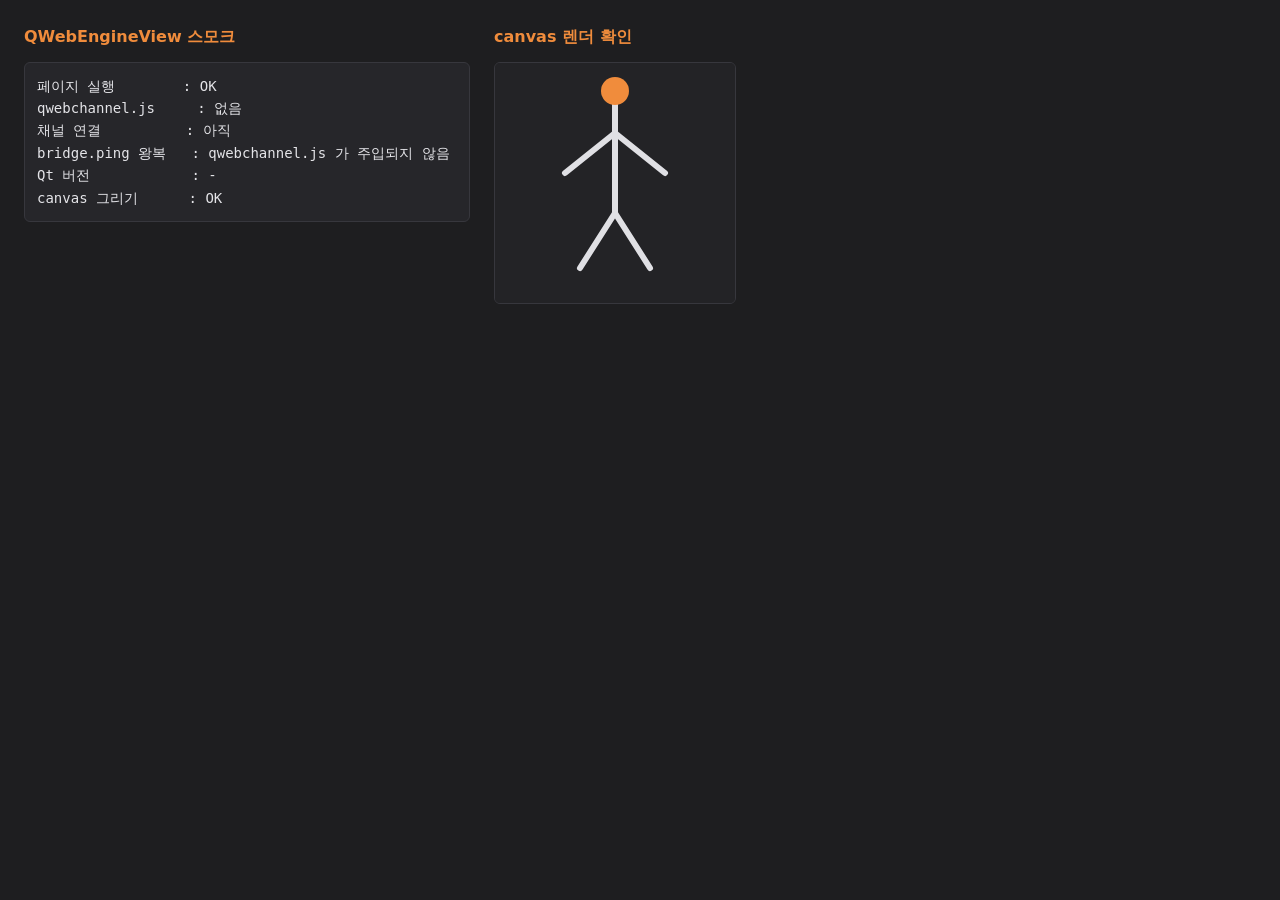
<file: maxmcp/ui/studio/web/smoke.html>
<!doctype html>
<html lang="ko">
<head>
<meta charset="utf-8">
<title>BVH Studio — smoke</title>
<style>
  html, body { margin: 0; height: 100%; background: #1e1e20; color: #e4e4e8;
               font: 14px/1.6 "Segoe UI", system-ui, sans-serif; }
  main { padding: 24px; display: flex; gap: 24px; align-items: flex-start; }
  h1 { font-size: 16px; margin: 0 0 12px; color: #f08c3c; }
  pre { background: #26262a; border: 1px solid #37373d; border-radius: 6px;
        padding: 12px; margin: 0; min-width: 420px; white-space: pre-wrap; }
  canvas { border: 1px solid #37373d; border-radius: 6px; background: #232326; }
  .ok { color: #7fc98a; } .bad { color: #e2765e; }
</style>
</head>
<body>
<main>
  <div>
    <h1>QWebEngineView 스모크</h1>
    <pre id="out">시작…</pre>
  </div>
  <div>
    <h1>canvas 렌더 확인</h1>
    <canvas id="c" width="240" height="240"></canvas>
  </div>
</main>

<script>
/* 결과는 window.__smokeResult 에 JSON 문자열로 남긴다.
   파이썬(smoke.py)이 runJavaScript 로 읽어 보고서에 넣는다. */
const out = document.getElementById("out");
const result = {
  page_ran: true,
  qwebchannel_present: typeof QWebChannel !== "undefined",
  channel_connected: false,
  ping_ok: false,
  ping_error: null,
  canvas_drawn: false,
  qt_version: null,
};

function show(extra) {
  const lines = [
    `페이지 실행        : ${result.page_ran ? "OK" : "실패"}`,
    `qwebchannel.js     : ${result.qwebchannel_present ? "OK (주입됨)" : "없음"}`,
    `채널 연결          : ${result.channel_connected ? "OK" : "아직"}`,
    `bridge.ping 왕복   : ${result.ping_ok ? "OK" : (result.ping_error || "아직")}`,
    `Qt 버전            : ${result.qt_version || "-"}`,
    `canvas 그리기      : ${result.canvas_drawn ? "OK" : "실패"}`,
  ];
  out.textContent = lines.join("\n") + (extra ? "\n\n" + extra : "");
  window.__smokeResult = JSON.stringify(result);
}

/* canvas 는 GPU 렌더 경로가 사는지 보는 용도다. 흰 화면이면 여기도 안 나온다. */
try {
  const ctx = document.getElementById("c").getContext("2d");
  ctx.fillStyle = "#232326"; ctx.fillRect(0, 0, 240, 240);
  ctx.strokeStyle = "#e0e0e4"; ctx.lineWidth = 6; ctx.lineCap = "round";
  ctx.beginPath();
  ctx.moveTo(120, 40); ctx.lineTo(120, 150);
  ctx.moveTo(120, 70); ctx.lineTo(70, 110);
  ctx.moveTo(120, 70); ctx.lineTo(170, 110);
  ctx.moveTo(120, 150); ctx.lineTo(85, 205);
  ctx.moveTo(120, 150); ctx.lineTo(155, 205);
  ctx.stroke();
  ctx.fillStyle = "#f08c3c";
  ctx.beginPath(); ctx.arc(120, 28, 14, 0, Math.PI * 2); ctx.fill();
  result.canvas_drawn = true;
} catch (e) {
  result.canvas_drawn = false;
}
show();

if (result.qwebchannel_present) {
  new QWebChannel(qt.webChannelTransport, (channel) => {
    result.channel_connected = true;
    const bridge = channel.objects.bridge;
    show();
    if (!bridge) { result.ping_error = "bridge 객체가 등록되지 않음"; show(); return; }
    bridge.ping("hello", (raw) => {
      try {
        const res = JSON.parse(raw);
        result.ping_ok = res.ok === true;
        result.qt_version = res.data && res.data.qt;
        if (!res.ok) result.ping_error = res.error;
        show(res.ok ? "echo: " + res.data.echo : "");
      } catch (e) {
        result.ping_error = "응답 파싱 실패: " + e;
        show();
      }
    });
  });
} else {
  result.ping_error = "qwebchannel.js 가 주입되지 않음";
  show();
}
</script>
</body>
</html>
</file>
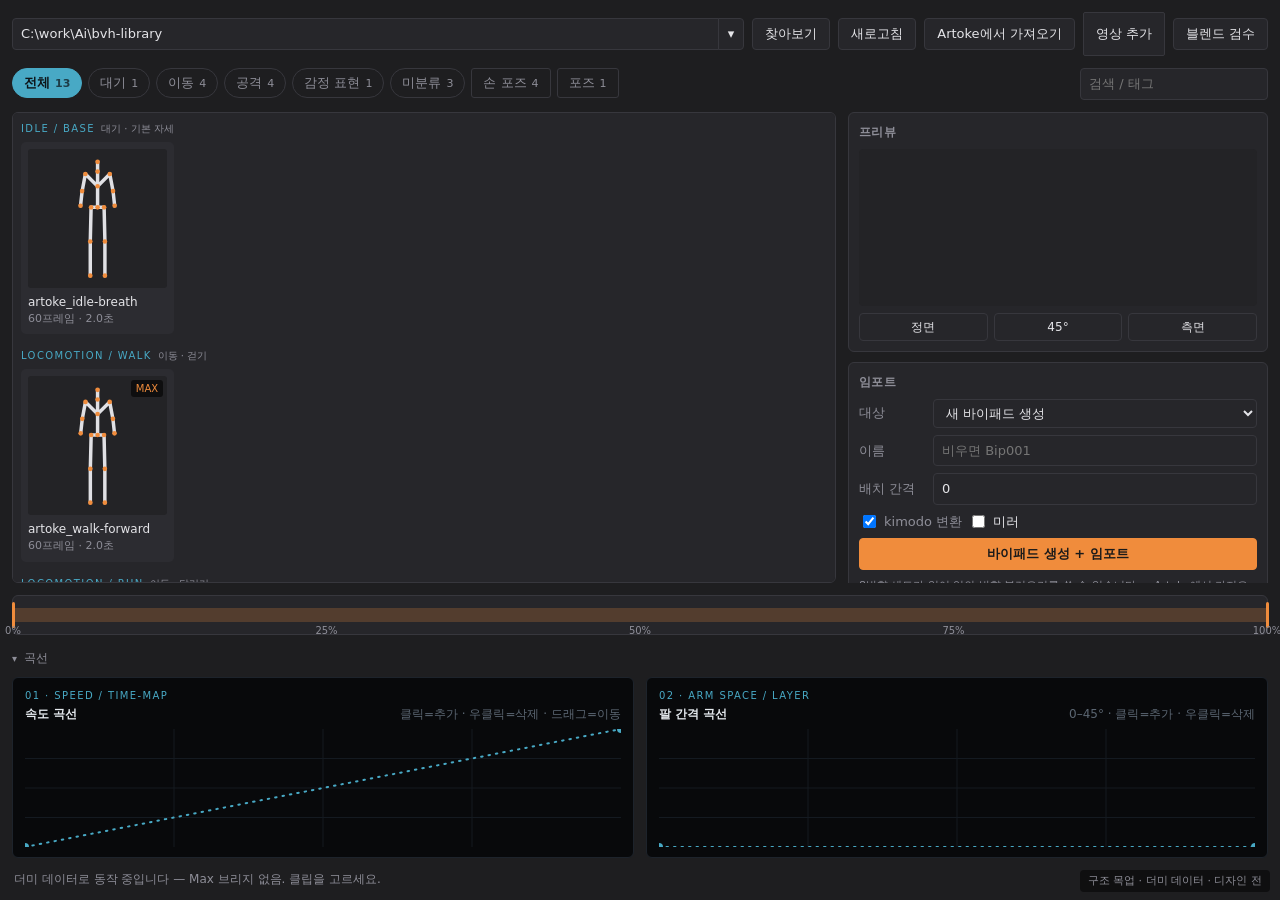
<file: maxmcp/ui/studio/web/studio_draft.html>
<!doctype html>
<html lang="ko">
<head>
<meta charset="utf-8">
<meta name="viewport" content="width=device-width, initial-scale=1">
<title>BVH Studio — 구조 목업 (디자인 전)</title>
<style>
/* ------------------------------------------------------------------
   이 스타일시트는 자리표시자다. 피그마 디자인이 확정되면 통째로 교체한다.
   일부러 중립적으로 뒀다 — 배치와 상태만 보이면 된다.
   app.js 가 찾는 선택자(.clip-card, [data-action] 등)는 유지해야 한다.
   ------------------------------------------------------------------ */
:root {
  --bg: #1e1e20;
  --panel: #26262a;
  --line: #37373d;
  --text: #e4e4e8;
  --dim: #8e8e98;
  --accent: #f08c3c;
  --pose: #48a9c5;
  /* 이 PC 에만 있는 클립. --pose 청록과 헷갈리지 않게 확실한 파랑으로 둔다. */
  --local: #5b8dfa;
  --gap: 12px;
}
* { box-sizing: border-box; }
body {
  margin: 0;
  background: var(--bg);
  color: var(--text);
  font: 13px/1.5 "Segoe UI", system-ui, sans-serif;
  height: 100vh;
  display: grid;
  grid-template-rows: auto auto 1fr auto auto;
  gap: var(--gap);
  padding: var(--gap);
}

/* 상단 바 */
.topbar { display: flex; gap: 8px; align-items: center; flex-wrap: wrap; }
.topbar input[type="text"] { flex: 0 1 auto; }

/* 필터 줄 — 선반 칩과 검색. 동작 버튼과 섞지 않는다.
   칩이 세 줄로 늘어나므로 검색 칸은 가운데가 아니라 위에 맞춘다. */
.filterbar { display: flex; gap: 8px; align-items: flex-start; }
.shelf-chips { display: flex; flex-direction: column; gap: 5px; flex: 1 1 auto; min-width: 0; }
.cat-bar { display: flex; gap: 6px; flex: 1 1 auto; flex-wrap: wrap; min-width: 0; }
/* 아래 줄일수록 들여쓰고 작게. 세 줄이 같은 무게면 어느 것이 어느 것의 하위인지
   읽을 때마다 다시 따져야 한다. */
.cat-bar.is-sub { padding-left: 4px; }
.cat-bar.is-detail { padding-left: 16px; }
.cat-bar.is-sub .cat-chip,
.cat-bar.is-detail .cat-chip { padding: 3px 9px; font-size: 12px; }
.cat-bar[hidden] { display: none; }
.cat-chip {
  background: transparent;
  border: 1px solid var(--line);
  color: var(--dim);
  padding: 4px 11px;
  border-radius: 999px;
  font: inherit;
  cursor: pointer;
  white-space: nowrap;
  transition: color 160ms cubic-bezier(0, 0, 0.2, 1),
              border-color 160ms cubic-bezier(0, 0, 0.2, 1);
}
.cat-chip:hover { color: var(--text); border-color: var(--dim); }
.cat-chip .n { color: var(--dim); margin-left: 5px; font-size: 11px; }
.cat-chip.is-on { background: var(--pose); border-color: var(--pose); color: #0d1418; font-weight: 600; }
.cat-chip.is-on .n { color: #0d1418; opacity: .72; }
/* 클립이 아직 없는 선반. 지우지 않고 점선으로 둔다 — 사이트와 같은 이유로,
   빈자리가 다음에 만들 클립을 가리킨다. 있는 것만 보이면 라이브러리가 다 찬
   것처럼 보인다. */
.cat-chip.is-empty { border-style: dashed; color: #5a5a63; }
.cat-chip.is-empty:hover { color: var(--dim); border-color: var(--dim); }

input[type="text"], input[type="number"], select {
  background: var(--panel);
  border: 1px solid var(--line);
  color: var(--text);
  padding: 5px 8px;
  border-radius: 4px;
  font: inherit;
}
/* 폴더 칸 + 최근 목록. 목록은 입력칸 아래에 떠야 해서 감싸는 쪽이 기준이 된다. */
.folder-field { position: relative; display: flex; flex: 1 1 320px; min-width: 200px; }
.folder-field input[data-field="folder"] { flex: 1 1 auto; min-width: 0; border-radius: 4px 0 0 4px; }
.folder-drop { border-radius: 0 4px 4px 0; padding: 0 9px; margin-left: -1px; }
.folder-list {
  position: absolute; top: calc(100% + 4px); left: 0; right: 0; z-index: 20;
  background: #2c2c31; border: 1px solid var(--line); border-radius: 5px;
  padding: 4px; max-height: 240px; overflow-y: auto;
  box-shadow: 0 8px 20px rgba(0,0,0,.45);
}
.folder-list[hidden] { display: none; }
.folder-list button {
  display: block; width: 100%; text-align: left; background: transparent;
  border: 0; color: var(--text); padding: 5px 8px; border-radius: 3px;
  font: inherit; cursor: pointer;
  white-space: nowrap; overflow: hidden; text-overflow: ellipsis;
}
.folder-list button:hover { background: #37373d; }
.folder-list .empty { color: var(--dim); padding: 5px 8px; }
input[data-field="search"] { flex: 0 1 180px; }

/* 8방향 블렌드. 위쪽 임포트 설정을 공유하므로 같은 카드 안에 두되, 선 하나로
   "고른 클립을 넣는 것"과 "없는 방향을 만들어 넣는 것"을 구분한다. */
.blend-block { margin-top: 10px; padding-top: 10px; border-top: 1px solid var(--line); }
.blend-head { font-size: 11px; color: var(--dim); margin-bottom: 6px; }
.blend-block output { flex: 0 0 84px; text-align: right; font-variant-numeric: tabular-nums; }
.blend-block input[type="range"] { flex: 1 1 auto; }
.blend-note { margin: 8px 0 0; font-size: 11px; color: var(--dim); }

button {
  background: var(--panel);
  border: 1px solid var(--line);
  color: var(--text);
  padding: 5px 12px;
  border-radius: 4px;
  font: inherit;
  cursor: pointer;
}
button:hover { border-color: var(--dim); }
button.primary { background: var(--accent); border-color: var(--accent); color: #1a1a1a; font-weight: 600; }
button.video-add { min-height: 44px; border-radius: 2px; }

.video-job-card {
  display: none; align-items: center; gap: 10px; padding: 8px 10px;
  background: var(--panel); border: 1px solid var(--line); border-radius: 2px;
}
.video-job-card.is-visible { display: flex; }
.video-job-copy { flex: 1; min-width: 180px; }
.video-job-label { white-space: nowrap; overflow: hidden; text-overflow: ellipsis; }
.video-progress { height: 4px; margin-top: 5px; background: #161619; border-radius: 2px; overflow: hidden; }
.video-progress > span { display: block; width: 0; height: 100%; background: var(--pose); transition: width .2s ease; }
.video-job-state { color: var(--pose); font-size: 11px; }

label.check { display: inline-flex; align-items: center; gap: 5px; cursor: pointer; white-space: nowrap; }

/* 본문 2단 */
.body { display: grid; grid-template-columns: 1fr 420px; gap: var(--gap); min-height: 0; }

/* 클립 그리드 — 사이트(viewer)와 같은 대분류→소분류 선반으로 그룹핑한다.
   분류는 Artoke 동기화가 남긴 artoke-manifest.json 에서 오고, 로컬 생성분은
   맨 아래 "미분류" 로 모인다. */
.clip-grid {
  display: flex;
  flex-direction: column;
  gap: 14px;
  overflow-y: auto;
  padding: 8px;
  background: var(--panel);
  border: 1px solid var(--line);
  border-radius: 6px;
}
.clip-group-label {
  margin: 0 0 6px;
  font-size: 10px;
  letter-spacing: .14em;
  color: var(--pose);
  text-transform: uppercase;
}
.clip-group-label .ko { color: var(--dim); letter-spacing: 0; text-transform: none; margin-left: 6px; }
.clip-cards {
  display: grid;
  grid-template-columns: repeat(auto-fill, minmax(128px, 1fr));
  gap: 10px;
}
.clip-card {
  border: 1px solid transparent;
  border-radius: 5px;
  padding: 6px;
  cursor: pointer;
  background: #2c2c31;
}
.clip-card:hover { border-color: var(--dim); }
.clip-card.is-selected { border-color: var(--accent); }
.clip-card canvas { width: 100%; aspect-ratio: 1; display: block; border-radius: 3px; background: #232326; }
.clip-card .name { margin-top: 5px; font-size: 12px; overflow: hidden; text-overflow: ellipsis; white-space: nowrap; }
.clip-card .tags { color: var(--dim); font-size: 11px; overflow: hidden; text-overflow: ellipsis; white-space: nowrap; }
.clip-card.is-broken { opacity: .45; cursor: not-allowed; }
.clip-card.is-broken .name::after { content: " ⚠"; }

/* 하이브리드 썸네일: Max 배치가 찍은 PNG 가 있는 카드와 계산 썸네일 카드가 섞인다.
   디자인할 때 두 상태가 다 존재한다는 걸 염두에 둘 것. */
.clip-card { position: relative; }

/* 카드 설명. 브라우저 기본 title 툴팁은 Max 의 웹뷰에서 카드 아래 고정된 자리에
   뜨고 늦게 나타난다 — 커서를 옮겨 가며 여러 장을 훑을 때 어느 카드 설명인지
   알기 어렵다. 커서를 따라오게 직접 그린다. */
.clip-card.is-polished::after {
  content: ""; position: absolute; top: .4rem; right: .4rem;
  width: .5rem; height: .5rem; border-radius: 50%;
  background: #e0524d; box-shadow: 0 0 0 2px rgba(0,0,0,.35);
}

.clip-menu {
  position: fixed; z-index: 60; min-width: 9rem; padding: .25rem;
  background: var(--panel, #24242c); border: 1px solid var(--line, #3a3a45);
  border-radius: .5rem; box-shadow: 0 6px 20px rgba(0,0,0,.45);
  display: flex; flex-direction: column;
}
/* `display: flex` 가 브라우저 기본 `[hidden] { display: none }` 을 이겨서, 우클릭
   메뉴가 켜는 것과 무관하게 늘 왼쪽 위에 떠 있었다 (폴더 경로 칸을 가렸다). */
.clip-menu[hidden] { display: none; }
.clip-menu button {
  text-align: left; background: none; border: 0; padding: .4rem .6rem;
  border-radius: .35rem; color: inherit; cursor: pointer;
}
.clip-menu button:hover { background: var(--hover, #33333d); }
.clip-menu button.danger:hover { background: #5a2a2a; }
.clip-menu hr { border: 0; border-top: 1px solid var(--line, #3a3a45); margin: .25rem 0; }

.clip-tip {
  position: fixed;
  z-index: 60;
  max-width: 260px;
  border: 1px solid #4a4a52;
  border-radius: 4px;
  background: #17171a;
  padding: 6px 8px;
  color: #d8d8dc;
  font-size: 11px;
  line-height: 1.5;
  white-space: pre-line;
  pointer-events: none;  /* 툴팁이 커서를 가로채면 카드가 hover 를 잃는다 */
  box-shadow: 0 4px 14px rgba(0, 0, 0, 0.55);
}
.clip-tip[hidden] { display: none; }
.clip-card.is-rendered .thumb-badge {
  position: absolute; top: 10px; right: 10px;
  background: rgba(0,0,0,.6); color: var(--accent);
  font-size: 10px; padding: 1px 5px; border-radius: 3px;
}
.clip-card .thumb-badge { display: none; }
.clip-card.is-rendered .thumb-badge { display: block; }

/* 로컬 전용 클립 — 사이트에서 가져온 것이 아니라 이 PC 에만 있다. 지우면
   되돌릴 곳이 없고 동기화가 다시 받아 주지도 않으므로 눈에 띄어야 한다.
   MAX 배지는 오른쪽 위라 이쪽은 왼쪽 위에 둔다. */
.clip-card.is-local { border-color: var(--local); }
/* 선택이 로컬 테두리를 이긴다 — 지금 고른 것이 어느 카드인지가 먼저다.
   배지는 그대로 남아서 로컬이라는 사실은 선택 중에도 사라지지 않는다. */
.clip-card.is-local.is-selected { border-color: var(--accent); }
.clip-card .local-badge {
  display: none;
  position: absolute; top: 10px; left: 10px;
  background: rgba(0,0,0,.6); color: var(--local);
  font-size: 10px; padding: 1px 5px; border-radius: 3px;
}
.clip-card.is-local .local-badge { display: block; }

/* 우측 패널 */
/* 오른쪽 열은 창보다 길어질 수 있다 — 프리뷰·임포트·임포트 후가 세로로 쌓인다.
   넘치는 걸 그냥 두면 맨 아래 "임포트 후" 가 창 밖으로 잘려서 바이패드를
   고를 수가 없다. 스크롤을 주고 프리뷰는 최소 높이 밑으로 안 줄어들게 한다. */
.side { display: flex; flex-direction: column; gap: 10px; min-height: 0; overflow-y: auto; }
.card { background: var(--panel); border: 1px solid var(--line); border-radius: 6px; padding: 10px; }
.card h2 { margin: 0 0 8px; font-size: 12px; color: var(--dim); font-weight: 600; letter-spacing: .04em; }
.row { display: flex; gap: 6px; align-items: center; margin-bottom: 7px; }
.row > label:first-child { flex: 0 0 68px; color: var(--dim); }
.row > input, .row > select { flex: 1 1 auto; min-width: 0; }

/* 뷰포트는 남는 세로 공간을 전부 먹는다. 아래 카드들은 고정 높이라 안 밀린다. */
.card.preview { flex: 1 1 auto; display: flex; flex-direction: column; min-height: 240px; }
.preview canvas { width: 100%; flex: 1 1 auto; min-height: 0; display: block; border-radius: 4px; background: #232326; }
.preview-bar { display: flex; gap: 6px; margin-top: 7px; }
.preview-bar button { flex: 1; padding: 4px; font-size: 12px; }

/* 포즈 선반: .cpy 에 내장된 TGA 썸네일을 클립 카드 자리에 그대로 보여준다.
   오른손/왼손/양손은 둘째 줄 칩이다. 누르면 "임포트 후" 바이패드의 현재 프레임·
   현재 레이어에 키가 찍힌다 — 레이어는 맥스 모션 패널에서 고른다. */
.pose-card { position: relative; width: 139px; border: 1px solid var(--line); border-radius: 6px; overflow: hidden; cursor: pointer; background: #232326; padding: 0; }
.pose-card img { width: 100%; display: block; aspect-ratio: 139 / 113; object-fit: cover; }
.pose-card span { position: absolute; left: 0; right: 0; bottom: 0; font-size: 11px; text-align: center; background: rgba(0,0,0,.55); color: #ddd; padding: 2px 0; }
.pose-card:hover { border-color: var(--accent); }
.pose-card.is-last { border-color: var(--accent); box-shadow: 0 0 0 1px var(--accent) inset; }
.pose-card .kind { top: 0; bottom: auto; left: auto; right: 0; width: auto; padding: 1px 5px; font-size: 10px;
  background: var(--accent); color: #1a1a1a; font-weight: 600; border-radius: 0 0 0 4px; }
/* 카드 위 삭제 단추. 평소에는 숨어 있다 — 적용하려고 카드를 누르는 것이 훨씬
   잦은 동작이라, 지우기 표적이 늘 떠 있으면 실수로 누르기 쉽다. */
.pose-card .del {
  top: 0; bottom: auto; left: auto; right: 0; width: 18px; height: 18px; padding: 0;
  line-height: 18px; font-size: 13px; background: rgba(0,0,0,.6); color: #F5B642;
  border-radius: 0 0 0 4px; display: none;
}
.pose-card:hover .del { display: block; }
.pose-card .del:hover { background: #F5B642; color: #1a1a1a; }
/* R/L 뱃지가 같은 자리를 쓰므로, 삭제 단추가 뜨면 그 왼쪽으로 비켜난다. */
.pose-card:hover .kind { right: 18px; }

/* 방향 칩 뒤에 붙는 "키 찍기" 토글. 켜면 붙여넣기를 animate 컨텍스트로 감싸 키를 남긴다. */
.cat-chip.is-key { margin-left: 10px; border-style: dashed; }
.cat-chip.is-key.is-on { border-style: solid; }

/* 거르는 칩이 아니라 누르면 바로 일이 벌어지는 단추다. 색으로 갈라 놓는다. */
.cat-chip.is-save { margin-left: 10px; border-radius: 3px; border-color: var(--accent); color: var(--accent); }
.cat-chip.is-save:hover { background: var(--accent); color: #1a1a1a; font-weight: 600; }

/* 포즈 선반은 모션 분류가 아니라 포즈 묶음이라 성격이 다르다. 둥근 분류 칩
   사이에서 네모로 두어 한눈에 갈리게 한다. 좌우 토글도 같은 네모를 쓴다 —
   거르는 칩이 아니라 "어디에 넣을지" 를 정하는 스위치라는 뜻이다. */
.cat-chip.is-square { border-radius: 3px; }
.cat-chip.is-square.is-on { background: var(--accent); border-color: var(--accent); color: #1a1a1a; font-weight: 600; }
.cat-chip.is-side { border-radius: 3px; border-style: dashed; }
.cat-chip.is-side.is-on { border-style: solid; background: var(--accent); border-color: var(--accent); color: #1a1a1a; font-weight: 600; }
.side-label { color: var(--dim); font-size: 12px; align-self: center; margin-right: 2px; }

/* 애니메이션 레이어. 맥스 모션 패널의 Layers 롤아웃을 옮겨 온 것이다 —
   포즈를 레이어에 얹고 지우는 동안 패널을 오가지 않게. */
.layer-list { display: flex; gap: 4px; flex-wrap: wrap; flex: 1 1 auto; min-width: 0; }
.layer-list button {
  padding: 2px 8px; font-size: 11px; border-radius: 3px;
}
.layer-list button.is-current { background: var(--accent); border-color: var(--accent); color: #1a1a1a; font-weight: 600; }
.layer-list button.is-off { opacity: .45; text-decoration: line-through; }
.layer-list .empty { color: var(--dim); font-size: 11px; padding: 3px 0; }
.layer-bar { display: flex; gap: 4px; }
.layer-bar button { flex: 1; padding: 3px; font-size: 12px; }

/* 출처 뱃지: 여러 원본 폴더를 한 루트(정션 모음)로 묶으면 카드만 보고는
   어디서 온 클립인지 알 수 없다. 라이선스가 출처마다 다르므로 늘 보인다. */
.clip-card .source {
  position: absolute; left: 4px; bottom: 34px; max-width: calc(100% - 8px);
  padding: 1px 5px; border-radius: 3px; font-size: 10px; color: #cfd3dc;
  background: rgba(0,0,0,.62); overflow: hidden; text-overflow: ellipsis; white-space: nowrap;
}
/* 업로드 금지 폴더는 화면 위쪽에 계속 띠를 둔다. 실수로 올리면 스토어 전체가 걸린다. */
.no-upload {
  display: none; align-items: center; gap: 8px; margin: 0 0 6px;
  padding: 6px 10px; border-radius: 6px; font-size: 12px;
  background: rgba(220, 80, 80, .13); border: 1px solid rgba(220, 80, 80, .45); color: #ffb4b4;
}
.no-upload.is-on { display: flex; }
.no-upload b { color: #ff8f8f; letter-spacing: .04em; }

/* 타임라인 */
.timeline {
  position: relative; height: 40px; background: var(--panel);
  border: 1px solid var(--line); border-radius: 6px; touch-action: none; user-select: none;
}
.timeline .track { position: absolute; inset: 12px 0; }
.timeline .kept { position: absolute; top: 0; bottom: 0; background: rgba(240,140,60,.22); border-left: 1px solid var(--accent); border-right: 1px solid var(--accent); }
.trim-handle { position: absolute; top: 0; bottom: 0; width: 11px; margin-left: -5px; cursor: ew-resize; }
.trim-handle::after { content: ""; position: absolute; left: 4px; top: -6px; bottom: -6px; width: 3px; background: var(--accent); border-radius: 2px; }
.timeline .ticks { position: absolute; left: 0; right: 0; bottom: 1px; height: 10px; color: var(--dim); font-size: 10px; }
.timeline .ticks span { position: absolute; transform: translateX(-50%); }

/* 곡선 — 여기만 피그마 정본(BVH Studio / Tracking Editor) 디자인 언어를 따른다.
   배경 #08090B · 정상 #48A9C5 · 선택 #F5B642 · Noto Sans KR · Ease Out 160–240ms.
   나머지 화면은 아직 자리표시자다. */
/* 접이식 곡선 패널. 접히면 .curves 가 사라지고 헤더 한 줄만 남는다. */
.curve-panel { display: flex; flex-direction: column; gap: 8px; }
.curve-toggle {
  display: flex; align-items: center; gap: 7px;
  align-self: flex-start;
  background: transparent; border: none; padding: 2px 0;
  color: var(--dim); font: inherit; font-size: 12px; cursor: pointer;
}
.curve-toggle:hover { color: var(--text); }
.curve-toggle .tw {
  display: inline-block; font-size: 10px;
  transition: transform 160ms cubic-bezier(0, 0, 0.2, 1);
}
.curve-panel[data-open="0"] .tw { transform: rotate(-90deg); }
.curve-panel[data-open="0"] .curves { display: none; }
/* 접어도 임포트에 걸린 값은 보여야 한다 — 안 보이는 설정이 결과를 바꾸면
   원인을 찾을 방법이 없다. 기본값이 아닐 때만 켜진다. */
.curve-summary { color: #F5B642; }

.curves { display: grid; grid-template-columns: 1fr 1fr; gap: var(--gap); }
.curve {
  background: #08090B;
  border: 1px solid #1D232B;
  border-radius: 6px;
  padding: 10px 12px;
  font-family: "Noto Sans KR", "Segoe UI", system-ui, sans-serif;
  transition: border-color 200ms cubic-bezier(0, 0, 0.2, 1);
}
.curve:hover { border-color: #2D3946; }
.curve .ovl { color: #48A9C5; font-size: 10px; letter-spacing: .14em; margin-bottom: 3px; }
.curve h2 {
  margin: 0 0 6px; font-size: 12px; color: #E6EBF0; font-weight: 600;
  letter-spacing: -0.01em; line-height: 1.4; display: flex; justify-content: space-between;
}
.curve h2 .hint { font-weight: 400; color: #5B6672; letter-spacing: 0; }
.curve canvas { width: 100%; height: 118px; display: block; touch-action: none; cursor: crosshair; }

.status { color: var(--dim); font-size: 12px; min-height: 18px; padding: 0 2px; }
.status.is-error { color: #e2765e; }
.status.is-ok { color: #7fc98a; }

/* 삭제 확인 — 네이티브 confirm 대신 페이지 안 모달 (스타일 통제 + 채널 안 막음) */
.confirm-overlay {
  position: fixed; inset: 0; display: none;
  align-items: center; justify-content: center;
  background: rgba(0, 0, 0, .6); z-index: 30;
}
.confirm-overlay.is-open { display: flex; }
.confirm-box {
  width: min(420px, 90vw);
  background: #08090B; border: 1px solid #1D232B; border-radius: 6px;
  padding: 16px 18px;
  font-family: "Noto Sans KR", "Segoe UI", system-ui, sans-serif;
}
.confirm-box .confirm-text { margin: 0 0 6px; color: #E6EBF0; font-weight: 600; letter-spacing: -0.01em; }
.confirm-box .confirm-note { margin: 0 0 14px; color: var(--dim); font-size: 12px; line-height: 1.45; white-space: pre-line; }
.confirm-actions { display: flex; gap: 8px; justify-content: flex-end; }
.confirm-actions .danger { background: #F5B642; border-color: #F5B642; color: #1a1a1a; font-weight: 600; }

.mock-note {
  position: fixed; right: 10px; bottom: 8px; font-size: 11px; color: var(--dim);
  background: rgba(0,0,0,.5); padding: 3px 8px; border-radius: 4px; pointer-events: none;
}
</style>
</head>
<body>

<div class="topbar">
  <!-- 폴더는 타이핑 말고 고르게 한다. 로컬 클립 폴더와 동기화본 폴더를 오가며
       견주는 일이 잦은데, 매번 경로를 치면 오타 하나로 "폴더에 .bvh 가 없습니다"
       를 보게 된다. -->
  <div class="folder-field">
    <input type="text" data-field="folder" value="C:\work\Ai\bvh-library" spellcheck="false">
    <button class="folder-drop" data-action="folder-history"
            aria-label="최근 연 폴더" aria-expanded="false" title="최근 연 폴더">▾</button>
    <div class="folder-list" data-field="folder-list" hidden></div>
  </div>
  <!-- 경로를 손으로 치면 오타 하나에 "이 폴더에 클립이 없습니다" 만 뜨고 무엇이
       틀렸는지는 화면 어디에도 없다. 찾아보기가 그걸 없앤다. -->
  <button data-action="browse" title="폴더 찾아보기">찾아보기</button>
  <button data-action="refresh">새로고침</button>
  <button data-action="sync">Artoke에서 가져오기</button>
  <button class="video-add" data-action="add-video">영상 추가</button>
  <button data-action="blend-preview" title="8방향 세트가 엔진에서 제대로 섞일지 뷰어에서 검수">블렌드 검수</button>
</div>

<!-- 필터는 동작 버튼과 줄을 나눈다. 한 줄에 섞여 있으면 "폴더를 바꾸는 것"과
     "보고 있는 범위를 좁히는 것"이 같은 무게로 보여서 매번 읽고 골라야 한다. -->
<div class="filterbar">
  <!-- 사이트(viewer)의 ShelfChips 와 같은 3 줄. 카테고리를 고르면 역할 줄이,
       역할을 고르면 세부 줄이 열린다. 줄을 항상 세 개 그려 두지 않는 것은
       고르지 않았을 때 보여 줄 내용이 없어서다. -->
  <div class="shelf-chips">
    <div class="cat-bar" data-field="category" role="group" aria-label="카테고리"></div>
    <div class="cat-bar is-sub" data-field="sub" role="group" aria-label="역할" hidden></div>
    <div class="cat-bar is-detail" data-field="detail" role="group" aria-label="세부" hidden></div>
  </div>
  <input type="text" data-field="search" placeholder="검색 / 태그">
</div>

<div class="video-job-card" aria-live="polite">
  <div class="video-job-copy">
    <div class="video-job-label">영상 변환 대기</div>
    <div class="video-progress" aria-hidden="true"><span></span></div>
  </div>
  <span class="video-job-state"></span>
  <button data-action="cancel-video">취소</button>
</div>

<div class="no-upload" data-no-upload>
  <b>업로드 금지</b><span data-no-upload-note></span>
</div>

<div class="body">
  <div class="clip-grid"></div>

  <div class="side">
    <div class="card preview">
      <h2>프리뷰</h2>
      <canvas></canvas>
      <div class="preview-bar">
        <button data-action="azimuth" data-deg="0">정면</button>
        <button data-action="azimuth" data-deg="45">45°</button>
        <button data-action="azimuth" data-deg="90">측면</button>
      </div>
    </div>

    <div class="card">
      <h2>임포트</h2>
      <div class="row"><label>대상</label><select data-field="target"><option value="">새 바이패드 생성</option></select></div>
      <div class="row"><label>이름</label><input type="text" data-field="name" value="" placeholder="비우면 Bip001"></div>
      <div class="row"><label>배치 간격</label><input type="number" data-field="spacing" value="0" min="0" max="2000" step="10"></div>
      <div class="row">
        <label class="check"><input type="checkbox" data-field="convert" checked> kimodo 변환</label>
        <label class="check"><input type="checkbox" data-field="mirror"> 미러</label>
      </div>
      <button class="primary" data-action="import" style="width:100%">바이패드 생성 + 임포트</button>

      <!-- 8방향 블렌드. 위 설정(대상·이름·배치 간격·convert·미러)을 그대로 쓰고
           클립 대신 굳힌 결과를 넣으므로 임포트 카드 안에 둔다. -->
      <div class="blend-block" data-blend hidden>
        <div class="blend-head">임의 방향으로 불러오기</div>
        <div class="row">
          <label>방향</label>
          <input type="range" data-field="blend-angle" min="0" max="359" step="1" value="0">
          <output data-out="blend-angle">0°</output>
        </div>
        <div class="row">
          <label>속도</label>
          <input type="range" data-field="blend-speed" min="0" max="1" step="0.01" value="0">
          <output data-out="blend-speed">—</output>
        </div>
        <button data-action="blend-import" style="width:100%">이 방향으로 불러오기</button>
      </div>
      <p class="blend-note" data-blend-note hidden></p>
    </div>

    <div class="card">
      <h2>임포트 후</h2>
      <div class="row"><label>바이패드</label><select data-field="biped"></select></div>
      <!-- 레이어0 이 베이스다. 위로 쌓은 레이어는 지우거나 아래로 접을 수 있다. -->
      <div class="row"><label>레이어</label><div class="layer-list" data-layer-list></div></div>
      <div class="row layer-bar">
        <button data-action="layer-add" title="현재 맨 위에 레이어를 하나 더 쌓습니다">+ 추가</button>
        <button data-action="layer-del" title="지금 고른 레이어를 지웁니다 (되돌릴 수 없습니다)">삭제</button>
        <button data-action="layer-toggle" title="지금 고른 레이어를 껐다 켭니다">켜기/끄기</button>
        <button data-action="layer-collapse" title="고른 레이어 하나를 바로 아래 레이어에 합칩니다 (되돌릴 수 없습니다)">레이어 합병</button>
      </div>
      <!-- In Place Mode 를 여기 둔 이유: 맥스 모션 패널의 그 버튼은 현재 레이어가
           베이스가 아니면 조용히 죽는다(팔 간격을 걸면 그렇게 된다). 이 버튼은
           레이어를 먼저 내리고 켜므로 항상 눌린다. -->
      <div class="row">
        <label>In Place</label>
        <button data-action="in-place-on">제자리 재생 켜기</button>
        <button data-action="in-place-off">끄기</button>
      </div>
      <div class="row">
        <label>팔 간격</label>
        <button data-action="arm-space-show">레이어 보기</button>
        <button data-action="arm-space-hide">베이스로</button>
      </div>
      <!-- 맥스에는 BVH 익스포터가 없다(익스포터 목록에 Biovision 없음, CS 는
           .bip/.fig 뿐). 폴리싱한 클립을 꺼내는 유일한 길이라 여기 둔다. -->
      <!-- 포즈 선반의 "＋ 맥스에서 저장" 과 짝이다. 이쪽은 지금 폴더에 .bvh 로
           바로 써서 라이브러리 카드로 만든다. 위치를 고르는 것은 아래 단추다. -->
      <button data-action="save-anim" style="width:100%">＋ 애니 라이브러리에 저장</button>
      <button data-action="export-bvh" style="width:100%">BVH로 내보내기…</button>
      <button data-action="mixer" style="width:100%">Motion Mixer로 보내기</button>
    </div>
  </div>
</div>

<div class="timeline">
  <div class="track">
    <div class="kept"></div>
    <div class="trim-handle" data-side="start"></div>
    <div class="trim-handle" data-side="end"></div>
  </div>
  <div class="ticks"></div>
</div>

<!-- 곡선은 접힌다. 창 높이의 20%(181px)를 상시 먹는데, 클립을 고르는 동안은
     할 일이 없다 — 임포트를 다듬을 때만 쓰는 파라미터다. 접으면 그만큼이 클립
     그리드로 간다(900px 창에서 2.6줄 → 3.6줄).
     타임라인은 40px 뿐이고 트림 상태를 늘 보여주므로 접지 않는다. -->
<section class="curve-panel" data-open="1">
  <button class="curve-toggle" data-action="toggle-curves" aria-expanded="true">
    <span class="tw">▾</span>
    <span>곡선</span>
    <span class="curve-summary"></span>
  </button>
<div class="curves">
  <div class="curve" data-kind="speed">
    <div class="ovl">01 · SPEED / TIME-MAP</div>
    <h2>속도 곡선 <span class="hint">클릭=추가 · 우클릭=삭제 · 드래그=이동</span></h2>
    <canvas></canvas>
  </div>
  <div class="curve" data-kind="armspace">
    <div class="ovl">02 · ARM SPACE / LAYER</div>
    <h2>팔 간격 곡선 <span class="hint">0–45° · 클릭=추가 · 우클릭=삭제</span></h2>
    <canvas></canvas>
  </div>
</div>
</section>

<!-- 우클릭 메뉴. 우클릭이 곧 삭제였는데 폴리싱이 붙어 세 갈래가 됐다.
     메뉴로 바꾸면 실수로 지우는 것도 한 겹 막힌다. -->
<div class="clip-menu" hidden>
  <button data-action="polish-save">폴리싱 저장</button>
  <button data-action="polish-revert">되돌리기</button>
  <button data-action="reveal">파일 위치 열기</button>
  <hr>
  <button data-action="menu-delete" class="danger">삭제</button>
</div>

<div class="confirm-overlay">
  <div class="confirm-box">
    <p class="confirm-text"></p>
    <p class="confirm-note"></p>
    <div class="confirm-actions">
      <button data-action="confirm-cancel">취소</button>
      <button class="danger" data-action="confirm-delete">정말로 삭제하겠습니다</button>
    </div>
  </div>
</div>

<div class="status">클립을 고르세요.</div>
<div class="mock-note">구조 목업 · 더미 데이터 · 디자인 전</div>

<script>
/* ==================================================================
   BVH Studio 구조 목업

   실제 툴에서는 아래 dummy* 함수 자리에 QWebChannel 의 `bridge` 가 들어간다.
   bridge 가 있으면 그걸 쓰고, 없으면 더미로 도는 구조 — 계획서 Task 10 Step 4
   의 "브라우저에서 먼저 확인한다" 를 그대로 따른 것이다.

   포즈 데이터 모양은 파이썬 build_pose_data() 의 반환값과 같다:
     { bones: [[parent, child], ...],
       poses: [ {joint: [x,y,z], ...}, ... ],
       frames: int, frame_time: float }
   ================================================================== */

/* Max 안에서는 QWebChannel 로 파이썬 브리지가 붙는다. 밖(브라우저)에서는
   더미 데이터로 돈다 — 디자인 반복을 Max 재시작 없이 돌리기 위한 것이다. */
const BRIDGE = { obj: null };

function bcall(method, arg, cb) {
  /* 브리지 슬롯은 항상 {ok, data|error} JSON 문자열을 돌려준다 */
  const done = (raw) => {
    let res;
    try { res = JSON.parse(raw); } catch (e) { res = { ok: false, error: "응답 파싱 실패: " + raw }; }
    cb(res);
  };
  if (arg === null) BRIDGE.obj[method](done);
  else BRIDGE.obj[method](arg, done);
}

/* ---------- 창을 넘어 남는 설정 ----------
   마지막으로 연 폴더 같은 값은 파이썬이 파일로 들고 있다. 웹뷰는 Qt 기본
   프로필(off-the-record)로 도는 데다 페이지가 file:// 라 localStorage 가 창과
   함께 사라진다 — 스크립트를 다시 불러올 때마다 경로가 기본값으로 돌아가던
   원인이 이것이다. 브리지가 없을 때(브라우저에서 초안을 볼 때)만 localStorage 로
   물러선다. */
const SETTINGS = { data: {}, ready: false };

function settingGet(key, fallback) {
  if (SETTINGS.ready) {
    const value = SETTINGS.data[key];
    return value === undefined ? fallback : value;
  }
  try {
    const raw = localStorage.getItem(key);
    return raw === null ? fallback : JSON.parse(raw);
  } catch (e) {
    return fallback;
  }
}

/* 화면은 기다리지 않는다 — 메모리에 먼저 반영하고 저장은 뒤따라간다. 저장이
   실패해도 이번 세션은 정상으로 굴러가고, 다음 저장이 다시 시도한다. */
function settingSet(key, value) {
  SETTINGS.data[key] = value;
  if (BRIDGE.obj) {
    bcall("write_setting", JSON.stringify({ key: key, value: value }), () => {});
    return value;
  }
  try { localStorage.setItem(key, JSON.stringify(value)); } catch (e) {}
  return value;
}

function loadSettings(done) {
  if (!BRIDGE.obj) { done(); return; }
  bcall("read_settings", null, (res) => {
    const data = res.ok ? res.data : null;
    SETTINGS.data = data && typeof data === "object" ? data : {};
    SETTINGS.ready = true;
    done();
  });
}

function restoreLastFolder() {
  const last = folderHistory()[0];
  if (last) document.querySelector('[data-field="folder"]').value = last;
}

function connectBridge() {
  if (typeof QWebChannel === "undefined" || !(window.qt && qt.webChannelTransport)) return false;
  new QWebChannel(qt.webChannelTransport, (channel) => {
    BRIDGE.obj = channel.objects.bridge;
    if (!BRIDGE.obj) { setStatus("bridge 객체가 등록되지 않았습니다", "error"); return; }
    /* 설정을 먼저 읽는다. 마지막 폴더가 그 안에 있으므로, 넣기 전에 클립을 읽으면
       기본 폴더를 한 번 읽고 나서 또 읽게 된다. */
    loadSettings(() => {
      restoreLastFolder();
      setCurvesOpen(!!settingGet(CURVES_OPEN_KEY, true));
      loadClipsFromBridge();
      loadHandPoses();
    });
  });
  return true;
}

/* ---------- 더미 클립 목록 ----------
   category/sub/detail 은 실제 데이터에서 artoke-manifest.json (사이트) 과
   local-shelf.json (로컬 전용) 이 준다. 더미에도 채워 그룹핑 디자인을 브라우저에서
   확인할 수 있게 한다. 세부까지 간 것, 역할까지만 간 것, 미분류를 섞어 뒀다 —
   셋 다 실제로 나오는 모양이라 하나라도 빠지면 그리드를 판단할 수 없다. */
const DUMMY_CLIPS = [
  { stem: "artoke_walk-forward",   tags: ["artoke", "walk-forward"], kind: "walk",   rendered: true, category: "locomotion", sub: "walk" },
  { stem: "artoke_run-fast",       tags: ["artoke", "run-fast"],     kind: "run",    rendered: true, category: "locomotion", sub: "run" },
  { stem: "artoke_idle-breath",    tags: ["artoke", "idle-breath"],  kind: "idle",   category: "idle", sub: "base" },
  { stem: "attack-normal-01",      tags: ["attack-normal-01"],       kind: "kick",   local: true, category: "attack", sub: "combo", detail: "hit1" },
  { stem: "attack-normal-02",      tags: ["attack-normal-02"],       kind: "kick",   local: true, category: "attack", sub: "combo", detail: "hit2" },
  { stem: "spin-kick",             tags: ["spin-kick"],              kind: "kick",   local: true, category: "attack", sub: "combo" },
  { stem: "attack-dash-start",     tags: ["attack-dash-start"],      kind: "run",    local: true, category: "attack", sub: "dash", detail: "start" },
  { stem: "jump-land",             tags: ["jump-land"],              kind: "jump",   local: true, category: "locomotion", sub: "jump", detail: "land" },
  { stem: "wave-hello",            tags: ["wave-hello"],             kind: "wave",   local: true, category: "emote", sub: "greet" },
  { stem: "broken-export_03",      tags: ["broken-export"],          kind: null,     local: true },
  { stem: "turn-left-90",          tags: ["turn-left-90"],           kind: "walk",   local: true },
  { stem: "sit-down",              tags: ["sit-down"],               kind: "sit",    local: true },
  { stem: "artoke_sprint-stop",    tags: ["artoke", "sprint-stop"],  kind: "run",    category: "locomotion", sub: "sprint" },
];

/* 사이트 분류표(viewer-models.ts)의 일부. 전부 옮기지 않는 것은 의도다 — 더미는
   그룹핑을 눈으로 보려고 있는 것이고, 정본은 언제나 매니페스트다. */
const DUMMY_CATEGORIES = [
  { slug: "idle", label: "대기", subs: [
    { slug: "base", label: "기본 자세" }, { slug: "reaction", label: "반응" },
  ]},
  { slug: "locomotion", label: "이동", subs: [
    { slug: "walk", label: "걷기" }, { slug: "jog", label: "조깅" },
    { slug: "run", label: "달리기" }, { slug: "sprint", label: "전력질주" },
    { slug: "turn", label: "방향 전환" },
    { slug: "jump", label: "점프", details: [
      { slug: "takeoff", label: "도약" }, { slug: "air", label: "공중" },
      { slug: "land", label: "착지" },
    ]},
  ]},
  { slug: "attack", label: "공격", subs: [
    { slug: "combo", label: "기본 연계", details: [
      { slug: "hit1", label: "1타" }, { slug: "hit2", label: "2타" },
      { slug: "hit3", label: "3타" }, { slug: "finish", label: "마무리" },
    ]},
    { slug: "dash", label: "돌진", details: [
      { slug: "start", label: "시작" }, { slug: "loop", label: "지속" },
      { slug: "end", label: "종료" },
    ]},
  ]},
  { slug: "emote", label: "감정 표현", subs: [{ slug: "greet", label: "인사" }] },
];

/* ---------- 더미 골격 ---------- */
const BONES = [
  ["Hips","Chest"],["Chest","Neck"],["Neck","Head"],
  ["Chest","LeftUpArm"],["LeftUpArm","LeftLowArm"],["LeftLowArm","LeftHand"],
  ["Chest","RightUpArm"],["RightUpArm","RightLowArm"],["RightLowArm","RightHand"],
  ["Hips","LeftUpLeg"],["LeftUpLeg","LeftLowLeg"],["LeftLowLeg","LeftFoot"],
  ["Hips","RightUpLeg"],["RightUpLeg","RightLowLeg"],["RightLowLeg","RightFoot"],
];

/* 동작별 성격. 실제 툴은 BVH 좌표를 쓰므로 이 표는 목업 전용이다 —
   카드가 전부 똑같아 보이면 그리드 디자인을 판단할 수 없어서 넣었다. */
const KINDS = {
  idle:   { amp: 0.12, crouch:  0, lift: 0, armUp: 0.0, splay: 0.0 },
  walk:   { amp: 0.55, crouch:  0, lift: 0, armUp: 0.0, splay: 0.0 },
  run:    { amp: 1.00, crouch:  6, lift: 0, armUp: 0.0, splay: 0.0 },
  kick:   { amp: 1.20, crouch:  0, lift: 0, armUp: 0.0, splay: 0.9 },
  jump:   { amp: 0.80, crouch: -8, lift: 26, armUp: 0.8, splay: 0.3 },
  crouch: { amp: 0.40, crouch: 34, lift: 0, armUp: 0.0, splay: 0.2 },
  wave:   { amp: 0.20, crouch:  0, lift: 0, armUp: 1.0, splay: 0.0 },
  sit:    { amp: 0.10, crouch: 46, lift: 0, armUp: 0.0, splay: 0.5 },
};

function dummyPose(phase, kind) {
  const TAU = Math.PI * 2;
  const k = KINDS[kind] || KINDS.walk;
  const amp = k.amp;
  const s = Math.sin(phase * TAU), c = Math.cos(phase * TAU);
  const bob = Math.abs(Math.sin(phase * TAU)) * 3 * amp;
  const hipY = 92 - bob - k.crouch + k.lift * Math.max(0, s);

  const legSwing = s * 32 * amp * (1 + k.splay), legSwing2 = -s * 32 * amp;
  const armSwing = -s * 26 * amp, armSwing2 = s * 26 * amp;
  const knee = Math.max(0, c) * 18 * amp + k.crouch * 0.6;

  const p = {};
  p.Hips  = [0, hipY, 0];
  p.Chest = [0, hipY + 26, 0];
  p.Neck  = [0, hipY + 44, 0];
  p.Head  = [0, hipY + 56, 0];

  const wave = k.armUp * (30 + 14 * s);
  p.LeftUpArm   = [-15, hipY + 41, 0];
  p.LeftLowArm  = [-19 - k.armUp * 4, hipY + 20 + wave, armSwing * 0.5];
  p.LeftHand    = [-21 - k.armUp * 8, hipY + 2 + wave * 2, armSwing];
  p.RightUpArm  = [ 15, hipY + 41, 0];
  p.RightLowArm = [ 19, hipY + 20, armSwing2 * 0.5];
  p.RightHand   = [ 21, hipY + 2,  armSwing2];

  p.LeftUpLeg   = [-8, hipY, 0];
  p.LeftLowLeg  = [-9, hipY - 42 + knee * 0.3, legSwing * 0.6];
  p.LeftFoot    = [-9, hipY - 84 + knee,       legSwing];
  p.RightUpLeg  = [ 8, hipY, 0];
  p.RightLowLeg = [ 9, hipY - 42, legSwing2 * 0.6];
  p.RightFoot   = [ 9, hipY - 84, legSwing2];
  return p;
}

/* 재생 프레임은 균등 간격이어야 원본 타이밍이 보존된다. 포즈 차이가 큰 순으로
   고르면 정지 한 장으로는 좋지만 이어 붙이면 멈췄다 순간이동하는 것처럼 보인다. */
const PLAYBACK_FRAMES = 24;

/* 정지 상태에서 보여줄 대표 프레임: 평균 포즈에서 가장 먼 것.
   0번은 대개 준비 자세라 무슨 동작인지 설명하지 못한다. (파이썬 poster_index 와 같은 규칙) */
function posterIndex(poses) {
  const vecs = poses.map((p) => {
    const root = p.Hips;
    return Object.keys(p).sort().flatMap((n) => [0, 1, 2].map((a) => p[n][a] - root[a]));
  });
  if (!vecs.length) return 0;
  const mean = vecs[0].map((_, i) => vecs.reduce((s, v) => s + v[i], 0) / vecs.length);
  const dist = (v) => v.reduce((s, x, i) => s + (x - mean[i]) ** 2, 0);
  let best = 0;
  vecs.forEach((v, i) => { if (dist(v) > dist(vecs[best])) best = i; });
  return best;
}

function dummyPoseData(kind) {
  if (!kind) return null;                       // 파싱 실패 클립
  const poses = [];
  for (let i = 0; i < PLAYBACK_FRAMES; i++) poses.push(dummyPose(i / PLAYBACK_FRAMES, kind));
  return { bones: BONES, poses, poster: posterIndex(poses), frames: 60, frame_time: 1 / 30 };
}

/* ---------- 그리기 ---------- */
function project(pos, azimuthDeg) {
  const r = azimuthDeg * Math.PI / 180;
  return [pos[0] * Math.cos(r) + pos[2] * Math.sin(r), pos[1]];
}

function fitCanvas(canvas) {
  const dpr = window.devicePixelRatio || 1;
  const rect = canvas.getBoundingClientRect();
  const w = Math.max(1, Math.round(rect.width * dpr));
  const h = Math.max(1, Math.round(rect.height * dpr));
  if (canvas.width !== w || canvas.height !== h) { canvas.width = w; canvas.height = h; }
  const ctx = canvas.getContext("2d");
  ctx.setTransform(dpr, 0, 0, dpr, 0, 0);
  return { ctx, w: rect.width, h: rect.height };
}

/* 클립 전체 프레임을 덮는 투영 바운딩박스. 방위각마다 한 번만 계산해 캐시한다. */
function clipBounds(data, azimuth) {
  data._bounds = data._bounds || {};
  if (data._bounds[azimuth]) return data._bounds[azimuth];
  let minX = Infinity, maxX = -Infinity, minY = Infinity, maxY = -Infinity;
  for (const pose of data.poses) {
    for (const name in pose) {
      const [x, y] = project(pose[name], azimuth);
      if (x < minX) minX = x; if (x > maxX) maxX = x;
      if (y < minY) minY = y; if (y > maxY) maxY = y;
    }
  }
  return (data._bounds[azimuth] = { minX, maxX, minY, maxY });
}

function drawPose(canvas, data, index, azimuth) {
  const { ctx, w, h } = fitCanvas(canvas);
  ctx.clearRect(0, 0, w, h);
  if (!data) {
    ctx.fillStyle = "#5a5a62";
    ctx.font = "12px system-ui";
    ctx.textAlign = "center";
    /* undefined = 브리지 응답 대기(로딩), null = 파싱 실패 */
    ctx.fillText(data === undefined ? "…" : "파싱 실패", w / 2, h / 2);
    return;
  }
  const pose = data.poses[((index % data.poses.length) + data.poses.length) % data.poses.length];
  const pts = {};
  for (const name in pose) pts[name] = project(pose[name], azimuth);

  /* 배율은 클립 전체 bounds 로 한 번만 정한다. 프레임마다 다시 맞추면
     (a) 웅크린 자세가 확대되어 선 자세와 구분이 안 되고
     (b) 재생 중 매 프레임 크기가 출렁여 캐릭터가 숨쉬듯 떨린다.
     파이썬 build_pose_data 가 클립 단위 bounds 를 캐시에 넣는 이유다. */
  const b = clipBounds(data, azimuth);
  const span = Math.max(b.maxX - b.minX, b.maxY - b.minY) || 1;
  const scale = (Math.min(w, h) * 0.82) / span;
  const cx = (b.maxX + b.minX) / 2, cy = (b.maxY + b.minY) / 2;
  const S = (p) => [w / 2 + (p[0] - cx) * scale, h / 2 - (p[1] - cy) * scale];

  ctx.lineCap = "round";
  ctx.lineWidth = Math.max(2, Math.min(w, h) / 40);
  ctx.strokeStyle = "#e0e0e4";
  ctx.beginPath();
  for (const [a, b] of data.bones) {
    if (!pts[a] || !pts[b]) continue;
    const p1 = S(pts[a]), p2 = S(pts[b]);
    ctx.moveTo(p1[0], p1[1]); ctx.lineTo(p2[0], p2[1]);
  }
  ctx.stroke();

  ctx.fillStyle = "#f08c3c";
  const r = Math.max(1.5, Math.min(w, h) / 60);
  for (const n in pts) {
    const p = S(pts[n]);
    ctx.beginPath(); ctx.arc(p[0], p[1], r, 0, Math.PI * 2); ctx.fill();
  }
}

/* ---------- 상태 ---------- */
const state = {
  clips: [],
  categories: [],         // 사이트의 선반 구조 (artoke-manifest.json 에서)
  // 고른 선반 ("" = 그 단계는 안 좁힘). DOM 이 아니라 여기가 정본이다.
  category: "",
  sub: "",
  detail: "",
  poseCache: new Map(),
  pending: new Set(),      // 브리지에 포즈를 요청해 놓고 기다리는 클립
  importCount: 0,          // 배치 간격 = importCount x spacing (원본 .ms 와 같은 규칙)
  selected: null,
  hovered: null,
  azimuth: 0,
  trim: [0, 1],
  // 기본은 펼침. 처음부터 접혀 있으면 곡선이 있다는 걸 모르는 사람이 생기는데,
  // 임포트 결과를 바꾸는 기능이라 발견성을 깎을 만한 이득이 아니다.
  curvesOpen: true,  // 브리지가 붙은 뒤 저장된 값으로 덮어쓴다
  speedPoints:  [[0, 0], [1, 1]],
  // 0 에서 시작한다. 곡선을 임포트에 실제로 걸게 되었으므로, 기본값이 0 이
  // 아니면 아무도 요청하지 않은 팔 벌림이 모든 임포트에 붙는다.
  armPoints:    [[0, 0], [1, 0]],
  videoJob: null,
  videoTimer: null,
  // 8방향 블렌드. tiers 가 비어 있으면 컨트롤을 잠근다 — 세트가 없거나 위상 파일이
  // 없는 상태에서 섞으면 발이 엇갈린 클립이 나오므로 이유를 말하고 막는다.
  folder: "",
  blendTiers: [],
  blendHasPhase: false,
  blendAngle: 0,
  blendSpeed: 0,
};

const grid = document.querySelector(".clip-grid");
const previewCanvas = document.querySelector(".preview canvas");
const statusEl = document.querySelector(".status");

function setStatus(msg, kind) {
  statusEl.textContent = msg;
  statusEl.className = "status" + (kind ? " is-" + kind : "");
}

function poseFor(stem) {
  if (state.poseCache.has(stem)) return state.poseCache.get(stem);
  const clip = state.clips.find((c) => c.stem === stem);

  /* 브리지가 있고 실제 파일 경로가 있으면 파이썬에서 FK 좌표를 받아온다.
     비동기라 도착 전에는 undefined(로딩)를 돌려주고, 도착하면 그 카드만 다시 그린다. */
  if (BRIDGE.obj && clip && clip.path) {
    if (!state.pending.has(stem)) {
      state.pending.add(stem);
      bcall("pose_data", clip.path, (res) => {
        state.pending.delete(stem);
        state.poseCache.set(stem, res.ok ? res.data : null);
        const card = grid.querySelector('.clip-card[data-stem="' + CSS.escape(stem) + '"]');
        if (card) {
          if (!res.ok) { card.classList.add("is-broken"); card.title = res.error; }
          drawPose(card.querySelector("canvas"), state.poseCache.get(stem), posterOf(stem), 0);
          card.querySelector(".tags").textContent = clipMeta(stem);
          // 프레임 수와 이동량은 지금 막 도착했다 — 설명도 같이 고친다.
          if (res.ok) card.dataset.tip = clipTooltip(clipByStem(stem) || { stem: stem });
        }
      });
    }
    return undefined;                          // 로딩 중
  }

  state.poseCache.set(stem, dummyPoseData(clip ? clip.kind : null));
  return state.poseCache.get(stem);
}

/* 블렌드 컨트롤은 세트가 갖춰졌을 때만 열린다. 조용히 감추지 않고 왜 못 쓰는지
   적는다 — 감추면 "이 기능이 있는데 안 보인다"가 되고, 이유를 적으면 동기화하면
   된다는 것이 바로 읽힌다. */
function setBlendBusy(busy) {
  const button = document.querySelector('[data-action="blend-import"]');
  if (!button) return;
  button.disabled = busy;
  button.textContent = busy ? "굳히는 중…" : "이 방향으로 불러오기";
}

function renderBlendControls() {
  const block = document.querySelector("[data-blend]");
  const note = document.querySelector("[data-blend-note]");
  if (!block || !note) return;
  const usable = state.blendTiers.length > 0 && state.blendHasPhase;
  block.hidden = !usable;

  if (usable) {
    /* 층이 하나뿐이면 섞을 속도가 없다 — 방향만 열어 둔다. */
    const single = state.blendTiers.length < 2;
    const speed = document.querySelector('[data-field="blend-speed"]');
    speed.disabled = single;
    document.querySelector('[data-out="blend-speed"]').textContent = single
      ? state.blendTiers[0]
      : blendSpeedLabel();
    note.hidden = false;
    note.textContent = "속도층: " + state.blendTiers.join(" → ");
    return;
  }

  note.hidden = false;
  if (state.blendTiers.length === 0) {
    note.textContent =
      "8방향 세트가 없어 임의 방향 불러오기를 쓸 수 없습니다 — Artoke에서 가져오면 열립니다.";
  } else {
    note.textContent =
      "phase.json 이 없어 발접지를 맞출 수 없습니다 — 다시 동기화하세요. " +
      "정렬 없이 섞으면 발이 엇갈린 클립이 나옵니다.";
  }
}

function blendSpeedLabel() {
  /* 슬라이더 위치가 어느 층 사이에 있는지 이름으로 보여준다. m/s 는 굳혀 봐야
     알 수 있으므로(위상 가중 평균이 필요하다) 여기서는 층 이름만 쓴다. */
  const tiers = state.blendTiers;
  if (tiers.length < 2) return tiers[0] || "—";
  const span = state.blendSpeed * (tiers.length - 1);
  const low = Math.min(tiers.length - 2, Math.floor(span));
  const t = span - low;
  if (t < 0.02) return tiers[low];
  if (t > 0.98) return tiers[low + 1];
  return tiers[low] + " → " + tiers[low + 1];
}

function refreshBlendTiers() {
  if (!BRIDGE.obj) { renderBlendControls(); return; }
  bcall("blend_tiers", state.folder, (res) => {
    state.blendTiers = res.ok ? res.data.tiers || [] : [];
    state.blendHasPhase = res.ok ? !!res.data.hasPhase : false;
    renderBlendControls();
  });
}

const FOLDER_HISTORY_KEY = "bvhStudio.folders";
const FOLDER_HISTORY_MAX = 8;

/* 최근 연 폴더. 클립이 실제로 있던 폴더만 기억한다 — 오타로 아무것도 못 읽은
   경로까지 남기면 목록이 금세 쓰레기가 되고, 그러면 고르는 값이 없어진다.
   윈도 경로는 대소문자를 구분하지 않으므로 중복 판정도 그렇게 한다. */
function folderHistory() {
  const saved = settingGet(FOLDER_HISTORY_KEY, []);
  return Array.isArray(saved) ? saved.filter((v) => typeof v === "string" && v) : [];
}

function saveFolderHistory(list) {
  settingSet(FOLDER_HISTORY_KEY, list);
  return list;
}

function rememberFolder(folder) {
  if (!folder) return;
  const key = folder.toLowerCase();
  return saveFolderHistory(
    [folder, ...folderHistory().filter((v) => v.toLowerCase() !== key)]
      .slice(0, FOLDER_HISTORY_MAX)
  );
}

/* 목록에서만 뺀다. 폴더도 그 안의 클립도 건드리지 않는다 — 이름이 "삭제" 라
   폴더가 지워지는 것으로 읽힐 수 있어, 확인 문구에서 그 점을 분명히 한다. */
function forgetFolder(folder) {
  const key = folder.toLowerCase();
  return saveFolderHistory(folderHistory().filter((v) => v.toLowerCase() !== key));
}

function renderFolderHistory() {
  const list = document.querySelector('[data-field="folder-list"]');
  const current = (document.querySelector('[data-field="folder"]').value || "").toLowerCase();
  // 지금 열려 있는 폴더는 뺀다 — 고르면 아무 일도 안 일어나는 항목이다.
  const entries = folderHistory().filter((v) => v.toLowerCase() !== current);
  list.innerHTML = "";
  if (!entries.length) {
    const empty = document.createElement("div");
    empty.className = "empty";
    empty.textContent = "최근 연 폴더가 없습니다";
    list.appendChild(empty);
    return;
  }
  for (const folder of entries) {
    const button = document.createElement("button");
    button.type = "button";
    button.dataset.folder = folder;
    button.textContent = folder;
    button.title = folder;
    list.appendChild(button);
  }
}

function setFolderListOpen(open) {
  const list = document.querySelector('[data-field="folder-list"]');
  if (open) renderFolderHistory();
  list.hidden = !open;
  document
    .querySelector('[data-action="folder-history"]')
    .setAttribute("aria-expanded", String(open));
}

/* 이 라이브러리를 사이트에 올려도 되는가. 폴더에 DO-NOT-UPLOAD.txt 가 있으면
   출처가 있는 자료(추출본·리타게팅본)를 모아 둔 칸이다 — 폴더 이름만으로는
   두 칸이 구별되지 않아서 화면 위에 띠로 남겨 둔다. */
function showUploadPolicy(policy) {
  const bar = document.querySelector("[data-no-upload]");
  const blocked = !!policy && policy.upload === false;
  bar.classList.toggle("is-on", blocked);
  bar.querySelector("[data-no-upload-note]").textContent = blocked ? policy.note : "";
}

function loadClipsFromBridge(selectPath) {
  const folder = document.querySelector('[data-field="folder"]').value;
  state.folder = folder;
  refreshBlendTiers();
  bcall("list_clips", folder, (res) => {
    /* 실패해도 이전 폴더 클립을 화면에 남기지 않는다.

       남겨 두면 경로를 바꾸고 새로고침해도 그리드가 그대로라, 폴더가 안 바뀐
       것처럼 보인다 (오타 난 경로에서 실제로 그랬다). 더 나쁜 것은 남은 카드의
       path 가 옛 폴더를 가리킨다는 점이다 — 그 상태로 임포트하면 지금 보고 있는
       폴더가 아닌 파일이 들어간다. */
    const clips = res.ok ? res.data.clips : [];
    state.clips = clips;
    state.categories = res.ok ? res.data.categories || [] : [];
    showUploadPolicy(res.ok ? res.data.policy : null);
    state.poseCache.clear();
    state.pending.clear();
    if (!clips.length) state.selected = null;
    if (selectPath) {
      const selected = clips.find((clip) => clip.path === selectPath);
      if (selected) state.selected = selected.stem;
    }
    renderShelfChips();
    renderGrid();

    if (clips.length) {
      rememberFolder(folder);
      setStatus("라이브러리 " + clips.length + "개 클립 (실제 데이터)", "ok");
      refreshBipeds();
    } else if (!res.ok) {
      setStatus(res.error, "error");
    } else if (res.data.exists === false) {
      // 경로를 고쳐야 하는 경우와 파일을 넣어야 하는 경우는 할 일이 다르다.
      setStatus("그런 폴더가 없습니다: " + folder, "error");
    } else {
      setStatus("폴더에 .bvh/.fbx 가 없습니다: " + folder, "error");
    }
  });
}

const VIDEO_STAGES = {
  queued: "대기", extracting: "관절 추정", converting: "BVH 변환",
  validating: "검증", complete: "완료", blocked: "설치 필요",
  failed: "실패", cancelled: "취소됨"
};

function showVideoJob(job) {
  state.videoJob = job;
  const card = document.querySelector(".video-job-card");
  card.classList.add("is-visible");
  card.querySelector(".video-job-label").textContent = job.video || "영상 변환";
  card.querySelector(".video-job-state").textContent = VIDEO_STAGES[job.stage] || job.stage;
  card.querySelector(".video-progress > span").style.width = (job.progress || 0) + "%";
  card.querySelector('[data-action="cancel-video"]').style.display =
    ["complete", "blocked", "failed", "cancelled"].includes(job.status) ? "none" : "block";
}

function pollVideoJob(jobId) {
  clearTimeout(state.videoTimer);
  bcall("video_job_status", jobId, (res) => {
    if (!res.ok) { setStatus(res.error, "error"); return; }
    const job = res.data;
    showVideoJob(job);
    if (!["complete", "blocked", "failed", "cancelled"].includes(job.status)) {
      state.videoTimer = setTimeout(() => pollVideoJob(jobId), 500);
    } else if (job.status === "complete") {
      setStatus("BVH 생성 완료: " + job.bvh_path, "ok");
      loadClipsFromBridge(job.bvh_path);
    } else if (job.status === "blocked") {
      setStatus("RTMW3D 설치가 필요합니다: " + job.help_path, "error");
    } else if (job.status === "failed") {
      setStatus(job.error || "영상 변환 실패", "error");
    } else {
      setStatus("영상 변환을 취소했습니다.");
    }
  });
}

function addVideo() {
  if (!BRIDGE.obj) { setStatus("영상 추가는 3ds Max 안에서 동작합니다.", "error"); return; }
  bcall("choose_video", null, (picked) => {
    if (!picked.ok) { setStatus(picked.error, "error"); return; }
    if (picked.data.cancelled) return;
    const payload = {
      video: picked.data.path,
      library: document.querySelector('[data-field="folder"]').value
    };
    setStatus("RTMW3D 관절 추정 준비 중…");
    bcall("start_video_job", JSON.stringify(payload), (started) => {
      if (!started.ok) { setStatus(started.error, "error"); return; }
      showVideoJob(started.data);
      pollVideoJob(started.data.id);
    });
  });
}

/* 임포트 한 번. 클립 그리드에서 고른 파일과 굳힌 블렌드가 같은 경로를 쓴다 —
   대상 셀렉트, 이름, 배치 간격, convert, 미러가 한 군데에만 있어야 둘이 갈리지 않는다.
   extras 는 호출자가 넣는 페이로드 추가분(트림·타임맵·팔 키)이고, label 은 상태줄에
   쓸 사람이 읽는 이름이다. */
function importPath(path, stem, extras, label) {
  const target = document.querySelector('[data-field="target"]').value;
  const shown = label || stem;
  const payload = Object.assign(
    {
      path: path,
      convert: document.querySelector('[data-field="convert"]').checked,
      mirror: document.querySelector('[data-field="mirror"]').checked,
    },
    extras || {},
  );
  if (target) {
    /* 기존 바이패드에 적용 — 이름/배치 간격은 새 바이패드 전용이라 안 보낸다 */
    payload.biped = target;
    setStatus("적용 중… (" + shown + " → " + target + ")");
    bcall("retarget_clip", JSON.stringify(payload), (res) => {
      if (res.ok) {
        setStatus(res.data.message, "ok");
        refreshBipeds();
      } else setStatus(res.error, "error");
    });
    return;
  }
  /* 비워 두면 Character Studio 가 스스로 이름을 붙인다 — 씬의 첫 바이패드가
     Bip001, 다음이 Bip002 다. 클립 이름을 붙이면 바이패드 하위 본이 전부
     "Bip_idle-airstate-back-loop Pelvis" 처럼 되어 Max 기본과 달라진다. */
  payload.name = document.querySelector('[data-field="name"]').value.trim();
  payload.x_offset = state.importCount * Number(document.querySelector('[data-field="spacing"]').value || 0);
  setStatus("임포트 중… (" + shown + ")");
  bcall("import_clip", JSON.stringify(payload), (res) => {
    if (res.ok) {
      state.importCount++;
      setStatus(res.data.message, "ok");
      refreshBipeds();
    } else setStatus(res.error, "error");
  });
}

function refreshBipeds() {
  if (!BRIDGE.obj) return;
  bcall("scene_bipeds", null, (res) => {
    if (!res.ok) return;
    /* "임포트 후" 의 biped 셀렉트와 "임포트" 의 대상 셀렉트를 같은 목록으로 채운다.
       대상 셀렉트는 맨 앞에 "새 바이패드 생성"(빈 값) 을 유지하고 선택을 보존한다. */
    for (const field of ["biped", "target"]) {
      const sel = document.querySelector('[data-field="' + field + '"]');
      const prev = sel.value;
      sel.innerHTML = "";
      if (field === "target") {
        const none = document.createElement("option");
        none.value = "";
        none.textContent = "새 바이패드 생성";
        sel.appendChild(none);
      }
      for (const name of res.data) {
        const opt = document.createElement("option");
        opt.value = name;
        opt.textContent = name;
        sel.appendChild(opt);
      }
      if ([...sel.options].some((o) => o.value === prev)) sel.value = prev;
    }
    updateImportButton();
    refreshLayers();
  });
}

/* 뷰포트에서 고른 바이패드를 "대상" 칸에 반영한다.

   이게 없으면 바이패드를 잡아 두고 임포트를 눌러도 대상 칸이 "새 바이패드 생성"
   이라 새로 하나 더 만든다 — 잡아 둔 뜻과 정반대다. 씬 선택이 바뀔 때만 칸을
   고치므로, 그 뒤에 목록에서 손으로 고른 값은 덮어쓰지 않는다.

   맥스 콜백 대신 짧은 주기로 물어본다: 창이 닫혀도 맥스에 남는 것이 없어야 하기
   때문이다 (남은 콜백이 뷰포트를 그릴 때마다 모달을 띄우는 사고를 겪었다). */
const SELECT_POLL_MS = 600;
let selectPollAt = 0;
let selectPollBusy = false;
let sceneBiped = null;

function pollSelectedBiped(now) {
  if (!BRIDGE.obj || selectPollBusy || now - selectPollAt < SELECT_POLL_MS) return;
  selectPollAt = now;
  selectPollBusy = true;
  bcall("selected_biped", null, (res) => {
    selectPollBusy = false;
    if (!res.ok) return;
    const name = res.data.name || "";
    if (name === sceneBiped) return;
    sceneBiped = name;
    // 선택을 풀었다고 대상을 되돌리지는 않는다 — 방금 고른 대상이 사라지면 놀란다.
    if (name) useSceneBiped(name);
  });
}

function useSceneBiped(name) {
  const target = document.querySelector('[data-field="target"]');
  const biped = document.querySelector('[data-field="biped"]');
  if (![...target.options].some((o) => o.value === name)) {
    // 목록에 없는 바이패드다 (방금 만들었거나 이름이 바뀌었다). 다시 읽고 다음 차례에.
    sceneBiped = null;
    refreshBipeds();
    return;
  }
  target.value = name;
  biped.value = name;
  updateImportButton();
  refreshLayers();
  setStatus("대상 바이패드: " + name + " (뷰포트에서 고름)", "ok");
}

/* ---- 애니메이션 레이어 --------------------------------------------------
   대상은 서버가 정한다(뷰포트 선택 우선). 레이어0 은 베이스라 지우거나 끌 수 없다. */
const layerList = document.querySelector("[data-layer-list]");
let layerCurrent = 0;

function renderLayers(data) {
  layerList.innerHTML = "";
  if (!data || !data.layers || !data.layers.length) {
    const note = document.createElement("span");
    note.className = "empty";
    note.textContent = "바이패드를 고르세요";
    layerList.appendChild(note);
    layerCurrent = 0;
    return;
  }
  layerCurrent = data.current;
  for (const layer of data.layers) {
    const chip = document.createElement("button");
    chip.dataset.layerIndex = layer.index;
    chip.textContent = "레이어" + layer.index;
    chip.title = layer.index === 0 ? "베이스 레이어" : (layer.name || "");
    if (layer.index === data.current) chip.classList.add("is-current");
    if (!layer.active) chip.classList.add("is-off");
    layerList.appendChild(chip);
  }
}

function refreshLayers() {
  if (!BRIDGE.obj) { renderLayers(null); return; }
  bcall("biped_layers", document.querySelector('[data-field="biped"]').value, (res) => {
    renderLayers(res.ok ? res.data : null);
  });
}

function layerOp(op, index) {
  if (!BRIDGE.obj) { setStatus("(목업) 레이어는 Max 안에서 동작합니다."); return; }
  const payload = { biped: document.querySelector('[data-field="biped"]').value, op: op };
  if (index !== undefined) payload.index = index;
  bcall("biped_layer_op", JSON.stringify(payload), (res) => {
    if (!res.ok) { setStatus(res.error, "error"); return; }
    renderLayers(res.data);
    setStatus(res.data.biped + " · 레이어" + res.data.current + " (" + res.data.layers.length + "칸)", "ok");
  });
}

layerList.addEventListener("click", (e) => {
  const chip = e.target.closest("[data-layer-index]");
  if (chip) layerOp("select", Number(chip.dataset.layerIndex));
});

document.querySelector('[data-field="biped"]').addEventListener("change", refreshLayers);

/* 대상이 기존 바이패드면 버튼이 하는 일이 달라진다 — 라벨로 알려준다 */
function updateImportButton() {
  const target = document.querySelector('[data-field="target"]').value;
  document.querySelector('[data-action="import"]').textContent =
    target ? "선택한 바이패드에 적용" : "바이패드 생성 + 임포트";
}

/* 속도 곡선이 항등이 아니면 (출력비율, 원본비율) 제어점을 프레임 단위 time_map 으로
   편다. 파이썬 build_time_map 과 같은 선형 보간 — 인덱스는 트림된 뒤 기준이다. */
/* 속도 곡선이 손대지 않은 그대로인가. 그대로면 임포트에 time_map 을 안 보낸다. */
function speedCurveIsIdentity() {
  const pts = state.speedPoints;
  return (
    pts.length === 2 &&
    pts[0][0] === 0 && pts[0][1] === 0 &&
    pts[1][0] === 1 && pts[1][1] === 1
  );
}

function timeMapFromCurve(data) {
  const pts = state.speedPoints;
  if (speedCurveIsIdentity() || !data || !data.frames) return null;
  const nSrc = Math.max(1, Math.round(data.frames * (state.trim[1] - state.trim[0])));
  const last = nSrc - 1;
  const outFrames = Math.max(1, Math.round(pts[pts.length - 1][0] * last) + 1);
  /* 화면과 같은 PCHIP 스플라인으로 샘플한다. 이론상 단조가 보장되지만
     부동소수 오차 방지로 누적 최댓값 클램프를 한 번 더 건다 (warp 의 감소 금지). */
  const map = [];
  let prev = 0;
  for (let i = 0; i < outFrames; i++) {
    let v = sampleCurve(pts, last ? i / last : 0) * last;
    if (v < prev) v = prev;
    map.push(v);
    prev = v;
  }
  return map;
}

/* 팔 간격 곡선의 최대 각도. 곡선 y(0~1) 를 여기에 곱해 도(度)로 만든다. */
const ARM_MAX_DEG = 45;

/* 팔 간격 곡선을 (프레임, 각도) 키로 편다.
   x 축은 임포트된 클립의 프레임 범위에 맞춘다 — 트림하면 짧아지고 속도 곡선을
   걸면 time_map 길이가 된다. 원본 프레임 수로 찍으면 키가 클립 밖으로 나간다. */
function armKeysFromCurve(data, timeMap) {
  const pts = state.armPoints;
  if (!pts.some((p) => p[1] > 0)) return null;      // 0 에 눕혀 두면 안 건다
  const frames = timeMap
    ? timeMap.length
    : data && data.frames
      ? Math.max(1, Math.round(data.frames * (state.trim[1] - state.trim[0])))
      : 0;
  if (!frames) return null;
  const last = Math.max(0, frames - 1);
  return pts.map((p) => [Math.round(p[0] * last), p[1] * ARM_MAX_DEG]);
}

/* 호버가 끝나면 0번이 아니라 대표 프레임으로 되돌아간다 */
function posterOf(stem) {
  const data = poseFor(stem);
  return data ? (data.poster || 0) : 0;
}

/* ---------- 그리드 ---------- */
function makeCard(clip) {
  const card = document.createElement("div");
  card.className = "clip-card";
  card.dataset.stem = clip.stem;
  /* 브리지 클립(path 있음)은 포즈 요청이 실패했을 때만 is-broken 이 붙는다
     (poseFor 콜백). 더미 클립은 kind 가 없으면 파싱 실패 시나리오다. */
  if (!clip.path && !clip.kind) {
    card.classList.add("is-broken");
    card.title = "BVH 파싱 실패 — 목록에서 빼지 않고 사유를 표시한다";
  }
  if (state.poseCache.get(clip.stem) === null && clip.path) {
    card.classList.add("is-broken");
  }
  if (clip.stem === state.selected) card.classList.add("is-selected");
  // Max 배치가 찍은 PNG 가 있으면 그걸 쓰고, 없으면 canvas 로 계산해 그린다.
  // PNG 가 없다고 빈칸을 만들지 않는다 — 라이브러리는 Max 없이도 즉시 열려야 한다.
  if (clip.rendered) card.classList.add("is-rendered");
  // 사이트에서 내려온 클립은 접두사가 붙어 저장된다. 접두사가 없으면 이 PC 에만
  // 있는 것이고, 동기화가 다시 받아 주지 않으므로 파랗게 표시한다.
  if (clip.local) card.classList.add("is-local");
  /* 폴리싱본이 있으면 카드에 점을 찍는다. 안 보이면 같은 클립을 두 번 손보거나
     이미 고친 것을 원본으로 착각한다. */
  if (clip.polished) card.classList.add("is-polished");
  card.innerHTML =
    "<canvas></canvas><span class='thumb-badge'>MAX</span>" +
    "<span class='local-badge' title='이 PC 에만 있는 클립 — 동기화로 복구되지 않습니다'>LOCAL</span>" +
    "<div class='name'></div><div class='tags'></div>";
  if (clip.source) {
    const source = document.createElement("span");
    source.className = "source";
    source.textContent = clip.source;
    source.title = "출처 폴더: " + clip.source;
    card.appendChild(source);
  }
  card.querySelector(".name").textContent = clip.stem;
  card.querySelector(".tags").textContent = clipMeta(clip.stem);
  card.dataset.tip = clipTooltip(clip);
  return card;
}

/* 카드에 마우스를 올렸을 때 나오는 설명.
   둘째 줄은 좁아서 길이밖에 못 적는다. 고르는 데 실제로 필요한 것 — 어느 선반에
   얹혔는지, 얼마나 가는지, 얼마나 빠른지 — 은 여기서 말한다.
   이동 정보는 이동 클립에만 붙는다: 제자리 클립에 "0.0m" 을 적으면 대기·공격
   카드마다 의미 없는 숫자가 붙는다. */
/* 커서를 따라오는 카드 설명. 기본 title 툴팁은 Max 웹뷰에서 카드 아래 고정된
   자리에 늦게 떠서, 여러 장을 훑을 때 어느 카드 것인지 알기 어려웠다. */
const TIP = document.createElement("div");
TIP.className = "clip-tip";
TIP.hidden = true;
document.body.appendChild(TIP);

function moveTip(event) {
  /* 커서 오른쪽 아래에 둔다. 화면 끝에서는 반대쪽으로 접어 잘리지 않게 한다. */
  const pad = 14;
  const box = TIP.getBoundingClientRect();
  let x = event.clientX + pad;
  let y = event.clientY + pad;
  if (x + box.width > window.innerWidth) x = event.clientX - box.width - pad;
  if (y + box.height > window.innerHeight) y = event.clientY - box.height - pad;
  TIP.style.left = Math.max(0, x) + "px";
  TIP.style.top = Math.max(0, y) + "px";
}

grid.addEventListener("mousemove", (event) => {
  const card = event.target.closest(".clip-card");
  const text = card && card.dataset.tip;
  if (!text) { TIP.hidden = true; return; }
  if (TIP.textContent !== text) TIP.textContent = text;
  TIP.hidden = false;
  moveTip(event);
});
grid.addEventListener("mouseleave", () => { TIP.hidden = true; });
/* 스크롤하면 카드가 커서 밑에서 빠져나간다 — 남아 있으면 엉뚱한 카드 설명이 된다. */
grid.addEventListener("scroll", () => { TIP.hidden = true; }, { passive: true });

function clipByStem(stem) {
  return state.clips.find((c) => c.stem === stem);
}

function sourceLine(clip) {
  return clip && clip.source ? "출처 " + clip.source + "\n" : "";
}

function clipTooltip(clip) {
  const lines = [clip.stem];
  const shelf = shelfLabels(clip);
  if (shelf.length) lines.push(shelf.join(" · "));

  const data = state.poseCache.get(clip.stem);
  if (data === null) {
    lines.push("파싱 실패");
  } else if (data) {
    lines.push(data.frames + "프레임 · " + (data.frames * data.frame_time).toFixed(1) + "초");
    if (data.travel) {
      lines.push(
        "이동 " + data.travel.metres.toFixed(1) + "m · " +
        data.travel.metres_per_second.toFixed(1) + "m/s"
      );
    }
  }
  if (clip.local) lines.push("이 PC 에만 있는 클립");
  if (clip.polished) lines.push("폴리싱본 있음 (polished/)");
  return lines.join("\n");
}

/* 카드 둘째 줄. 태그(stem 을 "_" 로 쪼갠 것)는 첫 줄과 같은 말이라 자리만
   먹었다 — artoke_run-b 아래에 "artoke · run-b". 대신 길이를 보여준다:
   6초짜리와 2초짜리를 누르지 않고 구분할 수 있어야 고르는 값이 있다.
   포즈는 비동기라 도착 전에는 점을 찍어 두고, 도착하면 그 카드만 고친다. */
function clipMeta(stem) {
  const data = state.poseCache.get(stem);
  if (data === null) return "파싱 실패";
  if (!data) return "…";
  return data.frames + "프레임 · " + (data.frames * data.frame_time).toFixed(1) + "초";
}

/* 헤더 카테고리 필터의 "미분류" 값. 빈 문자열은 "전체"라 쓸 수 없다. */
const UNSHELVED = "__unshelved";

function currentQuery() {
  return (document.querySelector('[data-field="search"]').value || "").trim().toLowerCase();
}

/* 클립이 얹힌 선반의 한국어 이름들. 클립 이름은 전부 영어라 이게 없으면
   "돌진" 으로는 아무것도 못 찾는다 — 화면에는 온통 한국어 선반 이름인데. */
function shelfLabels(clip) {
  const category = state.categories.find((c) => c.slug === clip.category);
  if (!category) return [];
  const sub = (category.subs || []).find((s) => s.slug === clip.sub);
  const detail = sub && (sub.details || []).find((d) => d.slug === clip.detail);
  return [category.label, sub && sub.label, detail && detail.label].filter(Boolean);
}

/* 검색어에 맞는 클립. 선반 좁히기는 여기서 하지 않는다 — 칩이 "검색 결과가
   어느 선반에 있는지" 를 세려면 좁히기 전 집합이 필요하다. */
function queryMatches() {
  const q = currentQuery();
  if (!q) return state.clips;
  return state.clips.filter(
    (clip) =>
      clip.stem.toLowerCase().includes(q) ||
      clip.tags.some((tag) => String(tag).toLowerCase().includes(q)) ||
      shelfLabels(clip).some((label) => label.toLowerCase().includes(q))
  );
}

/* 칩이 고른 범위 안인가. */
function inShelf(clip) {
  return (
    (!state.category ||
      (state.category === UNSHELVED ? !clip.category : clip.category === state.category)) &&
    (!state.sub || clip.sub === state.sub) &&
    (!state.detail || clip.detail === state.detail)
  );
}

/* 검색어를 넣었는데 고른 선반에 결과가 하나도 없으면 선반 선택을 푼다.

   3 단 칩이 생기면서 검색이 "지금 서 있는 선반 안" 으로 좁혀졌다. 공격>돌진 을
   보다가 walk 를 치면 라이브러리에 걷기 클립이 있는데도 빈 화면만 나오고,
   무엇이 왜 걸러졌는지는 어디에도 안 적혀 있다. 칩이 눈에 띄게 풀리므로 무슨
   일이 일어났는지는 화면이 말해 준다. 결과가 있는 선반은 그대로 둔다 — 선반
   안에서 좁혀 찾는 것도 여전히 되어야 한다. */
function widenIfShelfHasNoMatch() {
  if (!currentQuery() || isPoseShelf(state.category)) return;
  if (queryMatches().some(inShelf)) return;
  state.category = "";
  state.sub = "";
  state.detail = "";
}

function countClips(predicate) {
  return queryMatches().filter(predicate).length;
}

function addChip(bar, { value, label, count, on, empty }) {
  const button = document.createElement("button");
  button.className = "cat-chip" + (on ? " is-on" : "") + (empty ? " is-empty" : "");
  button.dataset.value = value;
  button.setAttribute("aria-pressed", String(on));
  button.textContent = label;
  if (count !== null) {
    const n = document.createElement("span");
    n.className = "n";
    n.textContent = count;
    button.appendChild(n);
  }
  bar.appendChild(button);
}

/* 사이트(viewer)의 ShelfChips 와 같은 세 줄: 카테고리 -> 역할 -> 세부.
   위 단계를 고르기 전까지 아래 줄은 열리지 않는다.

   빈 선반도 점선으로 그린다. 예전에는 클립이 실제로 있는 선반만 그렸는데,
   사이트와 다르게 보이는 데다 "이 라이브러리에 뭐가 비어 있는가" 를 볼 수 없었다.
   비어 있는 칸이 다음에 만들 클립을 가리킨다는 것이 사이트 쪽 판단이고, 같은
   분류표를 쓰는 이상 여기서 다르게 굴 이유가 없다.

   선택은 보존한다 — 폴더를 새로고침할 때마다 전체로 돌아가면 좁혀 둔 의미가 없다. */
function renderShelfChips() {
  // 고르고 있던 칸이 분류표에서 사라졌으면(폴더를 바꿨거나 분류가 갱신됐거나)
  // 그 단계부터 풀어 준다. 안 그러면 존재하지 않는 칸을 고른 채 빈 화면만 본다.
  let picked = state.category === UNSHELVED || isPoseShelf(state.category) ? null : findCategory(state.category);
  if (state.category && state.category !== UNSHELVED && !isPoseShelf(state.category) && !picked) state.category = "";
  let pickedSub = picked && (picked.subs || []).find((s) => s.slug === state.sub);
  if (state.sub && !pickedSub) { state.sub = ""; pickedSub = null; }
  const details = (pickedSub && pickedSub.details) || null;
  if (state.detail && !(details || []).some((d) => d.slug === state.detail)) state.detail = "";

  const catBar = document.querySelector('[data-field="category"]');
  catBar.innerHTML = "";
  // 숫자는 검색 결과 기준이다. 라이브러리 전체를 세면 "공격 48" 옆에서 그리드가
  // "일치하는 클립이 없습니다" 라고 말하는 모순이 생긴다 — 그 모순이 검색이
  // 고장 난 것처럼 보이게 만들었다.
  addChip(catBar, { value: "", label: "전체", count: queryMatches().length, on: !state.category });
  for (const cat of state.categories) {
    const n = countClips((c) => c.category === cat.slug);
    addChip(catBar, {
      value: cat.slug, label: cat.label, count: n,
      on: state.category === cat.slug, empty: n === 0,
    });
  }
  // 미분류는 분류표에 없는 칸이라 클립이 있을 때만 그린다 — 빈 "미분류" 는
  // 채울 대상이 아니라서 점선으로 남겨 둘 이유가 없다.
  const loose = countClips((c) => !c.category);
  if (loose) {
    addChip(catBar, {
      value: UNSHELVED, label: "미분류", count: loose, on: state.category === UNSHELVED,
    });
  }

  /* 포즈 선반 둘. 모션 분류가 아니라 포즈 묶음이라 네모로 두어 갈라 놓는다. */
  for (const shelf of [HAND_SHELF, BODY_SHELF]) {
    const key = SHELF_KEY[shelf];
    addChip(catBar, {
      value: shelf, label: SHELF_META[key].chip, count: handPose[key].length,
      on: state.category === shelf,
    });
    catBar.lastChild.classList.add("is-square");
    catBar.lastChild.title = SHELF_META[key].title;
  }

  const subBar = document.querySelector('[data-field="sub"]');
  subBar.innerHTML = "";
  subBar.hidden = !picked && !isPoseShelf(state.category);
  if (isPoseShelf(state.category)) {
    const meta = SHELF_META[poseShelfKey()];
    if (meta.sides) {
      const tag = document.createElement("span");
      tag.className = "side-label";
      tag.textContent = "넣을 곳";
      subBar.appendChild(tag);
      for (const [value, label] of HAND_SIDES) {
        addChip(subBar, { value, label, count: null, on: handPose.side === value });
        subBar.lastChild.classList.add("is-side");
        subBar.lastChild.title = "카드를 누르면 " + label + "에 들어갑니다";
      }
    }
    /* 붙여넣기는 그냥은 키를 안 남긴다(정적 포즈). 애니메이션으로 쓰려면 이걸 켠다. */
    addChip(subBar, { value: HAND_KEY, label: "키 찍기", count: null, on: handPose.key });
    subBar.lastChild.classList.add("is-key");
    subBar.lastChild.title = "켜면 현재 프레임에 키를 남깁니다 (끄면 포즈만 바뀜)";
    /* 지금 맥스에 서 있는 자세를 그대로 카드로 만든다. */
    addChip(subBar, { value: POSE_SAVE, label: "＋ 맥스에서 저장", count: null, on: false });
    subBar.lastChild.classList.add("is-save");
    subBar.lastChild.title = meta.saveHint;
  } else if (picked) {
    addChip(subBar, { value: "", label: "전체", count: null, on: !state.sub });
    for (const sub of picked.subs || []) {
      const n = countClips((c) => c.category === picked.slug && c.sub === sub.slug);
      addChip(subBar, {
        value: sub.slug, label: sub.label, count: n,
        on: state.sub === sub.slug, empty: n === 0,
      });
    }
  }

  const detailBar = document.querySelector('[data-field="detail"]');
  detailBar.innerHTML = "";
  detailBar.hidden = !details;
  if (details) {
    addChip(detailBar, { value: "", label: "전체", count: null, on: !state.detail });
    for (const det of details) {
      const n = countClips(
        (c) => c.category === picked.slug && c.sub === pickedSub.slug && c.detail === det.slug
      );
      addChip(detailBar, {
        value: det.slug, label: det.label, count: n,
        on: state.detail === det.slug, empty: n === 0,
      });
    }
  }
}

function findCategory(slug) {
  return slug ? state.categories.find((c) => c.slug === slug) : null;
}

/* 사이트(viewer)와 같은 선반: 카테고리→역할→세부 순서대로, 빈 그룹은 건너뛰고,
   매니페스트에 없는 클립(로컬 생성분)은 맨 아래 "미분류" 로 모은다.

   세부(detail)는 사이트에서도 선택이라 없는 클립이 흔하다. 그런 클립은 역할
   선반에 그대로 남는다 — 아무 세부 칸에나 끼워 넣으면 "돌진 시작" 선반에 시작이
   아닌 클립이 섞여서 분류가 거짓말이 된다. */
function shelveClips(shown) {
  const groups = [];
  const taken = new Set();
  const push = (en, ko, items) => {
    if (!items.length) return;
    groups.push({ en, ko, items });
    for (const c of items) taken.add(c.stem);
  };
  for (const cat of state.categories) {
    for (const sub of cat.subs || []) {
      const inSub = shown.filter((c) => c.category === cat.slug && c.sub === sub.slug);
      for (const det of sub.details || []) {
        push(
          cat.slug + " / " + sub.slug + " / " + det.slug,
          cat.label + " · " + sub.label + " · " + det.label,
          inSub.filter((c) => c.detail === det.slug)
        );
      }
      push(
        cat.slug + " / " + sub.slug,
        cat.label + " · " + sub.label,
        inSub.filter((c) => !taken.has(c.stem))
      );
    }
    push(cat.slug, cat.label, shown.filter((c) => c.category === cat.slug && !taken.has(c.stem)));
  }
  const rest = shown.filter((c) => !taken.has(c.stem));
  if (rest.length) groups.push({ en: "unshelved", ko: "미분류 · 로컬 생성", items: rest });
  return groups;
}

function renderGrid() {
  if (isPoseShelf(state.category)) { renderPoseGrid(); return; }
  grid.innerHTML = "";
  const shown = queryMatches().filter(inShelf);
  if (!shown.length) {
    /* 빈 화면은 왜 비었는지 말해야 한다. 폴더에 클립이 없는 것, 검색어가 걸러낸
       것, 선반이 걸러낸 것은 할 일이 서로 다른데 예전에는 셋 다 같은 한 줄이었다.
       검색어는 사용자가 친 글자라 textContent 로 넣는다. */
    const note = document.createElement("div");
    note.style.cssText = "color:var(--dim);padding:16px";
    if (!state.clips.length) {
      note.textContent = "이 폴더에 클립이 없습니다.";
    } else if (currentQuery()) {
      note.textContent =
        '"' + currentQuery() + '" 와 맞는 클립이 없습니다 — 라이브러리에는 ' +
        state.clips.length + "개 있습니다.";
    } else {
      note.textContent =
        "고른 선반에 클립이 없습니다 — 라이브러리에는 " + state.clips.length + "개 있습니다.";
    }
    grid.appendChild(note);
    return;
  }
  for (const group of shelveClips(shown)) {
    const section = document.createElement("div");
    section.className = "clip-group";
    section.innerHTML = '<p class="clip-group-label"></p><div class="clip-cards"></div>';
    const label = section.querySelector(".clip-group-label");
    label.textContent = group.en;
    const ko = document.createElement("span");
    ko.className = "ko";
    ko.textContent = group.ko;
    label.appendChild(ko);
    const cards = section.querySelector(".clip-cards");
    for (const clip of group.items) cards.appendChild(makeCard(clip));
    // 캔버스는 문서에 붙은 뒤에 그린다 — 떨어진 채 그리면 rect 가 0×0 이라
    // 1픽셀을 카드 크기로 늘린 단색 사각형이 된다.
    grid.appendChild(section);
  }
  fillVisibleCards();
}

/* 카드 하나를 그리고 포즈를 청한다. 화면에 들어온 카드만 부른다. */
function fillCard(card) {
  if (card.dataset.filled) return;
  card.dataset.filled = "1";
  const stem = card.dataset.stem;
  drawPose(card.querySelector("canvas"), poseFor(stem), posterOf(stem), 0);
  // poseFor 뒤에 다시 쓴다 — makeCard 시점에는 아직 포즈를 요청하기 전이라
  // 캐시가 비어 있다. 브리지에서는 여기서도 아직 "…" 이고 콜백이 채운다.
  card.querySelector(".tags").textContent = clipMeta(stem);
  card.dataset.tip = clipTooltip(clipByStem(stem) || { stem: stem });
}

/* 포즈 좌표는 카드마다 브리지를 한 번씩 부르고, 그 호출은 파이썬이 BVH 를 통째로
   파싱한다. 그리드 전체를 한 번에 청하면 클립 600개짜리 라이브러리(여러 원본을
   정션으로 모아 둔 루트)에서 맥스가 통째로 멈춘다. 그래서 **보이는 카드만** 청하고
   스크롤할 때마다 새로 보이는 것을 채운다.

   IntersectionObserver 를 쓰지 않는 이유: 페이지가 그려지지 않는 상태(백그라운드
   탭, 가려진 창)에서는 콜백이 아예 오지 않아 썸네일이 하나도 안 뜨는 것을 봤다.
   위치를 직접 재면 그런 상태에 기대지 않는다. */
const FILL_MARGIN = 300;

/* 한 번에 몇 장까지 청할지. 브리지 호출 하나가 BVH 파싱 하나라 그동안 맥스가
   멈춘다. 화면 가득한 카드를 한꺼번에 청하면 그 멈춤이 눈에 띄게 길어지므로,
   조금씩 끊어서 청하고 사이사이 화면에 숨 쉴 틈을 준다. 남은 것은 다음 차례에
   이어서 채운다 — 결국 보이는 것은 전부 채워지고, 순서만 나뉜다. */
const FILL_BATCH = 6;
let fillMore = 0;

function fillVisibleCards() {
  const view = grid.getBoundingClientRect();
  let budget = FILL_BATCH;
  let pending = false;
  for (const card of grid.querySelectorAll(".clip-card:not([data-filled])")) {
    const box = card.getBoundingClientRect();
    if (box.bottom <= view.top - FILL_MARGIN || box.top >= view.bottom + FILL_MARGIN) continue;
    if (budget <= 0) { pending = true; break; }
    budget -= 1;
    fillCard(card);
  }
  clearTimeout(fillMore);
  if (pending) fillMore = setTimeout(fillVisibleCards, 30);
}

let fillPending = 0;
grid.addEventListener("scroll", () => {
  if (fillPending) return;
  fillPending = setTimeout(() => {
    fillPending = 0;
    fillVisibleCards();
  }, 80);
});

/* 문서 전체에 rAF 루프는 하나뿐이다.
   호버 중인 카드 하나와 프리뷰만 프레임을 돌린다.
   카드마다 타이머를 두면 클립이 늘수록 죽는다. */
let lastTick = 0, frameIndex = 0;
function tick(now) {
  if (now - lastTick > 90) {
    lastTick = now;
    frameIndex++;
    if (state.hovered) {
      const card = grid.querySelector('.clip-card[data-stem="' + CSS.escape(state.hovered) + '"]');
      if (card) drawPose(card.querySelector("canvas"), poseFor(state.hovered), frameIndex, 0);
    }
    if (state.selected) drawPose(previewCanvas, poseFor(state.selected), frameIndex, state.azimuth);
  }
  pollSelectedBiped(now);
  requestAnimationFrame(tick);
}
requestAnimationFrame(tick);

grid.addEventListener("mouseover", (e) => {
  const card = e.target.closest(".clip-card");
  if (!card || card.dataset.stem === state.hovered) return;
  if (state.hovered) {
    const prev = grid.querySelector('.clip-card[data-stem="' + CSS.escape(state.hovered) + '"]');
    if (prev) drawPose(prev.querySelector("canvas"), poseFor(state.hovered), posterOf(state.hovered), 0);
  }
  state.hovered = card.dataset.stem;
});
grid.addEventListener("mouseleave", () => {
  if (state.hovered) {
    const prev = grid.querySelector('.clip-card[data-stem="' + CSS.escape(state.hovered) + '"]');
    if (prev) drawPose(prev.querySelector("canvas"), poseFor(state.hovered), posterOf(state.hovered), 0);
  }
  state.hovered = null;
});
grid.addEventListener("click", (e) => {
  const pose = e.target.closest(".pose-card");
  if (pose) {
    if (e.target.dataset.del) deletePose(pose);
    else applyHandPose(pose);
    return;
  }
  const card = e.target.closest(".clip-card");
  if (!card) return;
  if (card.classList.contains("is-broken")) { setStatus("파싱에 실패한 클립입니다.", "error"); return; }
  state.selected = card.dataset.stem;
  renderGrid();
  const data = poseFor(state.selected);
  if (data) setStatus(state.selected + " — " + data.frames + "프레임 / " + (data.frames * data.frame_time).toFixed(1) + "초");
  else setStatus(state.selected + " — 포즈 로딩 중…");
});

/* ---------- 삭제 (우클릭 → 확인 모달) ----------
   네이티브 confirm() 은 QWebEngine 채널을 막을 수 있어 페이지 안 모달로 받는다.
   삭제는 로컬 라이브러리 폴더만 정리한다 — 사이트(홈페이지)에는 아무 요청도
   보내지 않는다. */
const confirmOverlay = document.querySelector(".confirm-overlay");

/* 확인 상자는 이제 두 가지를 받는다 — 클립 삭제와 최근 폴더 목록 정리. 무엇을
   할지는 부르는 쪽이 함수로 넘긴다. 종류별로 pending 슬롯을 따로 두면 둘 다
   차 있는 상태가 생길 수 있어서, 대기 중인 동작은 언제나 하나다. */
function openConfirm(text, note, run, label) {
  state.pendingConfirm = { run: run };
  confirmOverlay.querySelector(".confirm-text").textContent = text;
  confirmOverlay.querySelector(".confirm-note").textContent = note;
  confirmOverlay.querySelector('[data-action="confirm-delete"]').textContent =
    label || "정말로 삭제하겠습니다";
  confirmOverlay.classList.add("is-open");
}

function closeConfirm() {
  state.pendingConfirm = null;
  confirmOverlay.classList.remove("is-open");
}

function openDeleteConfirm(clip) {
  let note = "로컬 라이브러리 폴더에서 파일이 지워집니다 — 홈페이지에는 영향이 없습니다.";
  if (clip.stem.startsWith("artoke_"))
    note += "\nArtoke 동기화를 다시 하면 이 클립은 다시 받아집니다.";
  openConfirm("“" + clip.stem + "” 모션을 삭제할까요?", note, () => deleteClip(clip));
}

function openForgetFolderConfirm(folder) {
  openConfirm(
    "“" + folder + "” 를 최근 목록에서 지울까요?",
    "목록에서만 빠집니다 — 폴더와 그 안의 클립은 그대로입니다.\n" +
      "그 폴더를 다시 열면 목록에 다시 들어옵니다.",
    () => {
      forgetFolder(folder);
      setFolderListOpen(true);  // 여러 개를 이어서 정리할 수 있게 열어 둔다
      setStatus("최근 목록에서 뺐습니다: " + folder);
    },
    "목록에서 지우기"
  );
}

function deleteClip(clip) {
  if (clip.stem === state.selected) state.selected = null;
  if (!BRIDGE.obj) {
    // 목업(브라우저): 화면에서만 지워 그룹 재배치를 확인한다
    state.clips = state.clips.filter((c) => c.stem !== clip.stem);
    renderGrid();
    setStatus("(목업) 삭제: " + clip.stem);
    return;
  }
  /* 맥스 안에서는 **화면에서만 지우는 길을 두지 않는다.** 경로가 없으면 카드만
     사라지고 파일은 남아, 지운 줄 알았는데 다음 새로고침에 다시 나타난다. */
  if (!clip.path) {
    setStatus("이 카드에는 파일 경로가 없어 지울 수 없습니다: " + clip.stem, "error");
    return;
  }
  const folder = document.querySelector('[data-field="folder"]').value;
  bcall("delete_clip", JSON.stringify({ folder: folder, path: clip.path }), (res) => {
    if (res.ok) {
      // 어디에서 사라졌는지까지 적는다 — 로컬 파일이 지워졌다는 사실이 보여야 한다.
      setStatus("로컬에서 삭제: " + res.data.removed.join(", ") + " (" + folder + ")", "ok");
      loadClipsFromBridge();
    } else setStatus(res.error, "error");
  });
}

const clipMenu = document.querySelector(".clip-menu");
/* 메뉴가 겨냥한 클립. 메뉴를 연 뒤 다른 카드를 골라도 대상이 바뀌지 않아야 한다. */
let menuClip = null;

function closeClipMenu() { clipMenu.hidden = true; menuClip = null; }
document.addEventListener("click", (e) => {
  if (!clipMenu.hidden && !clipMenu.contains(e.target)) closeClipMenu();
});
document.addEventListener("keydown", (e) => { if (e.key === "Escape") closeClipMenu(); });
window.addEventListener("scroll", closeClipMenu, true);

grid.addEventListener("contextmenu", (e) => {
  const card = e.target.closest(".clip-card");
  if (!card) return;
  e.preventDefault();
  menuClip = state.clips.find((c) => c.stem === card.dataset.stem) || null;
  if (!menuClip) return;
  /* 커서 자리에 띄우되 화면 밖으로 나가지 않게 민다. */
  clipMenu.hidden = false;
  const box = clipMenu.getBoundingClientRect();
  clipMenu.style.left = Math.min(e.clientX, window.innerWidth - box.width - 8) + "px";
  clipMenu.style.top = Math.min(e.clientY, window.innerHeight - box.height - 8) + "px";
});

/* 폴리싱본은 원본 폴더 아래 polished/ 에 같은 이름으로 둔다.

   함수로 뺀 이유는 세 곳(저장·되돌리기·파일 위치 열기)이 같은 경로를 만들어야
   해서다. 세 곳에 흩어져 있을 때 전부 백슬래시가 하나씩 모자랐는데, JS 는 `\p` 를
   모르는 이스케이프로 보고 **백슬래시를 버린다** — 그래서 실제 경로가
   `<폴더>polished\<이름>.bvh` 라는 형제 폴더를 가리키고 있었다. 디스크에 그런
   폴더가 없는 것으로 보아 저장이 나간 적이 없다.

   폴더 끝의 구분자를 먼저 떼는 이유는 사용자가 붙여 넣는 경로에 그것이 섞여
   들어와 `\\polished` 가 되는 일을 막기 위해서다. */
function polishedPath(folder, stem) {
  const base = folder.replace(/[\\/]+$/, "");
  return base + "\\polished\\" + stem + ".bvh";
}

clipMenu.addEventListener("click", (e) => {
  const action = e.target.closest("button")?.dataset.action;
  const clip = menuClip;
  closeClipMenu();
  if (!action || !clip) return;

  if (action === "menu-delete") { openDeleteConfirm(clip); return; }

  if (!BRIDGE.obj) { setStatus("(목업) " + action + " — " + clip.stem); return; }
  const sel = document.querySelector('[data-field="biped"]');

  if (action === "reveal") {
    /* 폴더만 여는 대신 그 파일을 선택한 채로 연다 — 라이브러리에 클립이 수십 개라
       열어 놓고 다시 찾아야 하면 카드를 누른 의미가 없다.
       폴리싱본이 있으면 그쪽을 연다: 화면이 보여 주고 있는 것이 그것이다. */
    const folder = document.querySelector('[data-field="folder"]').value || "";
    const target = clip.polished
      ? polishedPath(folder, clip.stem)
      : clip.path;
    bcall("reveal_clip", target, (res) => {
      setStatus(res.ok ? "탐색기에서 열기 " + clip.stem : res.error, res.ok ? "ok" : "error");
    });
    return;
  }

  if (action === "polish-save") {
    /* 폴리싱본은 원본 옆 polished/ 에 같은 이름으로 둔다 — 경로만 봐도 짝이 드러난다.
       BVH 쓰기는 내보내기 슬롯 하나뿐이라 그것을 그대로 쓴다. */
    if (!sel.value) { setStatus("바이패드를 선택하세요", "error"); return; }
    const folder = document.querySelector('[data-field="folder"]').value || "";
    const path = polishedPath(folder, clip.stem);
    setStatus("폴리싱 저장 중… " + clip.stem);
    bcall("export_biped_bvh", JSON.stringify({ biped: sel.value, path: path }), (res) => {
      setStatus(res.ok ? "폴리싱 저장 " + clip.stem : res.error, res.ok ? "ok" : "error");
    });
    return;
  }

  if (action === "polish-revert") {
    /* 되돌리기는 polished/ 의 파일만 지운다. 원본은 손대지 않았으므로 그것으로 끝난다. */
    const folder = document.querySelector('[data-field="folder"]').value || "";
    bcall("delete_clip", JSON.stringify({
      folder: folder, path: polishedPath(folder, clip.stem),
    }), (res) => {
      setStatus(res.ok ? "되돌림 " + clip.stem : res.error, res.ok ? "ok" : "error");
    });
  }
});

/* 최근 폴더도 카드와 같은 몸짓으로 지운다 — 우클릭 후 확인. */
document.querySelector('[data-field="folder-list"]').addEventListener("contextmenu", (e) => {
  const entry = e.target.closest("button[data-folder]");
  if (!entry) return;
  e.preventDefault();
  openForgetFolderConfirm(entry.dataset.folder);
});

/* 상자 바깥 클릭 = 취소 */
confirmOverlay.addEventListener("click", (e) => {
  if (e.target === confirmOverlay) closeConfirm();
});

/* ---------- 타임라인 ---------- */
const timelineEl = document.querySelector(".timeline");
const trackEl = timelineEl.querySelector(".track");
const keptEl = timelineEl.querySelector(".kept");

function renderTimeline() {
  const [a, b] = state.trim;
  keptEl.style.left = (a * 100) + "%";
  keptEl.style.width = ((b - a) * 100) + "%";
  trackEl.querySelector('[data-side="start"]').style.left = (a * 100) + "%";
  trackEl.querySelector('[data-side="end"]').style.left = (b * 100) + "%";
  const ticks = timelineEl.querySelector(".ticks");
  ticks.innerHTML = "";
  for (let i = 0; i <= 4; i++) {
    const s = document.createElement("span");
    s.style.left = (i * 25) + "%";
    s.textContent = Math.round(i * 25) + "%";
    ticks.appendChild(s);
  }
}

trackEl.addEventListener("pointerdown", (e) => {
  const handle = e.target.closest(".trim-handle");
  if (!handle) return;
  const side = handle.dataset.side;
  handle.setPointerCapture(e.pointerId);       // 커서가 막대를 벗어나도 드래그 유지
  const MIN = 1 / 60;                          // 최소 한 프레임
  const onMove = (ev) => {
    const rect = trackEl.getBoundingClientRect();
    let v = (ev.clientX - rect.left) / rect.width;
    v = Math.min(1, Math.max(0, v));
    if (side === "start") state.trim[0] = Math.min(v, state.trim[1] - MIN);
    else                  state.trim[1] = Math.max(v, state.trim[0] + MIN);
    renderTimeline();
    setStatus("트림 " + Math.round(state.trim[0] * 100) + "% – " + Math.round(state.trim[1] * 100) + "%");
  };
  const onUp = () => {
    handle.removeEventListener("pointermove", onMove);
    handle.removeEventListener("pointerup", onUp);
  };
  handle.addEventListener("pointermove", onMove);
  handle.addEventListener("pointerup", onUp);
});

/* ---------- 곡선 보간 ----------
   제어점 사이를 직선이 아니라 모노톤 3차 스플라인(Fritsch–Butland PCHIP)으로
   잇는다. 베지어 핸들 없이도 DCC 곡선처럼 부드럽고, 제어점이 단조이면 곡선도
   단조가 수학적으로 보장된다 — 속도 곡선이 time_map 의 "감소 금지" 요구를
   오버슈트 없이 항상 만족한다는 뜻이다 (일반 캣멀롬은 여기서 튀어나온다). */
function pchipTangents(pts) {
  const n = pts.length, h = [], d = [];
  for (let i = 0; i < n - 1; i++) {
    h[i] = pts[i + 1][0] - pts[i][0];
    d[i] = h[i] ? (pts[i + 1][1] - pts[i][1]) / h[i] : 0;
  }
  const m = new Array(n);
  m[0] = d[0] || 0; m[n - 1] = d[n - 2] || 0;
  for (let i = 1; i < n - 1; i++) {
    if (d[i - 1] * d[i] <= 0) m[i] = 0;      // 극점에서는 접선 0 (오버슈트 방지)
    else {
      const w1 = 2 * h[i] + h[i - 1], w2 = h[i] + 2 * h[i - 1];
      m[i] = (w1 + w2) / (w1 / d[i - 1] + w2 / d[i]);
    }
  }
  return m;
}

function sampleCurve(pts, x) {
  if (pts.length < 2 || x <= pts[0][0]) return pts[0][1];
  if (x >= pts[pts.length - 1][0]) return pts[pts.length - 1][1];
  const m = pchipTangents(pts);
  let i = 0;
  while (x > pts[i + 1][0]) i++;
  const h = pts[i + 1][0] - pts[i][0];
  if (!h) return pts[i + 1][1];
  const t = (x - pts[i][0]) / h, t2 = t * t, t3 = t2 * t;
  return (2 * t3 - 3 * t2 + 1) * pts[i][1] + (t3 - 2 * t2 + t) * h * m[i]
       + (-2 * t3 + 3 * t2) * pts[i + 1][1] + (t3 - t2) * h * m[i + 1];
}

/* ---------- 곡선 패널 접기 ---------- */
const CURVES_OPEN_KEY = "bvhStudio.curvesOpen";
const curvePanel = document.querySelector(".curve-panel");

/* 접혀 있을 때 헤더에 걸어 둘 문구. 둘 다 임포트에 실제로 전달되므로 —
   속도는 time_map, 팔 간격은 ArmSpace 레이어 — 걸려 있으면 보여야 한다. */
function curveSummary() {
  const on = [];
  if (!speedCurveIsIdentity()) {
    on.push("속도 곡선 제어점 " + state.speedPoints.length + "개");
  }
  const armMax = Math.max(...state.armPoints.map((p) => p[1]));
  if (armMax > 0) on.push("팔 간격 " + Math.round(armMax * ARM_MAX_DEG) + "°");
  return on.length ? on.join(" · ") + " 적용 중" : "";
}

function renderCurvePanel() {
  const open = state.curvesOpen;
  curvePanel.dataset.open = open ? "1" : "0";
  curvePanel.querySelector(".curve-toggle").setAttribute("aria-expanded", String(open));
  // 펼쳐져 있으면 곡선 자체가 보이므로 요약은 접혔을 때만 띄운다.
  curvePanel.querySelector(".curve-summary").textContent = open ? "" : curveSummary();
}

function setCurvesOpen(open) {
  state.curvesOpen = open;
  settingSet(CURVES_OPEN_KEY, open);
  renderCurvePanel();
  // 펼치는 순간의 캔버스는 크기가 0 이었다 — 보이게 된 뒤에 다시 그린다.
  if (open) { drawSpeed(); drawArm(); }
}

/* ---------- 곡선 ---------- */
function curveSetup(el, points, opts) {
  const canvas = el.querySelector("canvas");
  let active = -1;                             // 드래그 중인 제어점 (피그마: 앰버 링)

  function draw() {
    const { ctx, w, h } = fitCanvas(canvas);
    ctx.clearRect(0, 0, w, h);
    const P = (p) => [p[0] * w, h - p[1] / opts.max * h];

    ctx.strokeStyle = "#141A21"; ctx.lineWidth = 1;
    ctx.beginPath();
    for (let i = 1; i < 4; i++) {
      ctx.moveTo(0, h * i / 4); ctx.lineTo(w, h * i / 4);
      ctx.moveTo(w * i / 4, 0); ctx.lineTo(w * i / 4, h);
    }
    ctx.stroke();

    /* 피그마 모션 언어의 궤적 표기 — 점선 시안 */
    ctx.strokeStyle = "#48A9C5"; ctx.lineWidth = 2;
    ctx.lineCap = "round";
    ctx.setLineDash([1.5, 6]);
    ctx.beginPath();
    const x0 = points[0][0], x1 = points[points.length - 1][0];
    const STEPS = 72;                          // 스플라인을 촘촘히 샘플해 그린다
    for (let i = 0; i <= STEPS; i++) {
      const x = x0 + (x1 - x0) * i / STEPS;
      const s = P([x, sampleCurve(points, x)]);
      i ? ctx.lineTo(s[0], s[1]) : ctx.moveTo(s[0], s[1]);
    }
    ctx.stroke();
    ctx.setLineDash([]);

    points.forEach((p, i) => {
      const s = P(p);
      const isActive = i === active;
      ctx.fillStyle = isActive ? "#F5B642" : "#48A9C5";
      ctx.beginPath(); ctx.arc(s[0], s[1], 4, 0, Math.PI * 2); ctx.fill();
      if (isActive) {                          // 선택 링 (피그마: 드래그 보정 상태)
        ctx.strokeStyle = "#F5B642"; ctx.lineWidth = 1.5;
        ctx.beginPath(); ctx.arc(s[0], s[1], 9, 0, Math.PI * 2); ctx.stroke();
      }
    });
  }

  canvas.addEventListener("pointerdown", (e) => {
    const rect = canvas.getBoundingClientRect();
    const mx = (e.clientX - rect.left) / rect.width;
    let idx = 0, best = Infinity;
    points.forEach((p, i) => { const d = Math.abs(p[0] - mx); if (d < best) { best = d; idx = i; } });
    if (best > 0.12) {                                    // 빈 곳을 누르면 제어점을 추가한다
      const my = (1 - (e.clientY - rect.top) / rect.height) * opts.max;
      idx = points.findIndex((p) => p[0] > mx);
      if (idx < 0) idx = points.length;
      points.splice(idx, 0, [mx, my]);
    }
    canvas.setPointerCapture(e.pointerId);
    const onMove = (ev) => {
      const r = canvas.getBoundingClientRect();
      let x = Math.min(1, Math.max(0, (ev.clientX - r.left) / r.width));
      let y = Math.min(opts.max, Math.max(0, (1 - (ev.clientY - r.top) / r.height) * opts.max));
      // 단조성은 드래그 단계에서 이웃 값으로 클램프해 강제한다.
      // build_time_map 이 ValueError 를 던지기 전에 UI 에서 막는 것이다.
      if (idx > 0) x = Math.max(x, points[idx - 1][0]);
      if (idx < points.length - 1) x = Math.min(x, points[idx + 1][0]);
      if (opts.monotoneY) {
        if (idx > 0) y = Math.max(y, points[idx - 1][1]);
        if (idx < points.length - 1) y = Math.min(y, points[idx + 1][1]);
      }
      if (idx === 0) x = 0;
      if (idx === points.length - 1) x = Math.max(x, 0.05);
      points[idx] = [x, y];
      draw();
      renderCurvePanel();
      setStatus(opts.label + " 제어점 " + points.length + "개");
    };
    const onUp = () => {
      canvas.removeEventListener("pointermove", onMove);
      canvas.removeEventListener("pointerup", onUp);
      active = -1;
      draw();
    };
    canvas.addEventListener("pointermove", onMove);
    canvas.addEventListener("pointerup", onUp);
    active = idx;
    draw();
  });

  /* 우클릭 = 제어점 삭제 (DCC 관례). 양 끝점은 곡선의 앵커라 지울 수 없다. */
  canvas.addEventListener("contextmenu", (e) => {
    e.preventDefault();
    const rect = canvas.getBoundingClientRect();
    const mx = (e.clientX - rect.left) / rect.width;
    const my = (1 - (e.clientY - rect.top) / rect.height) * opts.max;
    let idx = -1, best = Infinity;
    points.forEach((p, i) => {
      const d = Math.hypot(p[0] - mx, (p[1] - my) / opts.max);
      if (d < best) { best = d; idx = i; }
    });
    if (idx <= 0 || idx >= points.length - 1) {
      setStatus("양 끝점은 지울 수 없습니다");
      return;
    }
    if (best > 0.08) return;                   // 점 근처가 아니면 무시
    points.splice(idx, 1);
    draw();
    renderCurvePanel();
    setStatus(opts.label + " 제어점 삭제 — " + points.length + "개 (우클릭=삭제)");
  });

  return draw;
}

const drawSpeed = curveSetup(document.querySelector('.curve[data-kind="speed"]'),
  state.speedPoints, { max: 1, monotoneY: true, label: "속도 곡선" });
const drawArm = curveSetup(document.querySelector('.curve[data-kind="armspace"]'),
  state.armPoints, { max: 1, monotoneY: false, label: "팔 간격 곡선" });

/* ---------- 버튼 ---------- */
document.addEventListener("click", (e) => {
  const btn = e.target.closest("[data-action]");
  if (!btn) return;
  const action = btn.dataset.action;
  if (action === "azimuth") {
    state.azimuth = Number(btn.dataset.deg);
    setStatus("방위각 " + state.azimuth + "°");
  } else if (action === "folder-history") {
    setFolderListOpen(document.querySelector('[data-field="folder-list"]').hidden);
  } else if (action === "browse") {
    if (!BRIDGE.obj) { setStatus("(목업) 폴더 찾아보기는 Max 안에서 동작합니다."); return; }
    const field = document.querySelector('[data-field="folder"]');
    bcall("pick_folder", field.value, (res) => {
      if (!res.ok) { setStatus(res.error, "error"); return; }
      // 취소하면 빈 문자열이 온다 — 그때 경로를 지우면 안 된다.
      if (!res.data.folder) { setStatus("폴더 고르기를 취소했습니다."); return; }
      field.value = res.data.folder;
      state.poseCache.clear();
      loadClipsFromBridge();
    });
  } else if (action === "refresh") {
    state.poseCache.clear();
    if (BRIDGE.obj) loadClipsFromBridge();
    else { renderGrid(); setStatus("새로고침했습니다."); }
  } else if (action === "sync") {
    if (!BRIDGE.obj) { setStatus("(목업) 동기화는 Max 안에서 동작합니다."); return; }
    setStatus("Artoke 모션 동기화 중…");
    bcall("sync_from_artoke", document.querySelector('[data-field="folder"]').value, (res) => {
      if (!res.ok) { setStatus(res.error, "error"); return; }
      const got = res.data.downloaded;
      const warning = res.data.phase_warning;
      setStatus(
        (got.length ? "Artoke 다운로드: " + got.join(", ") : "최신 상태 — 새 모션 없음") +
          (warning ? " / " + warning : ""),
        warning ? "error" : "ok",
      );
      if (got.length) loadClipsFromBridge();
      /* 모션이 그대로여도 phase.json 은 방금 받았을 수 있다 — 블렌드가 열리는
         조건이 바뀌므로 다운로드 여부와 무관하게 다시 확인한다. */
      state.folder = document.querySelector('[data-field="folder"]').value;
      refreshBlendTiers();
    });
  } else if (action === "add-video") {
    addVideo();
  } else if (action === "cancel-video") {
    if (!state.videoJob) return;
    bcall("cancel_video_job", state.videoJob.id, (res) => {
      if (res.ok) showVideoJob(res.data);
      setStatus(res.ok ? "영상 변환을 취소했습니다." : res.error, res.ok ? "" : "error");
    });
  } else if (action === "import") {
    if (!state.selected) { setStatus("클립을 먼저 고르세요.", "error"); return; }
    const clip = state.clips.find((c) => c.stem === state.selected);
    if (!BRIDGE.obj || !clip || !clip.path) {
      setStatus("(목업) 임포트는 Max 안에서 동작합니다 — 브라우저에서는 미리보기만.", "error");
      return;
    }
    const data = poseFor(state.selected);
    const extras = { trim_start: state.trim[0], trim_end: state.trim[1] };
    const timeMap = timeMapFromCurve(data);
    if (timeMap) extras.time_map = timeMap;
    const armKeys = armKeysFromCurve(data, timeMap);
    if (armKeys) extras.arm_points = armKeys;
    importPath(clip.path, clip.stem, extras);
  } else if (action === "blend-import") {
    if (!BRIDGE.obj) { setStatus("(목업) 블렌드 임포트는 Max 안에서 동작합니다.", "error"); return; }
    if (!state.blendTiers.length) { setStatus("8방향 세트가 없습니다 — 먼저 동기화하세요.", "error"); return; }
    const deg = state.blendAngle;
    setStatus("굳히는 중… (" + deg + "°)");
    setBlendBusy(true);
    bcall(
      "bake_blend",
      JSON.stringify({ folder: state.folder, angle: deg, speed_t: state.blendSpeed }),
      (res) => {
        setBlendBusy(false);
        if (!res.ok) { setStatus(res.error, "error"); return; }
        /* 트림과 커브는 넘기지 않는다: 6초 소스 타임라인에 대해 만든 값이라 한
           보행 사이클(0.5~1.3초)짜리 결과에 걸면 대부분을 잘라낸다. convert·미러·
           대상·이름·배치 간격은 그대로 따라간다. */
        const speed = res.data.metresPerSecond;
        importPath(
          res.data.path,
          "blend_" + String(deg).padStart(3, "0") + "deg",
          {},
          "블렌드 " + deg + "° · " + (speed == null ? "?" : speed.toFixed(1)) + " m/s · " +
            res.data.frames + "프레임",
        );
      },
    );
  } else if (action === "blend-preview") {
    if (!BRIDGE.obj) { setStatus("(목업) 블렌드 검수는 Max 안에서 브라우저를 엽니다."); return; }
    bcall("open_external", "https://artoke.com/viewer?blend=locomotion", (res) => {
      setStatus(res.ok ? "브라우저에서 블렌드 검수를 열었습니다." : res.error, res.ok ? "ok" : "error");
    });
  } else if (action === "save-anim") {
    saveAnim();
  } else if (action === "toggle-curves") {
    setCurvesOpen(!state.curvesOpen);
  } else if (action === "confirm-cancel") {
    closeConfirm();
  } else if (action === "confirm-delete") {
    const pending = state.pendingConfirm;
    closeConfirm();
    if (pending) pending.run();
  } else if (action === "in-place-on" || action === "in-place-off") {
    /* 맥스는 거절해도 예외를 던지지 않는다 — 파이썬이 되읽어 확인한 뒤
       ERROR 로 돌려주므로 여기서는 그대로 보여 주면 된다. */
    const on = action === "in-place-on";
    if (!BRIDGE.obj) { setStatus("(목업) In Place " + (on ? "켬" : "끔")); return; }
    const sel = document.querySelector('[data-field="biped"]');
    if (!sel.value) { setStatus("바이패드를 선택하세요", "error"); return; }
    bcall("set_in_place", JSON.stringify({ biped: sel.value, on: on }), (res) => {
      setStatus(res.ok ? res.data.message : res.error, res.ok ? "ok" : "error");
    });
  } else if (action === "arm-space-show" || action === "arm-space-hide") {
    const visible = action === "arm-space-show";
    if (!BRIDGE.obj) { setStatus("(목업) 팔 간격 " + (visible ? "보기" : "숨김")); return; }
    const sel = document.querySelector('[data-field="biped"]');
    if (!sel.value) { setStatus("바이패드를 선택하세요", "error"); return; }
    bcall("set_arm_space_visible", JSON.stringify({ biped: sel.value, visible: visible }), (res) => {
      setStatus(res.ok ? res.data.message : res.error, res.ok ? "ok" : "error");
    });
  } else if (action === "layer-add") {
    layerOp("create");
  } else if (action === "layer-del") {
    if (!BRIDGE.obj) { setStatus("(목업) 레이어는 Max 안에서 동작합니다."); return; }
    if (layerCurrent < 1) { setStatus("베이스(레이어0)는 지울 수 없습니다 — 지울 레이어를 고르세요.", "error"); return; }
    // 레이어를 지우면 그 레이어의 키가 사라지고 되돌릴 수 없다. 그래서 물어본다.
    openConfirm("레이어" + layerCurrent + " 을 지울까요?", "그 레이어에 얹은 키가 사라집니다.",
      () => layerOp("delete", layerCurrent), "삭제");
  } else if (action === "layer-toggle") {
    layerOp("toggle", layerCurrent);
  } else if (action === "layer-collapse") {
    /* 합병은 **고른 레이어 하나**만 바로 아래로 내린다(실측: 3칸에서 2번을 합치면
       2칸이 되고 위 칸은 그대로 남는다). 위아래를 이름으로 적어 어느 둘이 합쳐지는지
       확인 상자에서 보이게 한다 — "접기" 라는 말로는 무엇이 사라지는지 알 수 없었다. */
    if (layerCurrent < 1) { setStatus("합병할 레이어를 고르세요 (레이어1 이상).", "error"); return; }
    const into = layerCurrent - 1;
    openConfirm(
      "레이어" + layerCurrent + " 을 레이어" + into + " 에 합칠까요?",
      "레이어" + layerCurrent + " 의 키가 레이어" + into + " 로 들어가고 그 칸은 없어집니다.\n" +
        "위에 쌓인 다른 레이어는 그대로 남습니다. 되돌릴 수 없습니다.",
      () => layerOp("collapse", layerCurrent),
      "합병"
    );
  } else if (action === "export-bvh") {
    if (!BRIDGE.obj) { setStatus("(목업) BVH 내보내기"); return; }
    const sel = document.querySelector('[data-field="biped"]');
    if (!sel.value) { setStatus("바이패드를 선택하세요", "error"); return; }
    /* 저장 위치를 먼저 묻는다 — 경로를 손으로 치게 하면 오타 하나에 조용히
       엉뚱한 데 쓰이고 덮어쓰기 확인도 사라진다.

       파일명은 **고른 카드 이름**으로 채운다. 바이패드 이름을 쓰면 `Bip001.bvh`
       가 되어 어느 클립을 폴리싱한 것인지 파일에 안 남는다. 카드를 안 골랐을
       때만 바이패드 이름으로 물러선다. */
    const folder = document.querySelector('[data-field="folder"]').value || "";
    const stem = state.selected || sel.value;
    bcall("choose_bvh_path", folder ? folder + "\\" + stem + ".bvh" : stem + ".bvh", (res) => {
      if (!res.ok) { setStatus(res.error, "error"); return; }
      if (res.data.cancelled) { setStatus("내보내기 취소"); return; }
      setStatus("내보내는 중…");
      bcall("export_biped_bvh", JSON.stringify({ biped: sel.value, path: res.data.path }), (out) => {
        setStatus(out.ok ? out.data.message : out.error, out.ok ? "ok" : "error");
      });
    });
  } else if (action === "mixer") {
    if (!BRIDGE.obj) { setStatus("(목업) Motion Mixer 전송"); return; }
    const sel = document.querySelector('[data-field="biped"]');
    if (!sel.value) { setStatus("바이패드를 선택하세요", "error"); return; }
    const clipsDir = document.querySelector('[data-field="folder"]').value + "\\clips";
    bcall("send_to_mixer", JSON.stringify({ biped: sel.value, clips_dir: clipsDir }), (res) => {
      setStatus(res.ok ? res.data.message : res.error, res.ok ? "ok" : "error");
    });
  }
});

/* 검색은 **글자마다 다시 그리지 않는다.**

   renderGrid 는 카드 DOM 을 통째로 다시 만들고, 새로 보이게 된 카드마다
   `pose_data` 를 부른다. 그 슬롯은 파이썬이 BVH 를 통째로 파싱하는 동기 호출이라
   맥스가 그동안 멈춘다. 145개짜리 폴더에서 "walk" 네 글자를 치면 그 일이 네 번
   일어났다 — 그것이 "검색이 너무 느리다" 의 정체다.

   타이핑이 멎은 뒤 한 번만 그린다. 사람이 다음 글자를 치는 간격보다 조금 길게
   잡아, 단어를 이어 치는 동안에는 아예 그리지 않는다. */
const SEARCH_DELAY = 200;
let searchTimer = 0;

document.querySelector('[data-field="search"]').addEventListener("input", () => {
  clearTimeout(searchTimer);
  searchTimer = setTimeout(() => {
    searchTimer = 0;
    // 칩도 같이 다시 그린다 — 숫자가 검색 결과를 따라가야 하고, 선반이 풀렸다면
    // 그 사실이 보여야 한다.
    widenIfShelfHasNoMatch();
    renderShelfChips();
    renderGrid();
  }, SEARCH_DELAY);
});
/* 세 줄을 감싼 곳에서 한 번에 받는다. 위 단계를 바꾸면 아래 단계는 푼다 —
   "공격>돌진>시작" 을 보다가 "이동" 으로 옮겼는데 돌진/시작이 남아 있으면
   아무것도 안 나오고, 왜 비었는지는 화면에 안 적혀 있다. */
document.querySelector('[data-field="folder-list"]').addEventListener("click", (e) => {
  const picked = e.target.closest("button[data-folder]");
  if (!picked) return;
  document.querySelector('[data-field="folder"]').value = picked.dataset.folder;
  setFolderListOpen(false);
  // 고르는 것과 여는 것을 나누지 않는다 — 고르고 나서 새로고침을 또 눌러야 하면
  // 목록에서 고른 의미가 없다.
  if (BRIDGE.obj) loadClipsFromBridge();
  else setStatus("Max 브리지가 없어 폴더만 바꿨습니다: " + picked.dataset.folder);
});

// 바깥을 누르거나 Esc 로 닫는다. 열어 두면 그리드를 가린다.
// 확인 상자 안의 클릭은 바깥이 아니다 — 목록에서 항목을 지우는 중이라 뒤의
// 목록이 접히면 여러 개를 이어서 정리할 수 없다.
document.addEventListener("click", (e) => {
  if (e.target.closest(".folder-field") || e.target.closest(".confirm-overlay")) return;
  setFolderListOpen(false);
});
document.addEventListener("keydown", (e) => {
  if (e.key !== "Escape") return;
  // 모달이 떠 있으면 그것만 닫는다. 뒤의 목록까지 같이 접으면 다시 열어야 한다.
  if (state.pendingConfirm) { closeConfirm(); return; }
  setFolderListOpen(false);
});

document.querySelector(".shelf-chips").addEventListener("click", (e) => {
  const chip = e.target.closest(".cat-chip");
  if (!chip) return;
  const field = chip.closest("[data-field]").dataset.field;
  if (field === "category") {
    state.category = chip.dataset.value;
    state.sub = "";
    state.detail = "";
  } else if (field === "sub") {
    if (chip.dataset.value === HAND_KEY) {
      handPose.key = !handPose.key;
      renderShelfChips();
      renderGrid();
      return;
    }
    if (chip.dataset.value === POSE_SAVE) { savePose(); return; }
    if (isPoseShelf(state.category)) {
      handPose.side = chip.dataset.value;
      renderShelfChips();
      renderGrid();
      setStatus("넣을 곳: " + handSideLabel(), "ok");
      return;
    }
    state.sub = chip.dataset.value;
    state.detail = "";
  } else {
    state.detail = chip.dataset.value;
  }
  renderShelfChips();
  renderGrid();
});
document.querySelector('[data-field="target"]').addEventListener("change", updateImportButton);

/* ---- 포즈 선반 두 개 ----------------------------------------------------
   카드 목록은 .cpy 파일에서 오고 클립 폴더와 무관하다. 적용과 저장은 Max 안에서만 된다.

   손 포즈는 손목과 손가락만 담는 posture 라 좌우 미러가 있고, 전신 포즈는
   바이패드 전체를 담는 pose 라 미러가 없다. 전신을 뒤집는 것은 다른 뜻이다. */
const HAND_SHELF = "__hand__";
const BODY_SHELF = "__body__";
const SHELF_KEY = { [HAND_SHELF]: "hand", [BODY_SHELF]: "body" };
const SHELF_META = {
  hand: {
    chip: "손 포즈", head: "HAND POSE", kind: "posture", sides: true,
    title: "손가락 포즈 묶음 — 카드를 누르면 고른 손에 들어갑니다",
    saveHint: "지금 맥스에 서 있는 손 자세를 카드로 저장합니다 (고른 쪽 손목과 손가락)",
    empty: "저장된 손 포즈가 없습니다. 맥스에서 손을 잡고 “＋ 맥스에서 저장” 을 누르세요.",
  },
  body: {
    chip: "포즈", head: "BIPED POSE", kind: "pose", sides: false,
    title: "바이패드 전신 포즈 — 카드를 누르면 그 자세로 섭니다",
    saveHint: "지금 맥스에 서 있는 바이패드 전신 자세를 카드로 저장합니다",
    empty: "저장된 전신 포즈가 없습니다. 맥스에서 자세를 잡고 “＋ 맥스에서 저장” 을 누르세요.",
  },
};
/* 넣을 곳은 **한 번 누르면 그리로 전환된다.** 각각 켜고 끄는 방식도 만들어 봤지만,
   둘 다 켜진 상태에서 "왼손" 을 누르면 왼손이 *꺼지는* 것이라 눌러도 아무 일이
   없는 것처럼 보였다(실제로 그 신고를 받았다). 누른 버튼이 곧 넣을 곳이다. */
const HAND_SIDES = [["left", "왼쪽"], ["right", "오른쪽"], ["both", "양쪽"]];
const HAND_KEY = "__key__";
const POSE_SAVE = "__save__";
const KIND_LABEL = { posture: "", pose: "", track: "애니" };
/* 카드는 선반별로 따로 들고, 넣을 곳과 키 찍기는 두 선반이 함께 쓴다. */
const handPose = { hand: [], body: [], last: { hand: "", body: "" }, key: false, side: "right" };

function isPoseShelf(cat) { return cat === HAND_SHELF || cat === BODY_SHELF; }
function poseShelfKey() { return SHELF_KEY[state.category] || "hand"; }
function poseCards() { return handPose[poseShelfKey()]; }

function handSide() {
  return handPose.side;
}

function handSideLabel() {
  const found = HAND_SIDES.find(([value]) => value === handPose.side);
  return found ? found[1] : "오른손";
}

function loadHandPoses(only) {
  if (!BRIDGE.obj) {
    handPose.hand = [1, 2, 3, 4].map((i) => ({
      index: i, name: (i % 2 ? "RFing0" : "LArm0") + i, image: "", kind: "posture",
      source: i % 2 ? "right" : "left",
    }));
    handPose.body = [{ index: 1, name: "Pose01", image: "", kind: "pose", source: "" }];
    renderShelfChips();
    return;
  }
  for (const key of only ? [only] : ["hand", "body"]) {
    bcall("hand_poses", key, (res) => {
      if (!res.ok) { setStatus(SHELF_META[key].chip + " 목록: " + res.error, "error"); return; }
      handPose[key] = res.data;
      renderShelfChips();
      if (isPoseShelf(state.category) && poseShelfKey() === key) renderGrid();
    });
  }
}

function makePoseCard(c) {
  const btn = document.createElement("button");
  btn.className = "pose-card" + (c.name === handPose.last[poseShelfKey()] ? " is-last" : "");
  btn.dataset.poseIndex = c.index;
  btn.dataset.poseKind = c.kind || "posture";
  btn.dataset.poseName = c.name;
  const from = c.source === "left" ? "왼쪽에서 복사" : c.source === "right" ? "오른쪽에서 복사" : "";
  btn.title = [c.name, KIND_LABEL[c.kind], from].filter(Boolean).join(" · ");
  const img = document.createElement("img");
  img.src = c.image;
  img.alt = c.name;
  const tag = document.createElement("span");
  tag.textContent = c.name;
  btn.append(img, tag);
  /* 어느 쪽에서 복사한 포스처인가. 이것이 "왼쪽에 넣기" 가 미러인지 아닌지를 정한다 —
     오른쪽에서 뜬 포즈를 왼쪽에 넣으면 미러, 왼쪽 것을 왼쪽에 넣으면 그대로다. */
  if (c.source === "left" || c.source === "right") {
    const mark = document.createElement("span");
    mark.className = "kind";
    mark.textContent = c.source === "left" ? "L" : "R";
    mark.title = (c.source === "left" ? "왼쪽" : "오른쪽") + "에서 복사한 포즈";
    btn.appendChild(mark);
  }
  /* 포스처(손가락만)가 아닌 카드는 무엇이 바뀌는지 미리 알려 준다 —
     포즈는 전신 자세, 애니는 구간 전체가 바뀐다. */
  if (KIND_LABEL[c.kind]) {
    const kind = document.createElement("span");
    kind.className = "kind";
    kind.textContent = KIND_LABEL[c.kind];
    btn.appendChild(kind);
  }
  /* 선반을 스스로 정리할 수 있어야 한다. 저장만 되고 지울 수 없으면 실패한
     포즈가 계속 쌓인다. 지우기는 되돌릴 수 없으므로 확인을 받는다. */
  const del = document.createElement("span");
  del.className = "del";
  del.dataset.del = "1";
  del.textContent = "×";
  del.title = "이 포즈를 선반에서 지웁니다";
  btn.appendChild(del);
  return btn;
}

function renderPoseGrid() {
  grid.innerHTML = "";
  const meta = SHELF_META[poseShelfKey()];
  const cards = poseCards();
  const section = document.createElement("div");
  section.className = "clip-group";
  const label = document.createElement("p");
  label.className = "clip-group-label";
  label.textContent = meta.head;
  const ko = document.createElement("span");
  ko.className = "ko";
  ko.textContent = meta.chip + (meta.sides ? " · " + handSideLabel() : "") +
    (handPose.key ? " · 키 찍기" : "");
  label.appendChild(ko);
  section.appendChild(label);
  const box = document.createElement("div");
  box.className = "clip-cards";
  for (const c of cards) box.appendChild(makePoseCard(c));
  section.appendChild(box);
  grid.appendChild(section);
  /* 빈 선반은 왜 비었는지가 아니라 무엇을 하면 채워지는지를 말해야 한다. */
  if (!cards.length) {
    const note = document.createElement("div");
    note.style.cssText = "color:var(--dim);padding:16px";
    note.textContent = meta.empty;
    grid.appendChild(note);
  }
}

/* 대상은 서버가 정한다: 뷰포트에서 고른 바이패드가 먼저이고, 아무것도 안 골랐을 때만
   "임포트 후" 목록의 이름을 쓴다. 그래서 여기서 목록이 비었다고 막지 않는다. */
function applyHandPose(card) {
  const index = Number(card.dataset.poseIndex);
  const name = card.dataset.poseName;
  const shelf = poseShelfKey();
  if (!BRIDGE.obj) { setStatus("(목업) " + name + " 적용"); return; }
  const payload = {
    biped: document.querySelector('[data-field="biped"]').value,
    index: index,
    kind: card.dataset.poseKind || SHELF_META[shelf].kind,
    side: handSide(),
    key: handPose.key,
    shelf: shelf,
  };
  bcall("apply_hand_pose", JSON.stringify(payload), (res) => {
    if (!res.ok) { setStatus(res.error, "error"); return; }
    handPose.last[shelf] = name;
    for (const c of grid.querySelectorAll(".pose-card")) c.classList.toggle("is-last", c.dataset.poseName === name);
    setStatus(res.data.message, "ok");
    /* 손가락을 새로 만들었으면 씬 구성이 바뀐 것이니 목록을 다시 읽는다. */
    if (res.data.made_fingers) refreshBipeds();
  });
}

/* 지금 맥스에 서 있는 자세를 그대로 카드로 만든다. 이름은 저장 직전에 파이썬이
   띄우는 작은 창으로 받는다. 비우면 맥스가 붙이는 이름을 그대로 쓴다.

   손 포즈는 어느 쪽 손을 뜨는지를 "넣을 곳" 칩이 함께 정한다. 양쪽은 뜰 수
   없다. 한 번에 한 손만 복사되고, 이름 첫 글자(R/L)가 나중에 미러 여부를 정한다. */
function savePose() {
  const shelf = poseShelfKey();
  const meta = SHELF_META[shelf];
  if (!BRIDGE.obj) { setStatus("(목업) " + meta.chip + " 저장"); return; }
  if (meta.sides && handPose.side === "both") {
    setStatus("저장할 손을 왼쪽이나 오른쪽으로 고르세요. 양쪽은 한 번에 뜰 수 없습니다.", "error");
    return;
  }
  bcall("ask_pose_name", JSON.stringify({}), (asked) => {
    if (!asked.ok) { setStatus("이름 창: " + asked.error, "error"); return; }
    if (!asked.data.ok) { setStatus("저장을 취소했습니다."); return; }
    const payload = {
      shelf: shelf,
      biped: document.querySelector('[data-field="biped"]').value,
      side: handSide(),
      name: asked.data.name,
    };
    bcall("save_pose", JSON.stringify(payload), (res) => {
      if (!res.ok) { setStatus(res.error, "error"); return; }
      setStatus(res.data.message, "ok");
      handPose.last[shelf] = res.data.name;
      loadHandPoses(shelf);
      if (res.data.made_fingers) refreshBipeds();
    });
  });
}

/* 지금 잡혀 있는 바이패드의 애니를 클립 폴더에 .bvh 로 쓴다. 대상은 포즈와 같은
   규칙이다 — 뷰포트에서 고른 것이 먼저이고, 아무것도 안 골랐을 때만 목록의 이름.

   저장할 자리는 지금 보고 있는 클립 폴더다. 위치를 따로 고르고 싶으면 아래
   "BVH로 내보내기…" 를 쓴다. 이 단추의 값은 저장하는 순간 카드가 된다는 것이다. */
function saveAnim() {
  if (!BRIDGE.obj) { setStatus("(목업) 애니 저장"); return; }
  const folder = document.querySelector('[data-field="folder"]').value.trim();
  if (!folder) { setStatus("클립 폴더를 먼저 고르세요.", "error"); return; }
  const biped = document.querySelector('[data-field="biped"]').value;
  bcall("ask_pose_name", JSON.stringify({
    title: "애니 이름",
    label: "라이브러리에 올릴 파일 이름 (.bvh 는 자동)",
    suggested: biped || "",
  }), (asked) => {
    if (!asked.ok) { setStatus("이름 창: " + asked.error, "error"); return; }
    if (!asked.data.ok) { setStatus("저장을 취소했습니다."); return; }
    writeAnim(folder, biped, asked.data.name, false);
  });
}

function writeAnim(folder, biped, name, overwrite) {
  const payload = { folder: folder, biped: biped, name: name, overwrite: overwrite };
  bcall("save_anim", JSON.stringify(payload), (res) => {
    if (!res.ok) { setStatus(res.error, "error"); return; }
    /* 같은 이름이 있으면 파이썬이 쓰지 않고 돌아온다. 폴리싱한 클립을 말없이
       덮어쓰면 되돌릴 방법이 없어서 여기서 확인을 받는다. */
    if (res.data.exists) {
      openConfirm(
        "“" + res.data.name + ".bvh” 가 이미 있습니다. 덮어쓸까요?",
        "이 폴더의 기존 파일이 사라집니다 — 되돌릴 수 없습니다.",
        () => writeAnim(folder, biped, name, true),
        "덮어쓰겠습니다"
      );
      return;
    }
    setStatus(res.data.message, "ok");
    /* 저장한 것이 곧 카드다. 목록을 다시 읽어 그 자리에서 보이게 한다. */
    loadClipsFromBridge();
  });
}

function deletePose(card) {
  const shelf = poseShelfKey();
  const name = card.dataset.poseName;
  if (!BRIDGE.obj) { setStatus("(목업) " + name + " 삭제"); return; }
  openConfirm(
    "“" + name + "” 포즈를 선반에서 지울까요?",
    SHELF_META[shelf].chip + " 파일에서 지워집니다. 씬의 바이패드는 그대로입니다.",
    () => {
      const payload = {
        shelf: shelf, name: name,
        biped: document.querySelector('[data-field="biped"]').value,
      };
      bcall("delete_pose", JSON.stringify(payload), (res) => {
        if (!res.ok) { setStatus(res.error, "error"); return; }
        setStatus(res.data.message, "ok");
        loadHandPoses(shelf);
      });
    }
  );
}


document.querySelector('[data-field="blend-angle"]').addEventListener("input", (e) => {
  state.blendAngle = Number(e.target.value);
  document.querySelector('[data-out="blend-angle"]').textContent = state.blendAngle + "°";
});
document.querySelector('[data-field="blend-speed"]').addEventListener("input", (e) => {
  state.blendSpeed = Number(e.target.value);
  document.querySelector('[data-out="blend-speed"]').textContent = blendSpeedLabel();
});

/* ---------- 시작 ---------- */
state.clips = DUMMY_CLIPS;
state.categories = DUMMY_CATEGORIES;
renderShelfChips();
renderGrid();
renderTimeline();
drawSpeed();
drawArm();
renderCurvePanel();
renderBlendControls();
window.addEventListener("resize", () => { renderTimeline(); drawSpeed(); drawArm(); });

/* 마지막으로 열었던 폴더로 시작한다. 매번 기본 폴더로 돌아가면 다른 폴더에서
   일하던 사람은 창을 열 때마다 경로를 다시 쳐야 한다 — 브리지가 붙는 즉시 이
   값으로 읽으므로, 하던 자리에서 이어진다. */
restoreLastFolder();

if (!connectBridge()) {
  setStatus("더미 데이터로 동작 중입니다 — Max 브리지 없음. 클립을 고르세요.");
  loadHandPoses();
}
</script>
</body>
</html>
</file>
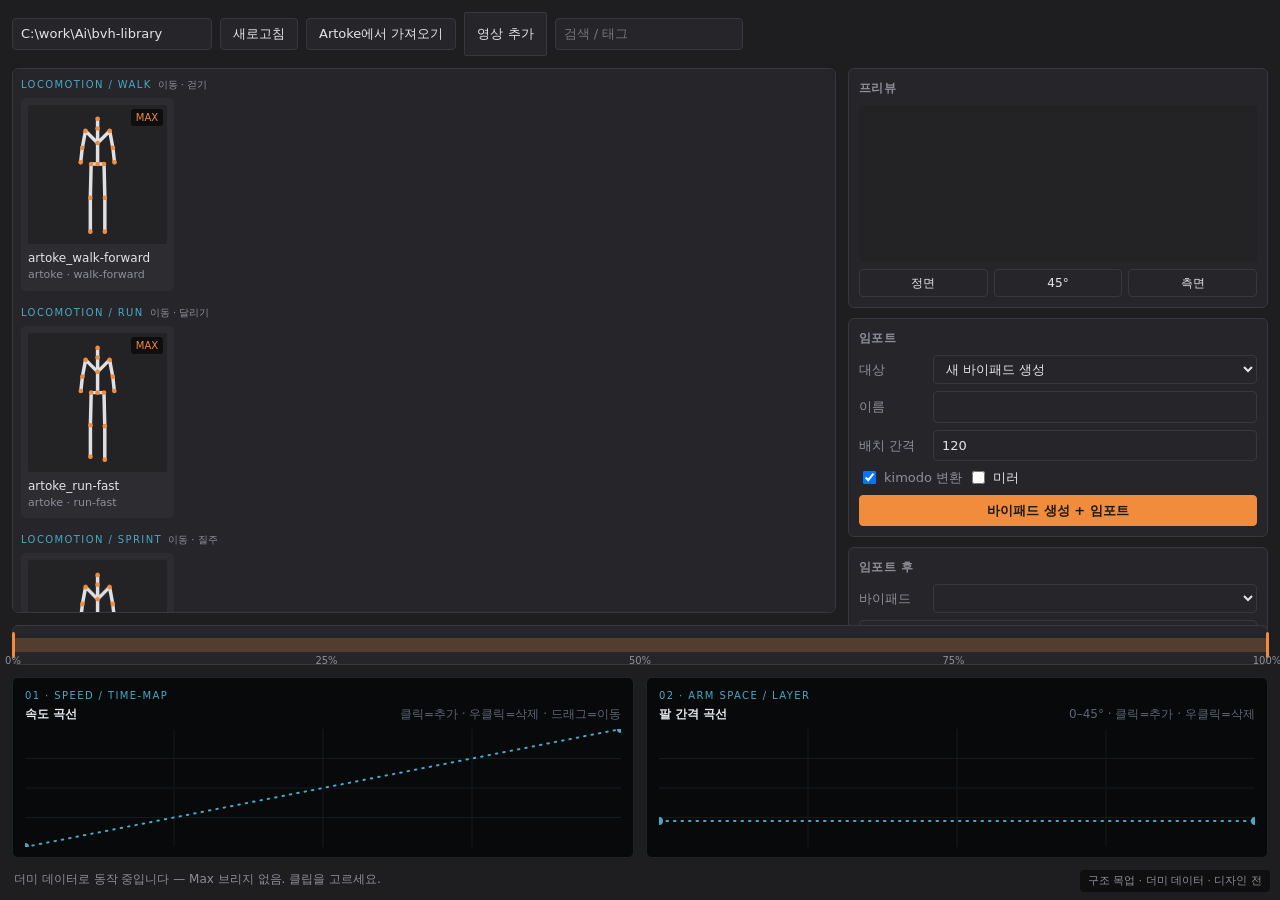
<file: src/ui/studio/web/studio_draft.html>
<!doctype html>
<html lang="ko">
<head>
<meta charset="utf-8">
<meta name="viewport" content="width=device-width, initial-scale=1">
<title>BVH Studio — 구조 목업 (디자인 전)</title>
<style>
/* ------------------------------------------------------------------
   이 스타일시트는 자리표시자다. 피그마 디자인이 확정되면 통째로 교체한다.
   일부러 중립적으로 뒀다 — 배치와 상태만 보이면 된다.
   app.js 가 찾는 선택자(.clip-card, [data-action] 등)는 유지해야 한다.
   ------------------------------------------------------------------ */
:root {
  --bg: #1e1e20;
  --panel: #26262a;
  --line: #37373d;
  --text: #e4e4e8;
  --dim: #8e8e98;
  --accent: #f08c3c;
  --pose: #48a9c5;
  --gap: 12px;
}
* { box-sizing: border-box; }
body {
  margin: 0;
  background: var(--bg);
  color: var(--text);
  font: 13px/1.5 "Segoe UI", system-ui, sans-serif;
  height: 100vh;
  display: grid;
  grid-template-rows: auto 1fr auto auto;
  gap: var(--gap);
  padding: var(--gap);
}

/* 상단 바 */
.topbar { display: flex; gap: 8px; align-items: center; flex-wrap: wrap; }
.topbar input[type="text"] { flex: 0 1 auto; }

input[type="text"], input[type="number"], select {
  background: var(--panel);
  border: 1px solid var(--line);
  color: var(--text);
  padding: 5px 8px;
  border-radius: 4px;
  font: inherit;
}
input[data-field="folder"] { flex: 1 1 320px; min-width: 200px; }
input[data-field="search"] { flex: 0 1 180px; }

button {
  background: var(--panel);
  border: 1px solid var(--line);
  color: var(--text);
  padding: 5px 12px;
  border-radius: 4px;
  font: inherit;
  cursor: pointer;
}
button:hover { border-color: var(--dim); }
button.primary { background: var(--accent); border-color: var(--accent); color: #1a1a1a; font-weight: 600; }
button.video-add { min-height: 44px; border-radius: 2px; }

.video-job-card {
  display: none; align-items: center; gap: 10px; padding: 8px 10px;
  background: var(--panel); border: 1px solid var(--line); border-radius: 2px;
}
.video-job-card.is-visible { display: flex; }
.video-job-copy { flex: 1; min-width: 180px; }
.video-job-label { white-space: nowrap; overflow: hidden; text-overflow: ellipsis; }
.video-progress { height: 4px; margin-top: 5px; background: #161619; border-radius: 2px; overflow: hidden; }
.video-progress > span { display: block; width: 0; height: 100%; background: var(--pose); transition: width .2s ease; }
.video-job-state { color: var(--pose); font-size: 11px; }

label.check { display: inline-flex; align-items: center; gap: 5px; cursor: pointer; white-space: nowrap; }

/* 본문 2단 */
.body { display: grid; grid-template-columns: 1fr 420px; gap: var(--gap); min-height: 0; }

/* 클립 그리드 — 사이트(viewer)와 같은 대분류→소분류 선반으로 그룹핑한다.
   분류는 Artoke 동기화가 남긴 artoke-manifest.json 에서 오고, 로컬 생성분은
   맨 아래 "미분류" 로 모인다. */
.clip-grid {
  display: flex;
  flex-direction: column;
  gap: 14px;
  overflow-y: auto;
  padding: 8px;
  background: var(--panel);
  border: 1px solid var(--line);
  border-radius: 6px;
}
.clip-group-label {
  margin: 0 0 6px;
  font-size: 10px;
  letter-spacing: .14em;
  color: var(--pose);
  text-transform: uppercase;
}
.clip-group-label .ko { color: var(--dim); letter-spacing: 0; text-transform: none; margin-left: 6px; }
.clip-cards {
  display: grid;
  grid-template-columns: repeat(auto-fill, minmax(128px, 1fr));
  gap: 10px;
}
.clip-card {
  border: 1px solid transparent;
  border-radius: 5px;
  padding: 6px;
  cursor: pointer;
  background: #2c2c31;
}
.clip-card:hover { border-color: var(--dim); }
.clip-card.is-selected { border-color: var(--accent); }
.clip-card canvas { width: 100%; aspect-ratio: 1; display: block; border-radius: 3px; background: #232326; }
.clip-card .name { margin-top: 5px; font-size: 12px; overflow: hidden; text-overflow: ellipsis; white-space: nowrap; }
.clip-card .tags { color: var(--dim); font-size: 11px; overflow: hidden; text-overflow: ellipsis; white-space: nowrap; }
.clip-card.is-broken { opacity: .45; cursor: not-allowed; }
.clip-card.is-broken .name::after { content: " ⚠"; }

/* 하이브리드 썸네일: Max 배치가 찍은 PNG 가 있는 카드와 계산 썸네일 카드가 섞인다.
   디자인할 때 두 상태가 다 존재한다는 걸 염두에 둘 것. */
.clip-card { position: relative; }
.clip-card.is-rendered .thumb-badge {
  position: absolute; top: 10px; right: 10px;
  background: rgba(0,0,0,.6); color: var(--accent);
  font-size: 10px; padding: 1px 5px; border-radius: 3px;
}
.clip-card .thumb-badge { display: none; }
.clip-card.is-rendered .thumb-badge { display: block; }

/* 우측 패널 */
.side { display: flex; flex-direction: column; gap: 10px; min-height: 0; }
.card { background: var(--panel); border: 1px solid var(--line); border-radius: 6px; padding: 10px; }
.card h2 { margin: 0 0 8px; font-size: 12px; color: var(--dim); font-weight: 600; letter-spacing: .04em; }
.row { display: flex; gap: 6px; align-items: center; margin-bottom: 7px; }
.row > label:first-child { flex: 0 0 68px; color: var(--dim); }
.row > input, .row > select { flex: 1 1 auto; min-width: 0; }

/* 뷰포트는 남는 세로 공간을 전부 먹는다. 아래 카드들은 고정 높이라 안 밀린다. */
.card.preview { flex: 1 1 auto; display: flex; flex-direction: column; min-height: 240px; }
.preview canvas { width: 100%; flex: 1 1 auto; min-height: 0; display: block; border-radius: 4px; background: #232326; }
.preview-bar { display: flex; gap: 6px; margin-top: 7px; }
.preview-bar button { flex: 1; padding: 4px; font-size: 12px; }

/* 타임라인 */
.timeline {
  position: relative; height: 40px; background: var(--panel);
  border: 1px solid var(--line); border-radius: 6px; touch-action: none; user-select: none;
}
.timeline .track { position: absolute; inset: 12px 0; }
.timeline .kept { position: absolute; top: 0; bottom: 0; background: rgba(240,140,60,.22); border-left: 1px solid var(--accent); border-right: 1px solid var(--accent); }
.trim-handle { position: absolute; top: 0; bottom: 0; width: 11px; margin-left: -5px; cursor: ew-resize; }
.trim-handle::after { content: ""; position: absolute; left: 4px; top: -6px; bottom: -6px; width: 3px; background: var(--accent); border-radius: 2px; }
.timeline .ticks { position: absolute; left: 0; right: 0; bottom: 1px; height: 10px; color: var(--dim); font-size: 10px; }
.timeline .ticks span { position: absolute; transform: translateX(-50%); }

/* 곡선 — 여기만 피그마 정본(BVH Studio / Tracking Editor) 디자인 언어를 따른다.
   배경 #08090B · 정상 #48A9C5 · 선택 #F5B642 · Noto Sans KR · Ease Out 160–240ms.
   나머지 화면은 아직 자리표시자다. */
.curves { display: grid; grid-template-columns: 1fr 1fr; gap: var(--gap); }
.curve {
  background: #08090B;
  border: 1px solid #1D232B;
  border-radius: 6px;
  padding: 10px 12px;
  font-family: "Noto Sans KR", "Segoe UI", system-ui, sans-serif;
  transition: border-color 200ms cubic-bezier(0, 0, 0.2, 1);
}
.curve:hover { border-color: #2D3946; }
.curve .ovl { color: #48A9C5; font-size: 10px; letter-spacing: .14em; margin-bottom: 3px; }
.curve h2 {
  margin: 0 0 6px; font-size: 12px; color: #E6EBF0; font-weight: 600;
  letter-spacing: -0.01em; line-height: 1.4; display: flex; justify-content: space-between;
}
.curve h2 .hint { font-weight: 400; color: #5B6672; letter-spacing: 0; }
.curve canvas { width: 100%; height: 118px; display: block; touch-action: none; cursor: crosshair; }

.status { color: var(--dim); font-size: 12px; min-height: 18px; padding: 0 2px; }
.status.is-error { color: #e2765e; }
.status.is-ok { color: #7fc98a; }

/* 삭제 확인 — 네이티브 confirm 대신 페이지 안 모달 (스타일 통제 + 채널 안 막음) */
.confirm-overlay {
  position: fixed; inset: 0; display: none;
  align-items: center; justify-content: center;
  background: rgba(0, 0, 0, .6); z-index: 30;
}
.confirm-overlay.is-open { display: flex; }
.confirm-box {
  width: min(420px, 90vw);
  background: #08090B; border: 1px solid #1D232B; border-radius: 6px;
  padding: 16px 18px;
  font-family: "Noto Sans KR", "Segoe UI", system-ui, sans-serif;
}
.confirm-box .confirm-text { margin: 0 0 6px; color: #E6EBF0; font-weight: 600; letter-spacing: -0.01em; }
.confirm-box .confirm-note { margin: 0 0 14px; color: var(--dim); font-size: 12px; line-height: 1.45; white-space: pre-line; }
.confirm-actions { display: flex; gap: 8px; justify-content: flex-end; }
.confirm-actions .danger { background: #F5B642; border-color: #F5B642; color: #1a1a1a; font-weight: 600; }

.mock-note {
  position: fixed; right: 10px; bottom: 8px; font-size: 11px; color: var(--dim);
  background: rgba(0,0,0,.5); padding: 3px 8px; border-radius: 4px; pointer-events: none;
}
</style>
</head>
<body>

<div class="topbar">
  <input type="text" data-field="folder" value="C:\work\Ai\bvh-library" spellcheck="false">
  <button data-action="refresh">새로고침</button>
  <button data-action="sync">Artoke에서 가져오기</button>
  <button class="video-add" data-action="add-video">영상 추가</button>
  <input type="text" data-field="search" placeholder="검색 / 태그">
</div>

<div class="video-job-card" aria-live="polite">
  <div class="video-job-copy">
    <div class="video-job-label">영상 변환 대기</div>
    <div class="video-progress" aria-hidden="true"><span></span></div>
  </div>
  <span class="video-job-state"></span>
  <button data-action="cancel-video">취소</button>
</div>

<div class="body">
  <div class="clip-grid"></div>

  <div class="side">
    <div class="card preview">
      <h2>프리뷰</h2>
      <canvas></canvas>
      <div class="preview-bar">
        <button data-action="azimuth" data-deg="0">정면</button>
        <button data-action="azimuth" data-deg="45">45°</button>
        <button data-action="azimuth" data-deg="90">측면</button>
      </div>
    </div>

    <div class="card">
      <h2>임포트</h2>
      <div class="row"><label>대상</label><select data-field="target"><option value="">새 바이패드 생성</option></select></div>
      <div class="row"><label>이름</label><input type="text" data-field="name" value=""></div>
      <div class="row"><label>배치 간격</label><input type="number" data-field="spacing" value="120" min="0" max="2000" step="10"></div>
      <div class="row">
        <label class="check"><input type="checkbox" data-field="convert" checked> kimodo 변환</label>
        <label class="check"><input type="checkbox" data-field="mirror"> 미러</label>
      </div>
      <button class="primary" data-action="import" style="width:100%">바이패드 생성 + 임포트</button>
    </div>

    <div class="card">
      <h2>임포트 후</h2>
      <div class="row"><label>바이패드</label><select data-field="biped"></select></div>
      <button data-action="mixer" style="width:100%">Motion Mixer로 보내기</button>
    </div>
  </div>
</div>

<div class="timeline">
  <div class="track">
    <div class="kept"></div>
    <div class="trim-handle" data-side="start"></div>
    <div class="trim-handle" data-side="end"></div>
  </div>
  <div class="ticks"></div>
</div>

<div class="curves">
  <div class="curve" data-kind="speed">
    <div class="ovl">01 · SPEED / TIME-MAP</div>
    <h2>속도 곡선 <span class="hint">클릭=추가 · 우클릭=삭제 · 드래그=이동</span></h2>
    <canvas></canvas>
  </div>
  <div class="curve" data-kind="armspace">
    <div class="ovl">02 · ARM SPACE / LAYER</div>
    <h2>팔 간격 곡선 <span class="hint">0–45° · 클릭=추가 · 우클릭=삭제</span></h2>
    <canvas></canvas>
  </div>
</div>

<div class="confirm-overlay">
  <div class="confirm-box">
    <p class="confirm-text"></p>
    <p class="confirm-note"></p>
    <div class="confirm-actions">
      <button data-action="confirm-cancel">취소</button>
      <button class="danger" data-action="confirm-delete">정말로 삭제하겠습니다</button>
    </div>
  </div>
</div>

<div class="status">클립을 고르세요.</div>
<div class="mock-note">구조 목업 · 더미 데이터 · 디자인 전</div>

<script>
/* ==================================================================
   BVH Studio 구조 목업

   실제 툴에서는 아래 dummy* 함수 자리에 QWebChannel 의 `bridge` 가 들어간다.
   bridge 가 있으면 그걸 쓰고, 없으면 더미로 도는 구조 — 계획서 Task 10 Step 4
   의 "브라우저에서 먼저 확인한다" 를 그대로 따른 것이다.

   포즈 데이터 모양은 파이썬 build_pose_data() 의 반환값과 같다:
     { bones: [[parent, child], ...],
       poses: [ {joint: [x,y,z], ...}, ... ],
       frames: int, frame_time: float }
   ================================================================== */

/* Max 안에서는 QWebChannel 로 파이썬 브리지가 붙는다. 밖(브라우저)에서는
   더미 데이터로 돈다 — 디자인 반복을 Max 재시작 없이 돌리기 위한 것이다. */
const BRIDGE = { obj: null };

function bcall(method, arg, cb) {
  /* 브리지 슬롯은 항상 {ok, data|error} JSON 문자열을 돌려준다 */
  const done = (raw) => {
    let res;
    try { res = JSON.parse(raw); } catch (e) { res = { ok: false, error: "응답 파싱 실패: " + raw }; }
    cb(res);
  };
  if (arg === null) BRIDGE.obj[method](done);
  else BRIDGE.obj[method](arg, done);
}

function connectBridge() {
  if (typeof QWebChannel === "undefined" || !(window.qt && qt.webChannelTransport)) return false;
  new QWebChannel(qt.webChannelTransport, (channel) => {
    BRIDGE.obj = channel.objects.bridge;
    if (!BRIDGE.obj) { setStatus("bridge 객체가 등록되지 않았습니다", "error"); return; }
    loadClipsFromBridge();
  });
  return true;
}

/* ---------- 더미 클립 목록 ----------
   category/sub 는 실제 데이터에서 artoke-manifest.json 이 준다. 더미에도 채워
   그룹핑 디자인을 브라우저에서 확인할 수 있게 한다. 일부는 일부러 미분류다. */
const DUMMY_CLIPS = [
  { stem: "artoke_walk-forward",   tags: ["artoke", "walk-forward"], kind: "walk",   rendered: true, category: "locomotion", sub: "walk" },
  { stem: "artoke_run-fast",       tags: ["artoke", "run-fast"],     kind: "run",    rendered: true, category: "locomotion", sub: "run" },
  { stem: "artoke_idle-breath",    tags: ["artoke", "idle-breath"],  kind: "idle",   category: "idle", sub: "base" },
  { stem: "attack-combo_00",       tags: ["attack-combo"],           kind: "kick",   category: "attack", sub: "unarmed" },
  { stem: "spin-kick",             tags: ["spin-kick"],              kind: "kick",   category: "attack", sub: "unarmed" },
  { stem: "jump-land",             tags: ["jump-land"],              kind: "jump",   category: "locomotion", sub: "jump" },
  { stem: "crouch-move",           tags: ["crouch-move"],            kind: "crouch", category: "locomotion", sub: "traversal" },
  { stem: "wave-hello",            tags: ["wave-hello"],             kind: "wave",   category: "emote", sub: "greet" },
  { stem: "broken-export_03",      tags: ["broken-export"],          kind: null    },
  { stem: "turn-left-90",          tags: ["turn-left-90"],           kind: "walk"  },
  { stem: "sit-down",              tags: ["sit-down"],               kind: "sit"   },
  { stem: "artoke_sprint-stop",    tags: ["artoke", "sprint-stop"],  kind: "run",    category: "locomotion", sub: "sprint" },
];

const DUMMY_CATEGORIES = [
  { slug: "locomotion", label: "이동", subs: [
    { slug: "walk", label: "걷기" }, { slug: "run", label: "달리기" },
    { slug: "sprint", label: "질주" }, { slug: "jump", label: "점프" },
    { slug: "traversal", label: "특수 이동" },
  ]},
  { slug: "attack", label: "공격", subs: [{ slug: "unarmed", label: "맨손" }] },
  { slug: "idle", label: "대기", subs: [{ slug: "base", label: "기본 대기" }] },
  { slug: "emote", label: "감정 표현", subs: [{ slug: "greet", label: "인사" }] },
];

/* ---------- 더미 골격 ---------- */
const BONES = [
  ["Hips","Chest"],["Chest","Neck"],["Neck","Head"],
  ["Chest","LeftUpArm"],["LeftUpArm","LeftLowArm"],["LeftLowArm","LeftHand"],
  ["Chest","RightUpArm"],["RightUpArm","RightLowArm"],["RightLowArm","RightHand"],
  ["Hips","LeftUpLeg"],["LeftUpLeg","LeftLowLeg"],["LeftLowLeg","LeftFoot"],
  ["Hips","RightUpLeg"],["RightUpLeg","RightLowLeg"],["RightLowLeg","RightFoot"],
];

/* 동작별 성격. 실제 툴은 BVH 좌표를 쓰므로 이 표는 목업 전용이다 —
   카드가 전부 똑같아 보이면 그리드 디자인을 판단할 수 없어서 넣었다. */
const KINDS = {
  idle:   { amp: 0.12, crouch:  0, lift: 0, armUp: 0.0, splay: 0.0 },
  walk:   { amp: 0.55, crouch:  0, lift: 0, armUp: 0.0, splay: 0.0 },
  run:    { amp: 1.00, crouch:  6, lift: 0, armUp: 0.0, splay: 0.0 },
  kick:   { amp: 1.20, crouch:  0, lift: 0, armUp: 0.0, splay: 0.9 },
  jump:   { amp: 0.80, crouch: -8, lift: 26, armUp: 0.8, splay: 0.3 },
  crouch: { amp: 0.40, crouch: 34, lift: 0, armUp: 0.0, splay: 0.2 },
  wave:   { amp: 0.20, crouch:  0, lift: 0, armUp: 1.0, splay: 0.0 },
  sit:    { amp: 0.10, crouch: 46, lift: 0, armUp: 0.0, splay: 0.5 },
};

function dummyPose(phase, kind) {
  const TAU = Math.PI * 2;
  const k = KINDS[kind] || KINDS.walk;
  const amp = k.amp;
  const s = Math.sin(phase * TAU), c = Math.cos(phase * TAU);
  const bob = Math.abs(Math.sin(phase * TAU)) * 3 * amp;
  const hipY = 92 - bob - k.crouch + k.lift * Math.max(0, s);

  const legSwing = s * 32 * amp * (1 + k.splay), legSwing2 = -s * 32 * amp;
  const armSwing = -s * 26 * amp, armSwing2 = s * 26 * amp;
  const knee = Math.max(0, c) * 18 * amp + k.crouch * 0.6;

  const p = {};
  p.Hips  = [0, hipY, 0];
  p.Chest = [0, hipY + 26, 0];
  p.Neck  = [0, hipY + 44, 0];
  p.Head  = [0, hipY + 56, 0];

  const wave = k.armUp * (30 + 14 * s);
  p.LeftUpArm   = [-15, hipY + 41, 0];
  p.LeftLowArm  = [-19 - k.armUp * 4, hipY + 20 + wave, armSwing * 0.5];
  p.LeftHand    = [-21 - k.armUp * 8, hipY + 2 + wave * 2, armSwing];
  p.RightUpArm  = [ 15, hipY + 41, 0];
  p.RightLowArm = [ 19, hipY + 20, armSwing2 * 0.5];
  p.RightHand   = [ 21, hipY + 2,  armSwing2];

  p.LeftUpLeg   = [-8, hipY, 0];
  p.LeftLowLeg  = [-9, hipY - 42 + knee * 0.3, legSwing * 0.6];
  p.LeftFoot    = [-9, hipY - 84 + knee,       legSwing];
  p.RightUpLeg  = [ 8, hipY, 0];
  p.RightLowLeg = [ 9, hipY - 42, legSwing2 * 0.6];
  p.RightFoot   = [ 9, hipY - 84, legSwing2];
  return p;
}

/* 재생 프레임은 균등 간격이어야 원본 타이밍이 보존된다. 포즈 차이가 큰 순으로
   고르면 정지 한 장으로는 좋지만 이어 붙이면 멈췄다 순간이동하는 것처럼 보인다. */
const PLAYBACK_FRAMES = 24;

/* 정지 상태에서 보여줄 대표 프레임: 평균 포즈에서 가장 먼 것.
   0번은 대개 준비 자세라 무슨 동작인지 설명하지 못한다. (파이썬 poster_index 와 같은 규칙) */
function posterIndex(poses) {
  const vecs = poses.map((p) => {
    const root = p.Hips;
    return Object.keys(p).sort().flatMap((n) => [0, 1, 2].map((a) => p[n][a] - root[a]));
  });
  if (!vecs.length) return 0;
  const mean = vecs[0].map((_, i) => vecs.reduce((s, v) => s + v[i], 0) / vecs.length);
  const dist = (v) => v.reduce((s, x, i) => s + (x - mean[i]) ** 2, 0);
  let best = 0;
  vecs.forEach((v, i) => { if (dist(v) > dist(vecs[best])) best = i; });
  return best;
}

function dummyPoseData(kind) {
  if (!kind) return null;                       // 파싱 실패 클립
  const poses = [];
  for (let i = 0; i < PLAYBACK_FRAMES; i++) poses.push(dummyPose(i / PLAYBACK_FRAMES, kind));
  return { bones: BONES, poses, poster: posterIndex(poses), frames: 60, frame_time: 1 / 30 };
}

/* ---------- 그리기 ---------- */
function project(pos, azimuthDeg) {
  const r = azimuthDeg * Math.PI / 180;
  return [pos[0] * Math.cos(r) + pos[2] * Math.sin(r), pos[1]];
}

function fitCanvas(canvas) {
  const dpr = window.devicePixelRatio || 1;
  const rect = canvas.getBoundingClientRect();
  const w = Math.max(1, Math.round(rect.width * dpr));
  const h = Math.max(1, Math.round(rect.height * dpr));
  if (canvas.width !== w || canvas.height !== h) { canvas.width = w; canvas.height = h; }
  const ctx = canvas.getContext("2d");
  ctx.setTransform(dpr, 0, 0, dpr, 0, 0);
  return { ctx, w: rect.width, h: rect.height };
}

/* 클립 전체 프레임을 덮는 투영 바운딩박스. 방위각마다 한 번만 계산해 캐시한다. */
function clipBounds(data, azimuth) {
  data._bounds = data._bounds || {};
  if (data._bounds[azimuth]) return data._bounds[azimuth];
  let minX = Infinity, maxX = -Infinity, minY = Infinity, maxY = -Infinity;
  for (const pose of data.poses) {
    for (const name in pose) {
      const [x, y] = project(pose[name], azimuth);
      if (x < minX) minX = x; if (x > maxX) maxX = x;
      if (y < minY) minY = y; if (y > maxY) maxY = y;
    }
  }
  return (data._bounds[azimuth] = { minX, maxX, minY, maxY });
}

function drawPose(canvas, data, index, azimuth) {
  const { ctx, w, h } = fitCanvas(canvas);
  ctx.clearRect(0, 0, w, h);
  if (!data) {
    ctx.fillStyle = "#5a5a62";
    ctx.font = "12px system-ui";
    ctx.textAlign = "center";
    /* undefined = 브리지 응답 대기(로딩), null = 파싱 실패 */
    ctx.fillText(data === undefined ? "…" : "파싱 실패", w / 2, h / 2);
    return;
  }
  const pose = data.poses[((index % data.poses.length) + data.poses.length) % data.poses.length];
  const pts = {};
  for (const name in pose) pts[name] = project(pose[name], azimuth);

  /* 배율은 클립 전체 bounds 로 한 번만 정한다. 프레임마다 다시 맞추면
     (a) 웅크린 자세가 확대되어 선 자세와 구분이 안 되고
     (b) 재생 중 매 프레임 크기가 출렁여 캐릭터가 숨쉬듯 떨린다.
     파이썬 build_pose_data 가 클립 단위 bounds 를 캐시에 넣는 이유다. */
  const b = clipBounds(data, azimuth);
  const span = Math.max(b.maxX - b.minX, b.maxY - b.minY) || 1;
  const scale = (Math.min(w, h) * 0.82) / span;
  const cx = (b.maxX + b.minX) / 2, cy = (b.maxY + b.minY) / 2;
  const S = (p) => [w / 2 + (p[0] - cx) * scale, h / 2 - (p[1] - cy) * scale];

  ctx.lineCap = "round";
  ctx.lineWidth = Math.max(2, Math.min(w, h) / 40);
  ctx.strokeStyle = "#e0e0e4";
  ctx.beginPath();
  for (const [a, b] of data.bones) {
    if (!pts[a] || !pts[b]) continue;
    const p1 = S(pts[a]), p2 = S(pts[b]);
    ctx.moveTo(p1[0], p1[1]); ctx.lineTo(p2[0], p2[1]);
  }
  ctx.stroke();

  ctx.fillStyle = "#f08c3c";
  const r = Math.max(1.5, Math.min(w, h) / 60);
  for (const n in pts) {
    const p = S(pts[n]);
    ctx.beginPath(); ctx.arc(p[0], p[1], r, 0, Math.PI * 2); ctx.fill();
  }
}

/* ---------- 상태 ---------- */
const state = {
  clips: [],
  categories: [],         // 사이트의 선반 구조 (artoke-manifest.json 에서)
  poseCache: new Map(),
  pending: new Set(),      // 브리지에 포즈를 요청해 놓고 기다리는 클립
  importCount: 0,          // 배치 간격 = importCount x spacing (원본 .ms 와 같은 규칙)
  selected: null,
  hovered: null,
  azimuth: 0,
  trim: [0, 1],
  speedPoints:  [[0, 0], [1, 1]],
  armPoints:    [[0, 0.22], [1, 0.22]],
  videoJob: null,
  videoTimer: null,
};

const grid = document.querySelector(".clip-grid");
const previewCanvas = document.querySelector(".preview canvas");
const statusEl = document.querySelector(".status");

function setStatus(msg, kind) {
  statusEl.textContent = msg;
  statusEl.className = "status" + (kind ? " is-" + kind : "");
}

function poseFor(stem) {
  if (state.poseCache.has(stem)) return state.poseCache.get(stem);
  const clip = state.clips.find((c) => c.stem === stem);

  /* 브리지가 있고 실제 파일 경로가 있으면 파이썬에서 FK 좌표를 받아온다.
     비동기라 도착 전에는 undefined(로딩)를 돌려주고, 도착하면 그 카드만 다시 그린다. */
  if (BRIDGE.obj && clip && clip.path) {
    if (!state.pending.has(stem)) {
      state.pending.add(stem);
      bcall("pose_data", clip.path, (res) => {
        state.pending.delete(stem);
        state.poseCache.set(stem, res.ok ? res.data : null);
        const card = grid.querySelector('.clip-card[data-stem="' + CSS.escape(stem) + '"]');
        if (card) {
          if (!res.ok) { card.classList.add("is-broken"); card.title = res.error; }
          drawPose(card.querySelector("canvas"), state.poseCache.get(stem), posterOf(stem), 0);
        }
      });
    }
    return undefined;                          // 로딩 중
  }

  state.poseCache.set(stem, dummyPoseData(clip ? clip.kind : null));
  return state.poseCache.get(stem);
}

function loadClipsFromBridge(selectPath) {
  const folder = document.querySelector('[data-field="folder"]').value;
  bcall("list_clips", folder, (res) => {
    if (res.ok && res.data.clips.length) {
      state.clips = res.data.clips;
      state.categories = res.data.categories || [];
      state.poseCache.clear();
      state.pending.clear();
      if (selectPath) {
        const selected = res.data.clips.find((clip) => clip.path === selectPath);
        if (selected) state.selected = selected.stem;
      }
      renderGrid();
      setStatus("라이브러리 " + res.data.clips.length + "개 클립 (실제 데이터)", "ok");
      refreshBipeds();
    } else {
      setStatus(res.ok ? "폴더에 .bvh 가 없습니다: " + folder : res.error, "error");
    }
  });
}

const VIDEO_STAGES = {
  queued: "대기", extracting: "관절 추정", converting: "BVH 변환",
  validating: "검증", complete: "완료", blocked: "설치 필요",
  failed: "실패", cancelled: "취소됨"
};

function showVideoJob(job) {
  state.videoJob = job;
  const card = document.querySelector(".video-job-card");
  card.classList.add("is-visible");
  card.querySelector(".video-job-label").textContent = job.video || "영상 변환";
  card.querySelector(".video-job-state").textContent = VIDEO_STAGES[job.stage] || job.stage;
  card.querySelector(".video-progress > span").style.width = (job.progress || 0) + "%";
  card.querySelector('[data-action="cancel-video"]').style.display =
    ["complete", "blocked", "failed", "cancelled"].includes(job.status) ? "none" : "block";
}

function pollVideoJob(jobId) {
  clearTimeout(state.videoTimer);
  bcall("video_job_status", jobId, (res) => {
    if (!res.ok) { setStatus(res.error, "error"); return; }
    const job = res.data;
    showVideoJob(job);
    if (!["complete", "blocked", "failed", "cancelled"].includes(job.status)) {
      state.videoTimer = setTimeout(() => pollVideoJob(jobId), 500);
    } else if (job.status === "complete") {
      setStatus("BVH 생성 완료: " + job.bvh_path, "ok");
      loadClipsFromBridge(job.bvh_path);
    } else if (job.status === "blocked") {
      setStatus("RTMW3D 설치가 필요합니다: " + job.help_path, "error");
    } else if (job.status === "failed") {
      setStatus(job.error || "영상 변환 실패", "error");
    } else {
      setStatus("영상 변환을 취소했습니다.");
    }
  });
}

function addVideo() {
  if (!BRIDGE.obj) { setStatus("영상 추가는 3ds Max 안에서 동작합니다.", "error"); return; }
  bcall("choose_video", null, (picked) => {
    if (!picked.ok) { setStatus(picked.error, "error"); return; }
    if (picked.data.cancelled) return;
    const payload = {
      video: picked.data.path,
      library: document.querySelector('[data-field="folder"]').value
    };
    setStatus("RTMW3D 관절 추정 준비 중…");
    bcall("start_video_job", JSON.stringify(payload), (started) => {
      if (!started.ok) { setStatus(started.error, "error"); return; }
      showVideoJob(started.data);
      pollVideoJob(started.data.id);
    });
  });
}

function refreshBipeds() {
  if (!BRIDGE.obj) return;
  bcall("scene_bipeds", null, (res) => {
    if (!res.ok) return;
    /* "임포트 후" 의 biped 셀렉트와 "임포트" 의 대상 셀렉트를 같은 목록으로 채운다.
       대상 셀렉트는 맨 앞에 "새 바이패드 생성"(빈 값) 을 유지하고 선택을 보존한다. */
    for (const field of ["biped", "target"]) {
      const sel = document.querySelector('[data-field="' + field + '"]');
      const prev = sel.value;
      sel.innerHTML = "";
      if (field === "target") {
        const none = document.createElement("option");
        none.value = "";
        none.textContent = "새 바이패드 생성";
        sel.appendChild(none);
      }
      for (const name of res.data) {
        const opt = document.createElement("option");
        opt.value = name;
        opt.textContent = name;
        sel.appendChild(opt);
      }
      if ([...sel.options].some((o) => o.value === prev)) sel.value = prev;
    }
    updateImportButton();
  });
}

/* 대상이 기존 바이패드면 버튼이 하는 일이 달라진다 — 라벨로 알려준다 */
function updateImportButton() {
  const target = document.querySelector('[data-field="target"]').value;
  document.querySelector('[data-action="import"]').textContent =
    target ? "선택한 바이패드에 적용" : "바이패드 생성 + 임포트";
}

/* 속도 곡선이 항등이 아니면 (출력비율, 원본비율) 제어점을 프레임 단위 time_map 으로
   편다. 파이썬 build_time_map 과 같은 선형 보간 — 인덱스는 트림된 뒤 기준이다. */
function timeMapFromCurve(data) {
  const pts = state.speedPoints;
  const identity =
    pts.length === 2 &&
    pts[0][0] === 0 && pts[0][1] === 0 &&
    pts[1][0] === 1 && pts[1][1] === 1;
  if (identity || !data || !data.frames) return null;
  const nSrc = Math.max(1, Math.round(data.frames * (state.trim[1] - state.trim[0])));
  const last = nSrc - 1;
  const outFrames = Math.max(1, Math.round(pts[pts.length - 1][0] * last) + 1);
  /* 화면과 같은 PCHIP 스플라인으로 샘플한다. 이론상 단조가 보장되지만
     부동소수 오차 방지로 누적 최댓값 클램프를 한 번 더 건다 (warp 의 감소 금지). */
  const map = [];
  let prev = 0;
  for (let i = 0; i < outFrames; i++) {
    let v = sampleCurve(pts, last ? i / last : 0) * last;
    if (v < prev) v = prev;
    map.push(v);
    prev = v;
  }
  return map;
}

/* 호버가 끝나면 0번이 아니라 대표 프레임으로 되돌아간다 */
function posterOf(stem) {
  const data = poseFor(stem);
  return data ? (data.poster || 0) : 0;
}

/* ---------- 그리드 ---------- */
function makeCard(clip) {
  const card = document.createElement("div");
  card.className = "clip-card";
  card.dataset.stem = clip.stem;
  /* 브리지 클립(path 있음)은 포즈 요청이 실패했을 때만 is-broken 이 붙는다
     (poseFor 콜백). 더미 클립은 kind 가 없으면 파싱 실패 시나리오다. */
  if (!clip.path && !clip.kind) {
    card.classList.add("is-broken");
    card.title = "BVH 파싱 실패 — 목록에서 빼지 않고 사유를 표시한다";
  }
  if (state.poseCache.get(clip.stem) === null && clip.path) {
    card.classList.add("is-broken");
  }
  if (clip.stem === state.selected) card.classList.add("is-selected");
  // Max 배치가 찍은 PNG 가 있으면 그걸 쓰고, 없으면 canvas 로 계산해 그린다.
  // PNG 가 없다고 빈칸을 만들지 않는다 — 라이브러리는 Max 없이도 즉시 열려야 한다.
  if (clip.rendered) card.classList.add("is-rendered");
  card.innerHTML =
    "<canvas></canvas><span class='thumb-badge'>MAX</span>" +
    "<div class='name'></div><div class='tags'></div>";
  card.querySelector(".name").textContent = clip.stem;
  card.querySelector(".tags").textContent = clip.tags.join(" · ");
  return card;
}

/* 사이트(viewer)와 같은 선반: 대분류→소분류 순서대로, 빈 그룹은 건너뛰고,
   매니페스트에 없는 클립(로컬 생성분)은 맨 아래 "미분류" 로 모은다. */
function shelveClips(shown) {
  const groups = [];
  const taken = new Set();
  for (const cat of state.categories) {
    for (const sub of cat.subs || []) {
      const items = shown.filter((c) => c.category === cat.slug && c.sub === sub.slug);
      if (!items.length) continue;
      groups.push({ en: cat.slug + " / " + sub.slug, ko: cat.label + " · " + sub.label, items });
      for (const c of items) taken.add(c.stem);
    }
    const loose = shown.filter((c) => c.category === cat.slug && !taken.has(c.stem));
    if (loose.length) {
      groups.push({ en: cat.slug, ko: cat.label, items: loose });
      for (const c of loose) taken.add(c.stem);
    }
  }
  const rest = shown.filter((c) => !taken.has(c.stem));
  if (rest.length) groups.push({ en: "unshelved", ko: "미분류 · 로컬 생성", items: rest });
  return groups;
}

function renderGrid() {
  const q = (document.querySelector('[data-field="search"]').value || "").trim().toLowerCase();
  grid.innerHTML = "";
  const shown = state.clips.filter(
    (c) => !q || c.stem.toLowerCase().includes(q) || c.tags.some((t) => t.includes(q))
  );
  if (!shown.length) {
    grid.innerHTML = '<div style="color:var(--dim);padding:16px">일치하는 클립이 없습니다.</div>';
    return;
  }
  for (const group of shelveClips(shown)) {
    const section = document.createElement("div");
    section.className = "clip-group";
    section.innerHTML = '<p class="clip-group-label"></p><div class="clip-cards"></div>';
    const label = section.querySelector(".clip-group-label");
    label.textContent = group.en;
    const ko = document.createElement("span");
    ko.className = "ko";
    ko.textContent = group.ko;
    label.appendChild(ko);
    const cards = section.querySelector(".clip-cards");
    for (const clip of group.items) cards.appendChild(makeCard(clip));
    // 캔버스는 문서에 붙은 뒤에 그린다 — 떨어진 채 그리면 rect 가 0×0 이라
    // 1픽셀을 카드 크기로 늘린 단색 사각형이 된다.
    grid.appendChild(section);
    for (const card of cards.children) {
      const stem = card.dataset.stem;
      drawPose(card.querySelector("canvas"), poseFor(stem), posterOf(stem), 0);
    }
  }
}

/* 문서 전체에 rAF 루프는 하나뿐이다.
   호버 중인 카드 하나와 프리뷰만 프레임을 돌린다.
   카드마다 타이머를 두면 클립이 늘수록 죽는다. */
let lastTick = 0, frameIndex = 0;
function tick(now) {
  if (now - lastTick > 90) {
    lastTick = now;
    frameIndex++;
    if (state.hovered) {
      const card = grid.querySelector('.clip-card[data-stem="' + CSS.escape(state.hovered) + '"]');
      if (card) drawPose(card.querySelector("canvas"), poseFor(state.hovered), frameIndex, 0);
    }
    if (state.selected) drawPose(previewCanvas, poseFor(state.selected), frameIndex, state.azimuth);
  }
  requestAnimationFrame(tick);
}
requestAnimationFrame(tick);

grid.addEventListener("mouseover", (e) => {
  const card = e.target.closest(".clip-card");
  if (!card || card.dataset.stem === state.hovered) return;
  if (state.hovered) {
    const prev = grid.querySelector('.clip-card[data-stem="' + CSS.escape(state.hovered) + '"]');
    if (prev) drawPose(prev.querySelector("canvas"), poseFor(state.hovered), posterOf(state.hovered), 0);
  }
  state.hovered = card.dataset.stem;
});
grid.addEventListener("mouseleave", () => {
  if (state.hovered) {
    const prev = grid.querySelector('.clip-card[data-stem="' + CSS.escape(state.hovered) + '"]');
    if (prev) drawPose(prev.querySelector("canvas"), poseFor(state.hovered), posterOf(state.hovered), 0);
  }
  state.hovered = null;
});
grid.addEventListener("click", (e) => {
  const card = e.target.closest(".clip-card");
  if (!card) return;
  if (card.classList.contains("is-broken")) { setStatus("파싱에 실패한 클립입니다.", "error"); return; }
  state.selected = card.dataset.stem;
  document.querySelector('[data-field="name"]').value = "Bip_" + state.selected;
  renderGrid();
  const data = poseFor(state.selected);
  if (data) setStatus(state.selected + " — " + data.frames + "프레임 / " + (data.frames * data.frame_time).toFixed(1) + "초");
  else setStatus(state.selected + " — 포즈 로딩 중…");
});

/* ---------- 삭제 (우클릭 → 확인 모달) ----------
   네이티브 confirm() 은 QWebEngine 채널을 막을 수 있어 페이지 안 모달로 받는다.
   삭제는 로컬 라이브러리 폴더만 정리한다 — 사이트(홈페이지)에는 아무 요청도
   보내지 않는다. */
const confirmOverlay = document.querySelector(".confirm-overlay");

function openDeleteConfirm(clip) {
  state.pendingDelete = clip;
  confirmOverlay.querySelector(".confirm-text").textContent =
    "“" + clip.stem + "” 모션을 삭제할까요?";
  let note = "라이브러리 폴더에서만 지워집니다 — 홈페이지에는 영향이 없습니다.";
  if (clip.stem.startsWith("artoke_"))
    note += "\nArtoke 동기화를 다시 하면 이 클립은 다시 받아집니다.";
  confirmOverlay.querySelector(".confirm-note").textContent = note;
  confirmOverlay.classList.add("is-open");
}

function closeDeleteConfirm() {
  state.pendingDelete = null;
  confirmOverlay.classList.remove("is-open");
}

grid.addEventListener("contextmenu", (e) => {
  const card = e.target.closest(".clip-card");
  if (!card) return;
  e.preventDefault();
  const clip = state.clips.find((c) => c.stem === card.dataset.stem);
  if (clip) openDeleteConfirm(clip);
});

/* 상자 바깥 클릭 = 취소 */
confirmOverlay.addEventListener("click", (e) => {
  if (e.target === confirmOverlay) closeDeleteConfirm();
});

/* ---------- 타임라인 ---------- */
const timelineEl = document.querySelector(".timeline");
const trackEl = timelineEl.querySelector(".track");
const keptEl = timelineEl.querySelector(".kept");

function renderTimeline() {
  const [a, b] = state.trim;
  keptEl.style.left = (a * 100) + "%";
  keptEl.style.width = ((b - a) * 100) + "%";
  trackEl.querySelector('[data-side="start"]').style.left = (a * 100) + "%";
  trackEl.querySelector('[data-side="end"]').style.left = (b * 100) + "%";
  const ticks = timelineEl.querySelector(".ticks");
  ticks.innerHTML = "";
  for (let i = 0; i <= 4; i++) {
    const s = document.createElement("span");
    s.style.left = (i * 25) + "%";
    s.textContent = Math.round(i * 25) + "%";
    ticks.appendChild(s);
  }
}

trackEl.addEventListener("pointerdown", (e) => {
  const handle = e.target.closest(".trim-handle");
  if (!handle) return;
  const side = handle.dataset.side;
  handle.setPointerCapture(e.pointerId);       // 커서가 막대를 벗어나도 드래그 유지
  const MIN = 1 / 60;                          // 최소 한 프레임
  const onMove = (ev) => {
    const rect = trackEl.getBoundingClientRect();
    let v = (ev.clientX - rect.left) / rect.width;
    v = Math.min(1, Math.max(0, v));
    if (side === "start") state.trim[0] = Math.min(v, state.trim[1] - MIN);
    else                  state.trim[1] = Math.max(v, state.trim[0] + MIN);
    renderTimeline();
    setStatus("트림 " + Math.round(state.trim[0] * 100) + "% – " + Math.round(state.trim[1] * 100) + "%");
  };
  const onUp = () => {
    handle.removeEventListener("pointermove", onMove);
    handle.removeEventListener("pointerup", onUp);
  };
  handle.addEventListener("pointermove", onMove);
  handle.addEventListener("pointerup", onUp);
});

/* ---------- 곡선 보간 ----------
   제어점 사이를 직선이 아니라 모노톤 3차 스플라인(Fritsch–Butland PCHIP)으로
   잇는다. 베지어 핸들 없이도 DCC 곡선처럼 부드럽고, 제어점이 단조이면 곡선도
   단조가 수학적으로 보장된다 — 속도 곡선이 time_map 의 "감소 금지" 요구를
   오버슈트 없이 항상 만족한다는 뜻이다 (일반 캣멀롬은 여기서 튀어나온다). */
function pchipTangents(pts) {
  const n = pts.length, h = [], d = [];
  for (let i = 0; i < n - 1; i++) {
    h[i] = pts[i + 1][0] - pts[i][0];
    d[i] = h[i] ? (pts[i + 1][1] - pts[i][1]) / h[i] : 0;
  }
  const m = new Array(n);
  m[0] = d[0] || 0; m[n - 1] = d[n - 2] || 0;
  for (let i = 1; i < n - 1; i++) {
    if (d[i - 1] * d[i] <= 0) m[i] = 0;      // 극점에서는 접선 0 (오버슈트 방지)
    else {
      const w1 = 2 * h[i] + h[i - 1], w2 = h[i] + 2 * h[i - 1];
      m[i] = (w1 + w2) / (w1 / d[i - 1] + w2 / d[i]);
    }
  }
  return m;
}

function sampleCurve(pts, x) {
  if (pts.length < 2 || x <= pts[0][0]) return pts[0][1];
  if (x >= pts[pts.length - 1][0]) return pts[pts.length - 1][1];
  const m = pchipTangents(pts);
  let i = 0;
  while (x > pts[i + 1][0]) i++;
  const h = pts[i + 1][0] - pts[i][0];
  if (!h) return pts[i + 1][1];
  const t = (x - pts[i][0]) / h, t2 = t * t, t3 = t2 * t;
  return (2 * t3 - 3 * t2 + 1) * pts[i][1] + (t3 - 2 * t2 + t) * h * m[i]
       + (-2 * t3 + 3 * t2) * pts[i + 1][1] + (t3 - t2) * h * m[i + 1];
}

/* ---------- 곡선 ---------- */
function curveSetup(el, points, opts) {
  const canvas = el.querySelector("canvas");
  let active = -1;                             // 드래그 중인 제어점 (피그마: 앰버 링)

  function draw() {
    const { ctx, w, h } = fitCanvas(canvas);
    ctx.clearRect(0, 0, w, h);
    const P = (p) => [p[0] * w, h - p[1] / opts.max * h];

    ctx.strokeStyle = "#141A21"; ctx.lineWidth = 1;
    ctx.beginPath();
    for (let i = 1; i < 4; i++) {
      ctx.moveTo(0, h * i / 4); ctx.lineTo(w, h * i / 4);
      ctx.moveTo(w * i / 4, 0); ctx.lineTo(w * i / 4, h);
    }
    ctx.stroke();

    /* 피그마 모션 언어의 궤적 표기 — 점선 시안 */
    ctx.strokeStyle = "#48A9C5"; ctx.lineWidth = 2;
    ctx.lineCap = "round";
    ctx.setLineDash([1.5, 6]);
    ctx.beginPath();
    const x0 = points[0][0], x1 = points[points.length - 1][0];
    const STEPS = 72;                          // 스플라인을 촘촘히 샘플해 그린다
    for (let i = 0; i <= STEPS; i++) {
      const x = x0 + (x1 - x0) * i / STEPS;
      const s = P([x, sampleCurve(points, x)]);
      i ? ctx.lineTo(s[0], s[1]) : ctx.moveTo(s[0], s[1]);
    }
    ctx.stroke();
    ctx.setLineDash([]);

    points.forEach((p, i) => {
      const s = P(p);
      const isActive = i === active;
      ctx.fillStyle = isActive ? "#F5B642" : "#48A9C5";
      ctx.beginPath(); ctx.arc(s[0], s[1], 4, 0, Math.PI * 2); ctx.fill();
      if (isActive) {                          // 선택 링 (피그마: 드래그 보정 상태)
        ctx.strokeStyle = "#F5B642"; ctx.lineWidth = 1.5;
        ctx.beginPath(); ctx.arc(s[0], s[1], 9, 0, Math.PI * 2); ctx.stroke();
      }
    });
  }

  canvas.addEventListener("pointerdown", (e) => {
    const rect = canvas.getBoundingClientRect();
    const mx = (e.clientX - rect.left) / rect.width;
    let idx = 0, best = Infinity;
    points.forEach((p, i) => { const d = Math.abs(p[0] - mx); if (d < best) { best = d; idx = i; } });
    if (best > 0.12) {                                    // 빈 곳을 누르면 제어점을 추가한다
      const my = (1 - (e.clientY - rect.top) / rect.height) * opts.max;
      idx = points.findIndex((p) => p[0] > mx);
      if (idx < 0) idx = points.length;
      points.splice(idx, 0, [mx, my]);
    }
    canvas.setPointerCapture(e.pointerId);
    const onMove = (ev) => {
      const r = canvas.getBoundingClientRect();
      let x = Math.min(1, Math.max(0, (ev.clientX - r.left) / r.width));
      let y = Math.min(opts.max, Math.max(0, (1 - (ev.clientY - r.top) / r.height) * opts.max));
      // 단조성은 드래그 단계에서 이웃 값으로 클램프해 강제한다.
      // build_time_map 이 ValueError 를 던지기 전에 UI 에서 막는 것이다.
      if (idx > 0) x = Math.max(x, points[idx - 1][0]);
      if (idx < points.length - 1) x = Math.min(x, points[idx + 1][0]);
      if (opts.monotoneY) {
        if (idx > 0) y = Math.max(y, points[idx - 1][1]);
        if (idx < points.length - 1) y = Math.min(y, points[idx + 1][1]);
      }
      if (idx === 0) x = 0;
      if (idx === points.length - 1) x = Math.max(x, 0.05);
      points[idx] = [x, y];
      draw();
      setStatus(opts.label + " 제어점 " + points.length + "개");
    };
    const onUp = () => {
      canvas.removeEventListener("pointermove", onMove);
      canvas.removeEventListener("pointerup", onUp);
      active = -1;
      draw();
    };
    canvas.addEventListener("pointermove", onMove);
    canvas.addEventListener("pointerup", onUp);
    active = idx;
    draw();
  });

  /* 우클릭 = 제어점 삭제 (DCC 관례). 양 끝점은 곡선의 앵커라 지울 수 없다. */
  canvas.addEventListener("contextmenu", (e) => {
    e.preventDefault();
    const rect = canvas.getBoundingClientRect();
    const mx = (e.clientX - rect.left) / rect.width;
    const my = (1 - (e.clientY - rect.top) / rect.height) * opts.max;
    let idx = -1, best = Infinity;
    points.forEach((p, i) => {
      const d = Math.hypot(p[0] - mx, (p[1] - my) / opts.max);
      if (d < best) { best = d; idx = i; }
    });
    if (idx <= 0 || idx >= points.length - 1) {
      setStatus("양 끝점은 지울 수 없습니다");
      return;
    }
    if (best > 0.08) return;                   // 점 근처가 아니면 무시
    points.splice(idx, 1);
    draw();
    setStatus(opts.label + " 제어점 삭제 — " + points.length + "개 (우클릭=삭제)");
  });

  return draw;
}

const drawSpeed = curveSetup(document.querySelector('.curve[data-kind="speed"]'),
  state.speedPoints, { max: 1, monotoneY: true, label: "속도 곡선" });
const drawArm = curveSetup(document.querySelector('.curve[data-kind="armspace"]'),
  state.armPoints, { max: 1, monotoneY: false, label: "팔 간격 곡선" });

/* ---------- 버튼 ---------- */
document.addEventListener("click", (e) => {
  const btn = e.target.closest("[data-action]");
  if (!btn) return;
  const action = btn.dataset.action;
  if (action === "azimuth") {
    state.azimuth = Number(btn.dataset.deg);
    setStatus("방위각 " + state.azimuth + "°");
  } else if (action === "refresh") {
    state.poseCache.clear();
    if (BRIDGE.obj) loadClipsFromBridge();
    else { renderGrid(); setStatus("새로고침했습니다."); }
  } else if (action === "sync") {
    if (!BRIDGE.obj) { setStatus("(목업) 동기화는 Max 안에서 동작합니다."); return; }
    setStatus("Artoke 모션 동기화 중…");
    bcall("sync_from_artoke", document.querySelector('[data-field="folder"]').value, (res) => {
      if (!res.ok) { setStatus(res.error, "error"); return; }
      const got = res.data.downloaded;
      setStatus(got.length ? "Artoke 다운로드: " + got.join(", ") : "최신 상태 — 새 모션 없음", "ok");
      if (got.length) loadClipsFromBridge();
    });
  } else if (action === "add-video") {
    addVideo();
  } else if (action === "cancel-video") {
    if (!state.videoJob) return;
    bcall("cancel_video_job", state.videoJob.id, (res) => {
      if (res.ok) showVideoJob(res.data);
      setStatus(res.ok ? "영상 변환을 취소했습니다." : res.error, res.ok ? "" : "error");
    });
  } else if (action === "import") {
    if (!state.selected) { setStatus("클립을 먼저 고르세요.", "error"); return; }
    const clip = state.clips.find((c) => c.stem === state.selected);
    if (!BRIDGE.obj || !clip || !clip.path) {
      setStatus("(목업) 임포트는 Max 안에서 동작합니다 — 브라우저에서는 미리보기만.", "error");
      return;
    }
    const data = poseFor(state.selected);
    const target = document.querySelector('[data-field="target"]').value;
    const payload = {
      path: clip.path,
      convert: document.querySelector('[data-field="convert"]').checked,
      mirror: document.querySelector('[data-field="mirror"]').checked,
      trim_start: state.trim[0],
      trim_end: state.trim[1],
    };
    const timeMap = timeMapFromCurve(data);
    if (timeMap) payload.time_map = timeMap;
    if (target) {
      /* 기존 바이패드에 적용 — 이름/배치 간격은 새 바이패드 전용이라 안 보낸다 */
      payload.biped = target;
      setStatus("적용 중… (" + clip.stem + " → " + target + ")");
      bcall("retarget_clip", JSON.stringify(payload), (res) => {
        if (res.ok) {
          setStatus(res.data.message, "ok");
          refreshBipeds();
        } else setStatus(res.error, "error");
      });
      return;
    }
    payload.name = document.querySelector('[data-field="name"]').value || ("Bip_" + clip.stem);
    payload.x_offset = state.importCount * Number(document.querySelector('[data-field="spacing"]').value || 0);
    setStatus("임포트 중… (" + clip.stem + ")");
    bcall("import_clip", JSON.stringify(payload), (res) => {
      if (res.ok) {
        state.importCount++;
        setStatus(res.data.message, "ok");
        refreshBipeds();
      } else setStatus(res.error, "error");
    });
  } else if (action === "confirm-cancel") {
    closeDeleteConfirm();
  } else if (action === "confirm-delete") {
    const clip = state.pendingDelete;
    closeDeleteConfirm();
    if (!clip) return;
    if (clip.stem === state.selected) state.selected = null;
    if (!BRIDGE.obj || !clip.path) {
      // 목업: 화면에서만 지워 그룹 재배치를 확인한다
      state.clips = state.clips.filter((c) => c.stem !== clip.stem);
      renderGrid();
      setStatus("(목업) 삭제: " + clip.stem);
      return;
    }
    const folder = document.querySelector('[data-field="folder"]').value;
    bcall("delete_clip", JSON.stringify({ folder: folder, path: clip.path }), (res) => {
      if (res.ok) {
        setStatus("삭제: " + res.data.removed.join(", "), "ok");
        loadClipsFromBridge();
      } else setStatus(res.error, "error");
    });
  } else if (action === "mixer") {
    if (!BRIDGE.obj) { setStatus("(목업) Motion Mixer 전송"); return; }
    const sel = document.querySelector('[data-field="biped"]');
    if (!sel.value) { setStatus("바이패드를 선택하세요", "error"); return; }
    const clipsDir = document.querySelector('[data-field="folder"]').value + "\\clips";
    bcall("send_to_mixer", JSON.stringify({ biped: sel.value, clips_dir: clipsDir }), (res) => {
      setStatus(res.ok ? res.data.message : res.error, res.ok ? "ok" : "error");
    });
  }
});

document.querySelector('[data-field="search"]').addEventListener("input", renderGrid);
document.querySelector('[data-field="target"]').addEventListener("change", updateImportButton);

/* ---------- 시작 ---------- */
state.clips = DUMMY_CLIPS;
state.categories = DUMMY_CATEGORIES;
renderGrid();
renderTimeline();
drawSpeed();
drawArm();
window.addEventListener("resize", () => { renderTimeline(); drawSpeed(); drawArm(); });
if (!connectBridge())
  setStatus("더미 데이터로 동작 중입니다 — Max 브리지 없음. 클립을 고르세요.");
</script>
</body>
</html>
</file>
